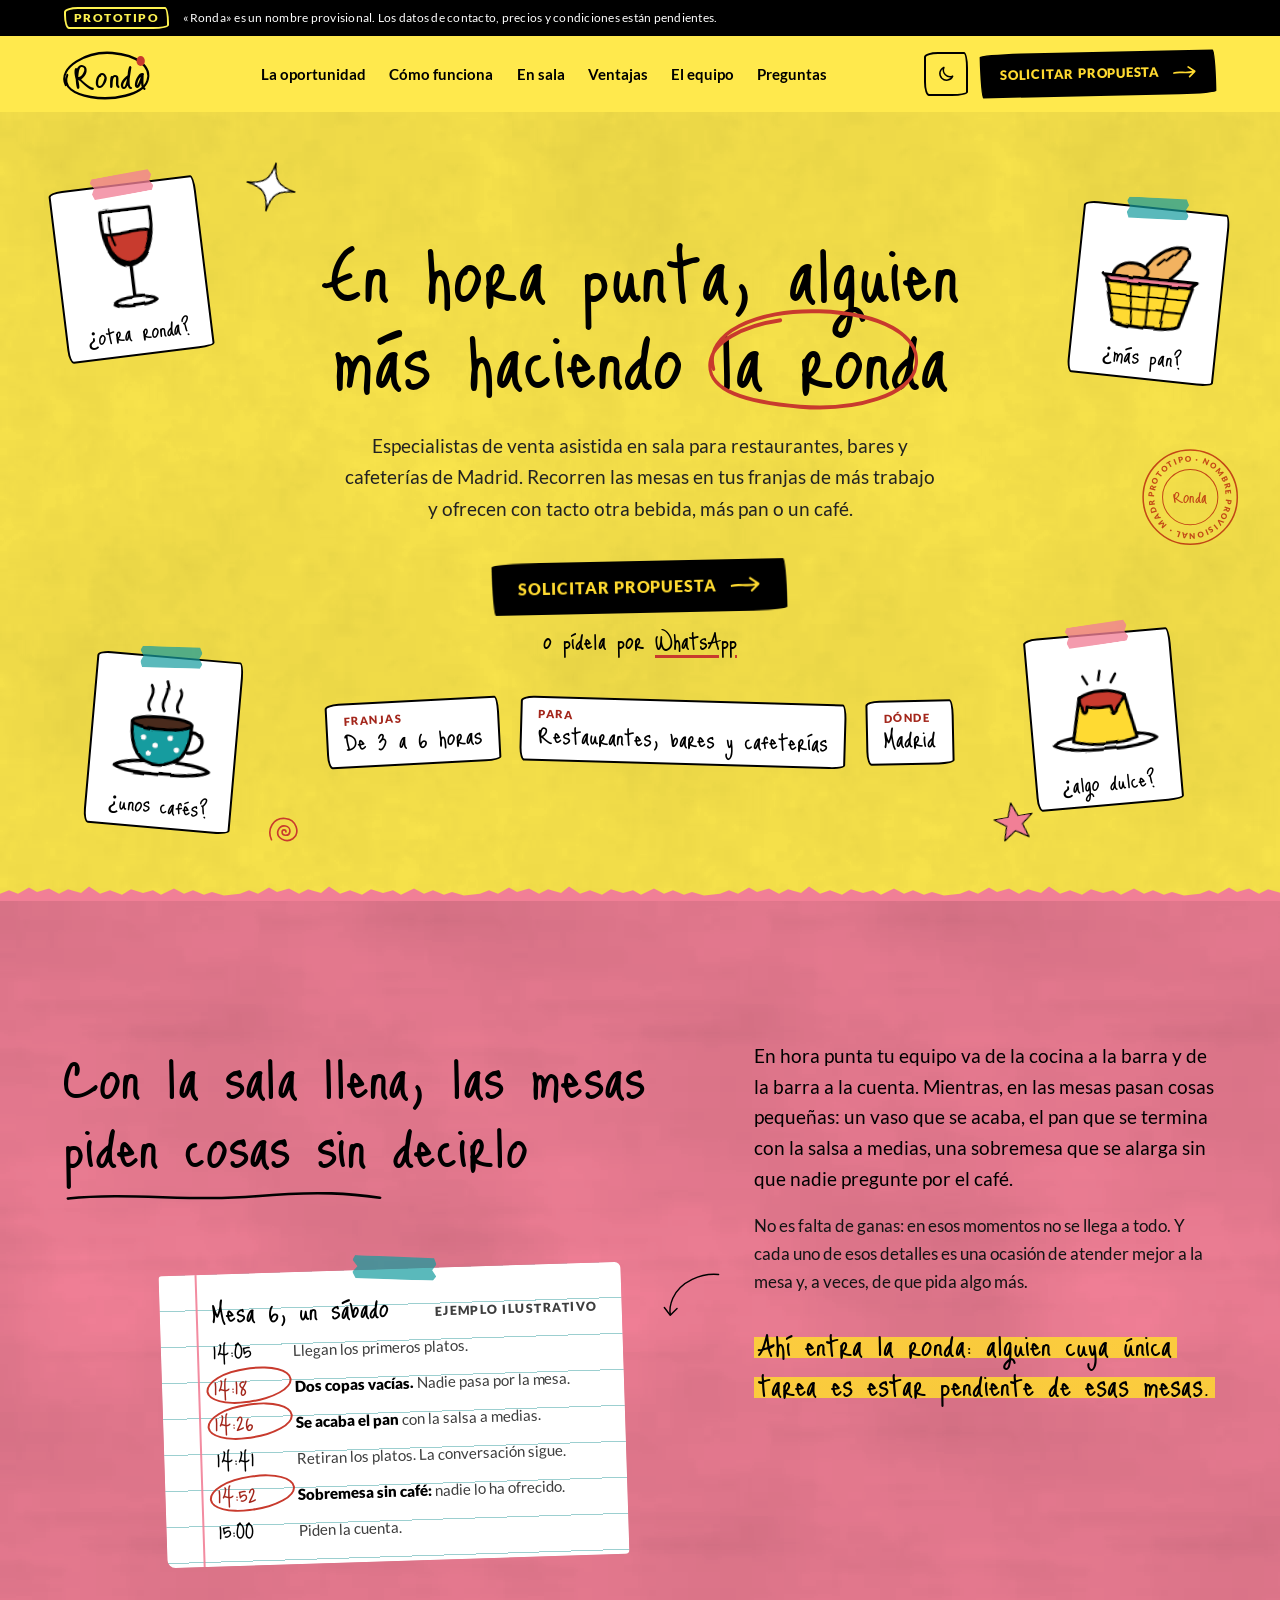
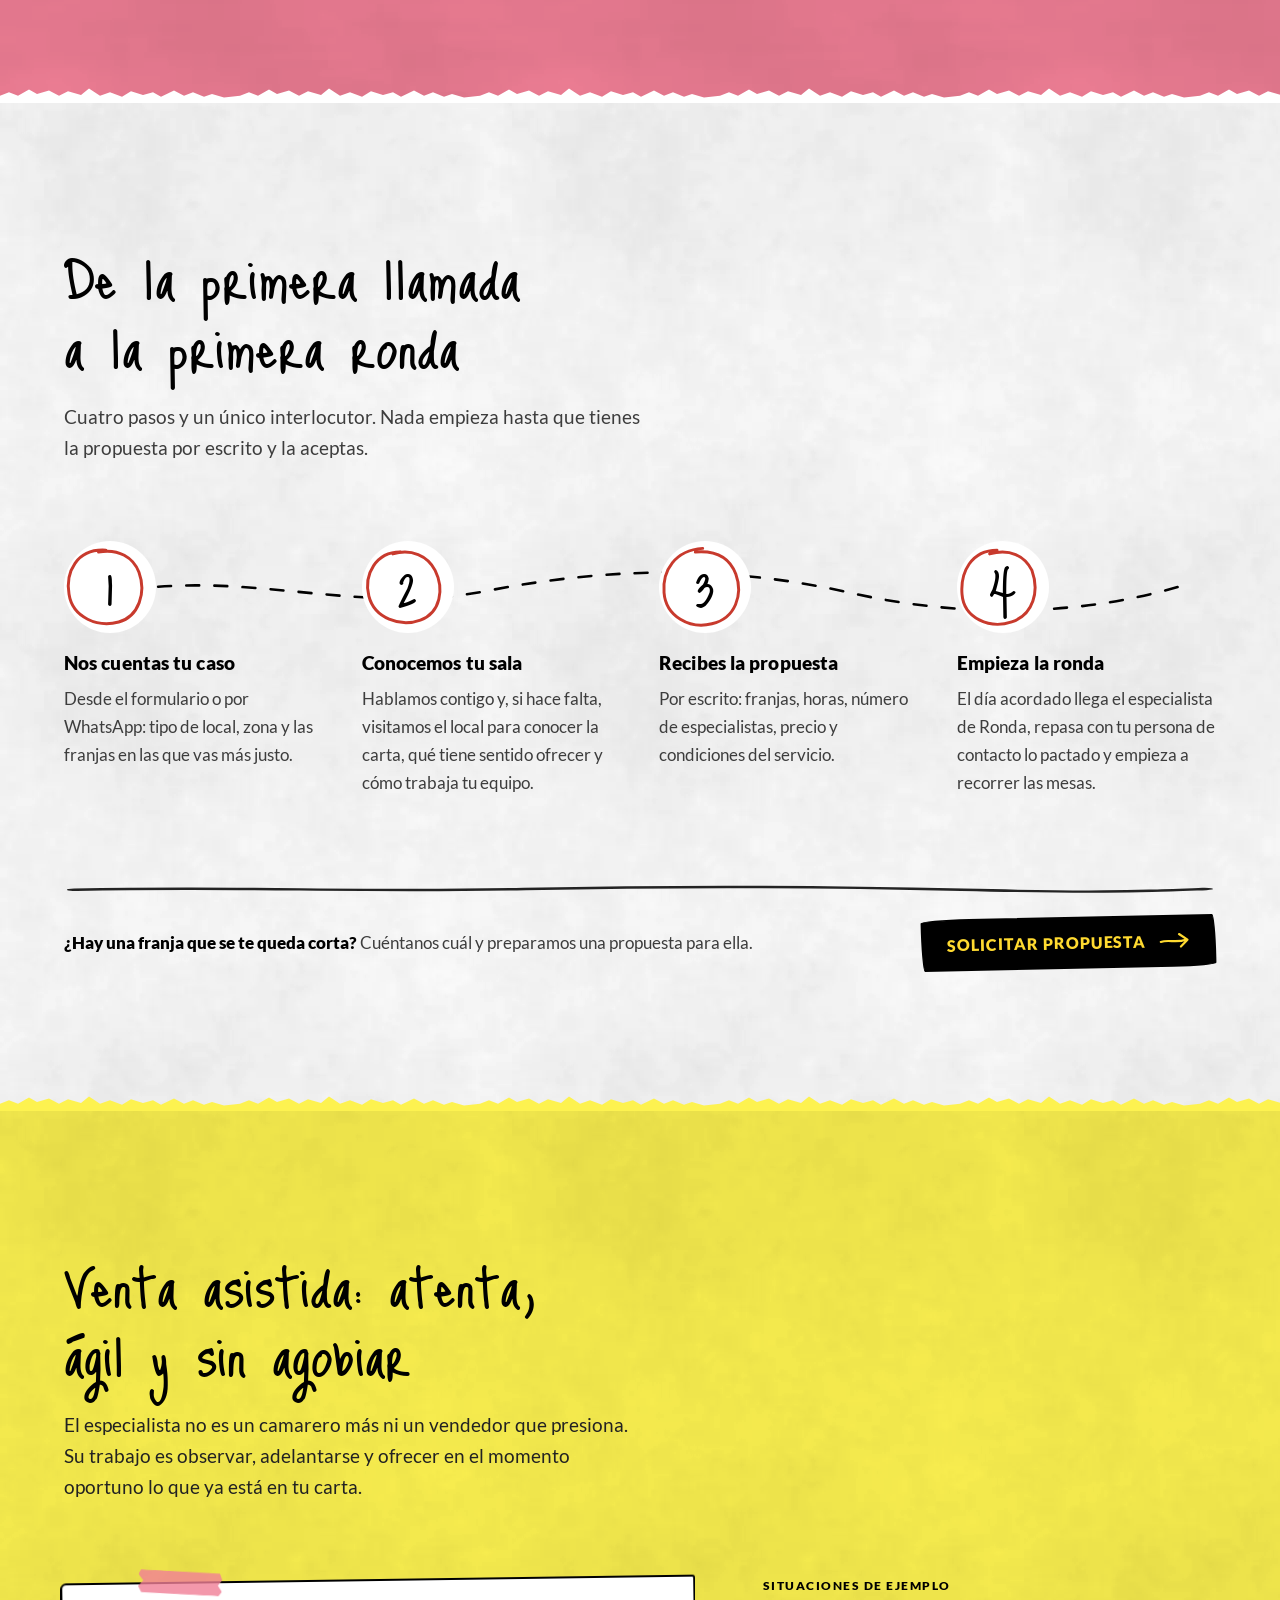
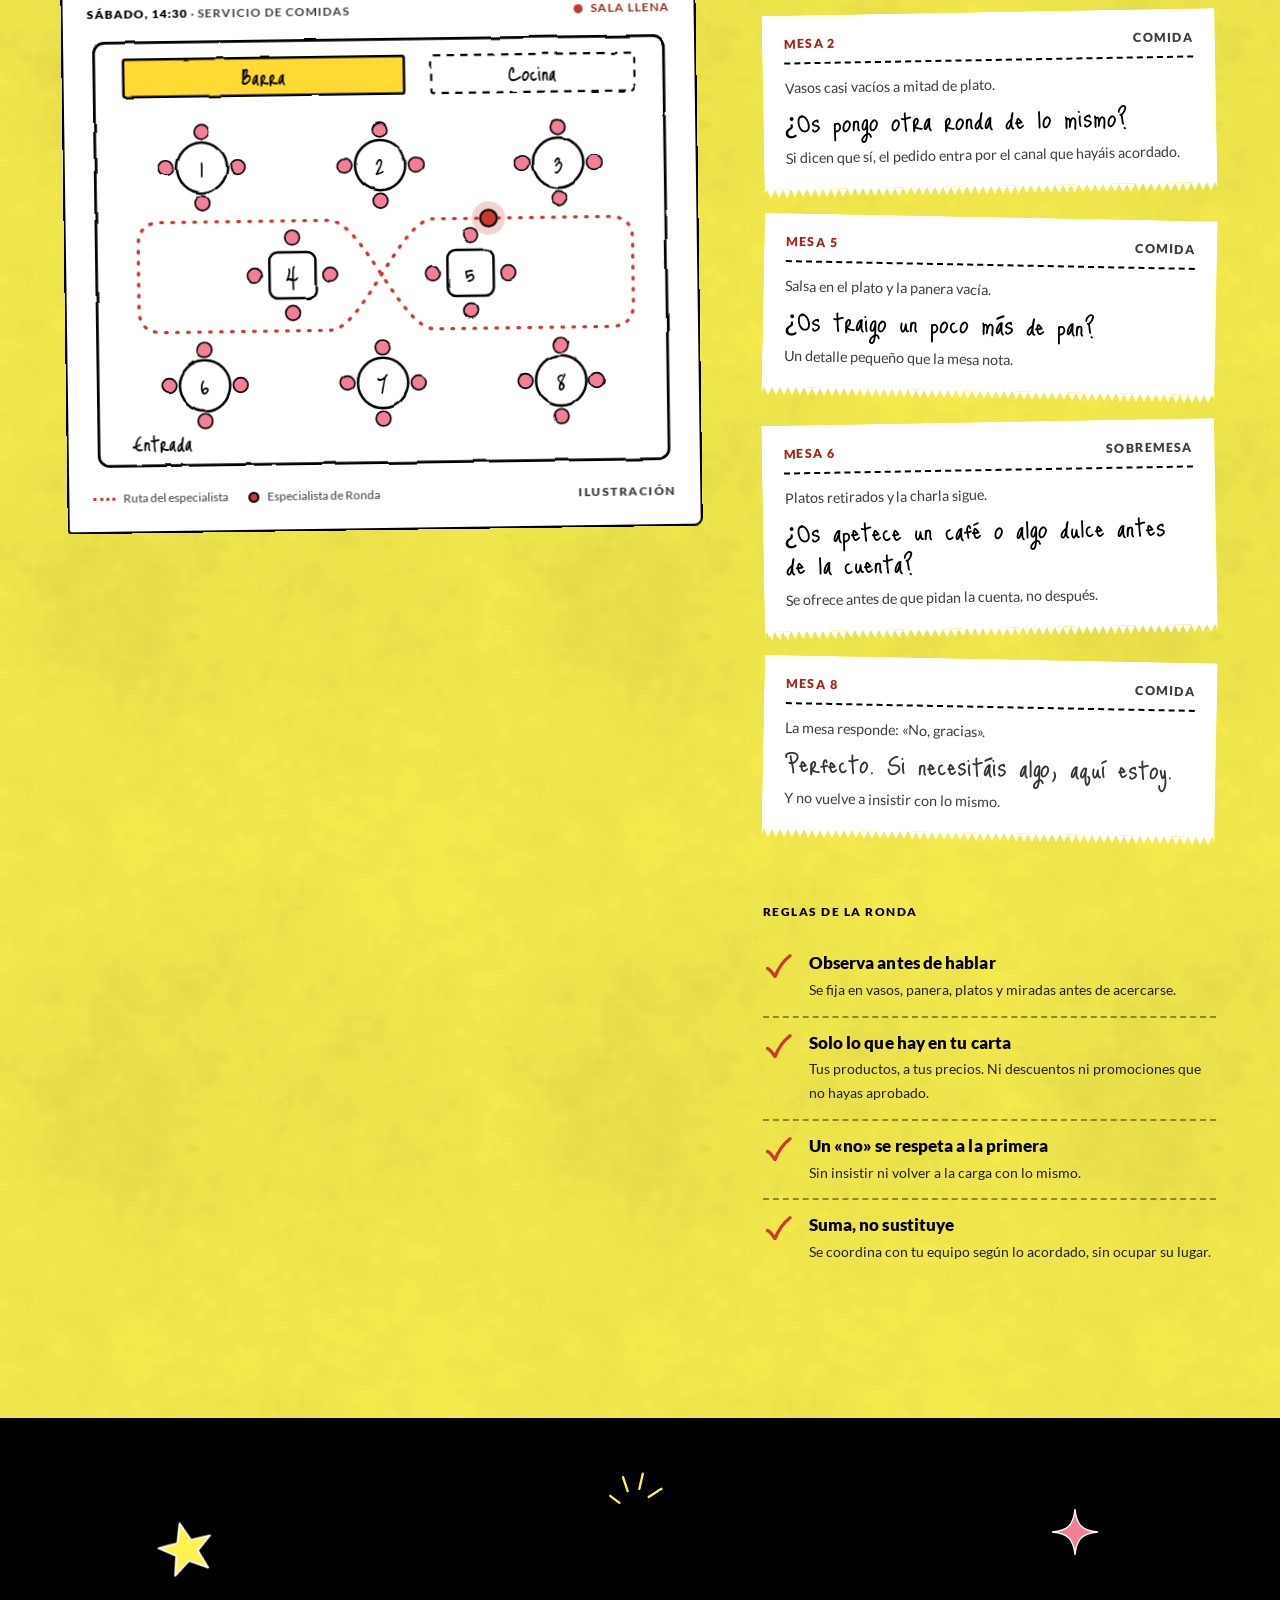
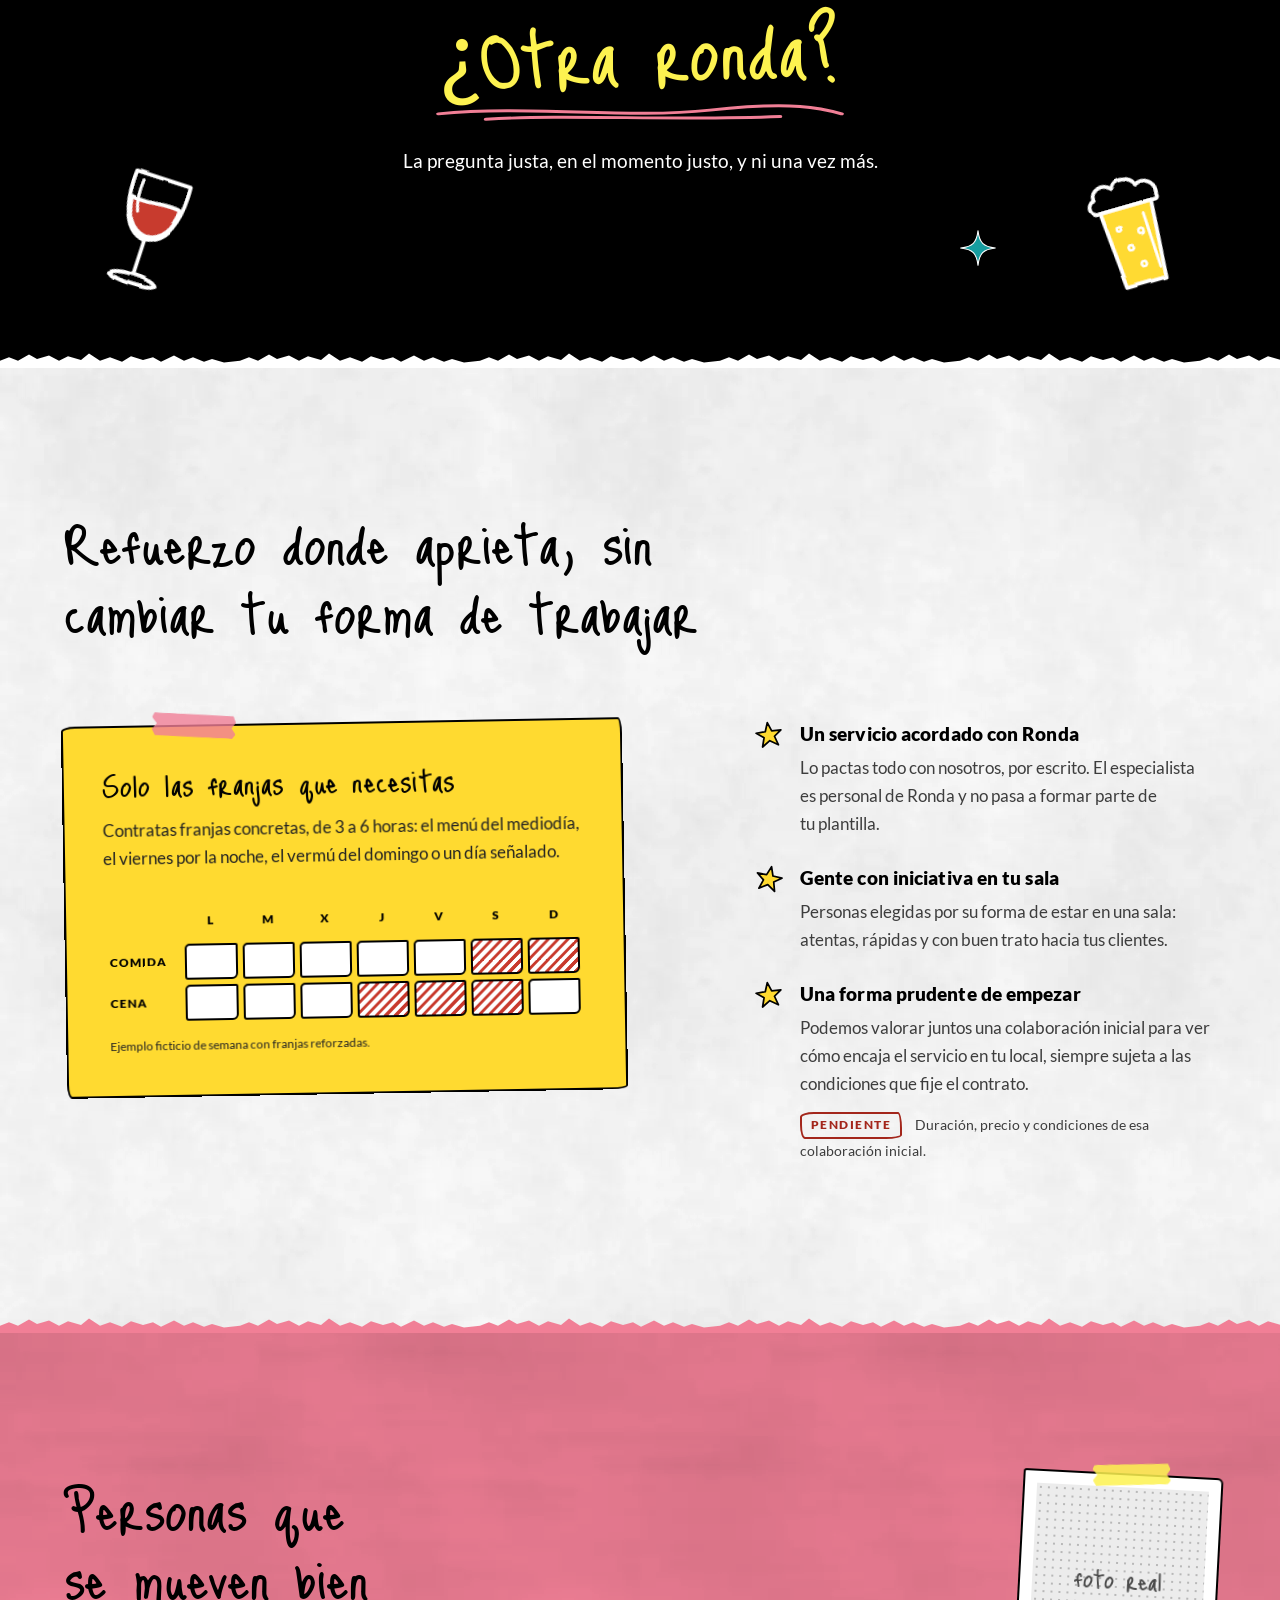
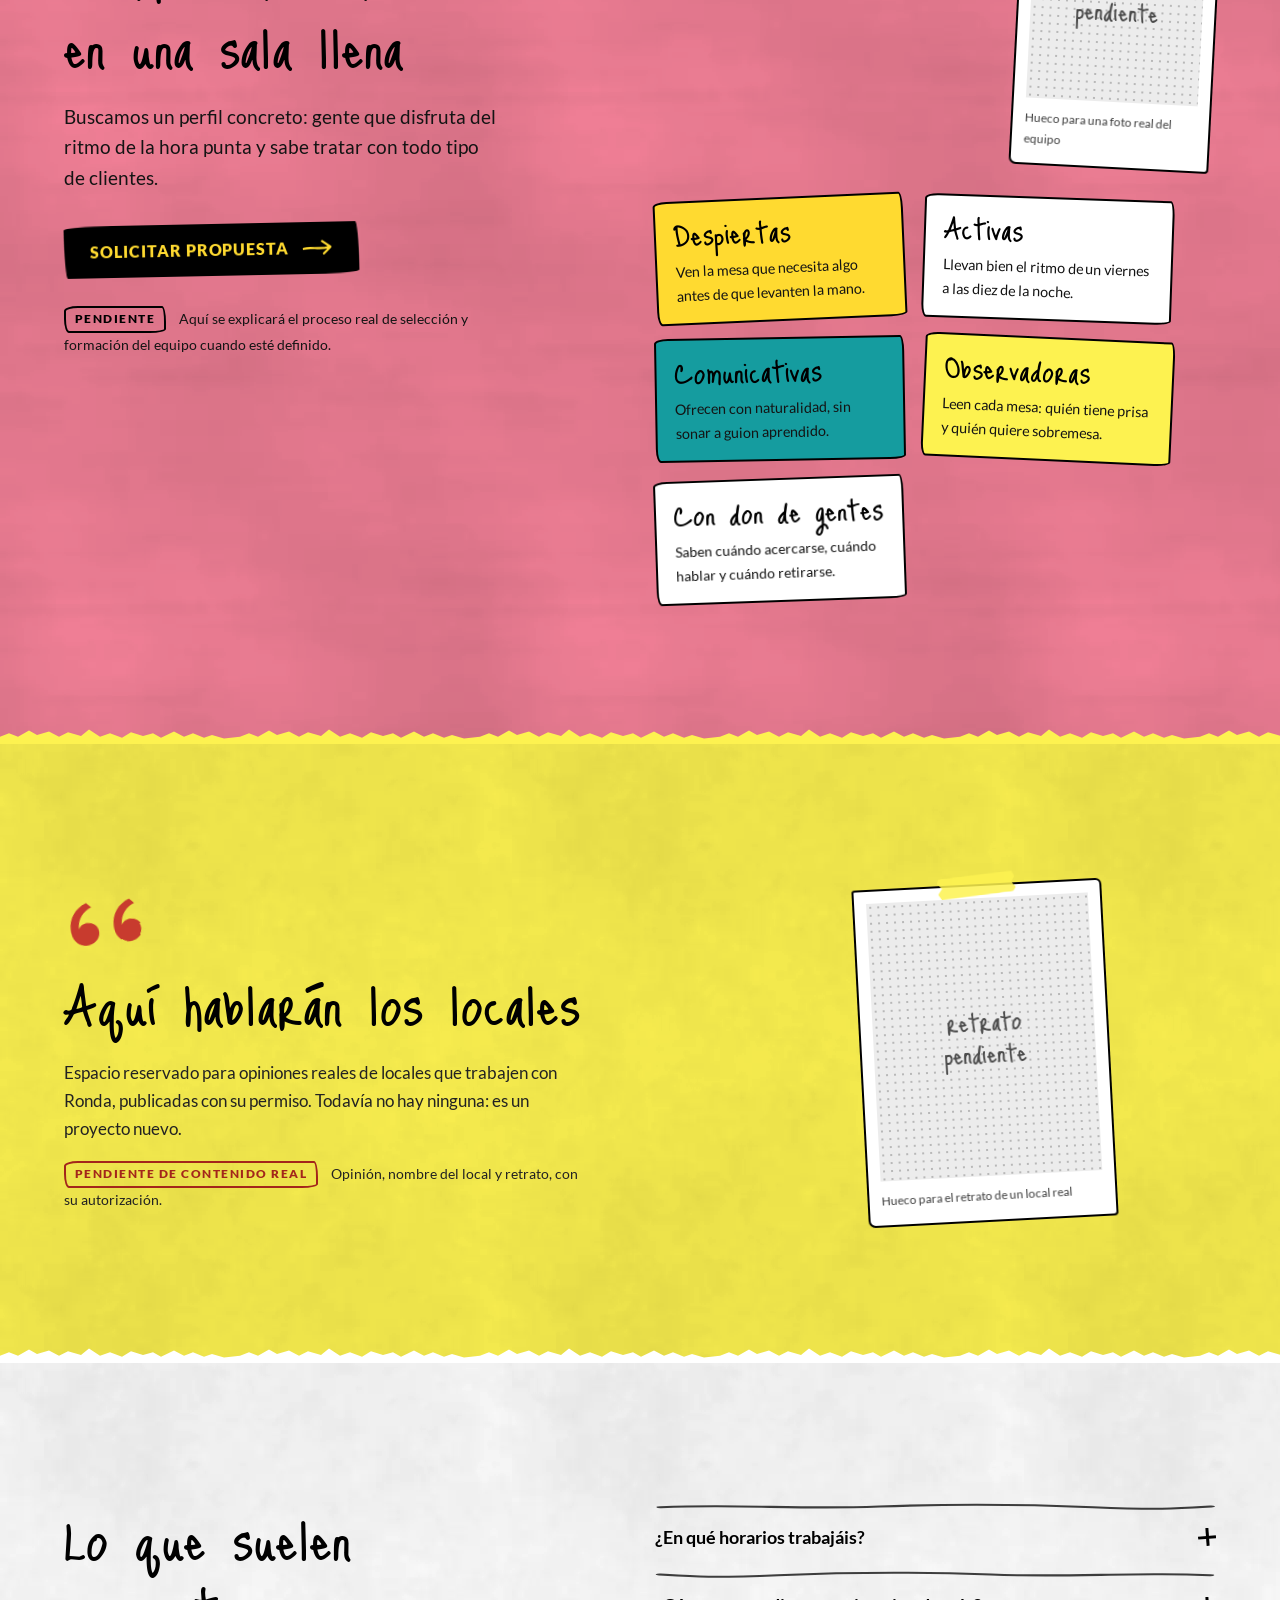
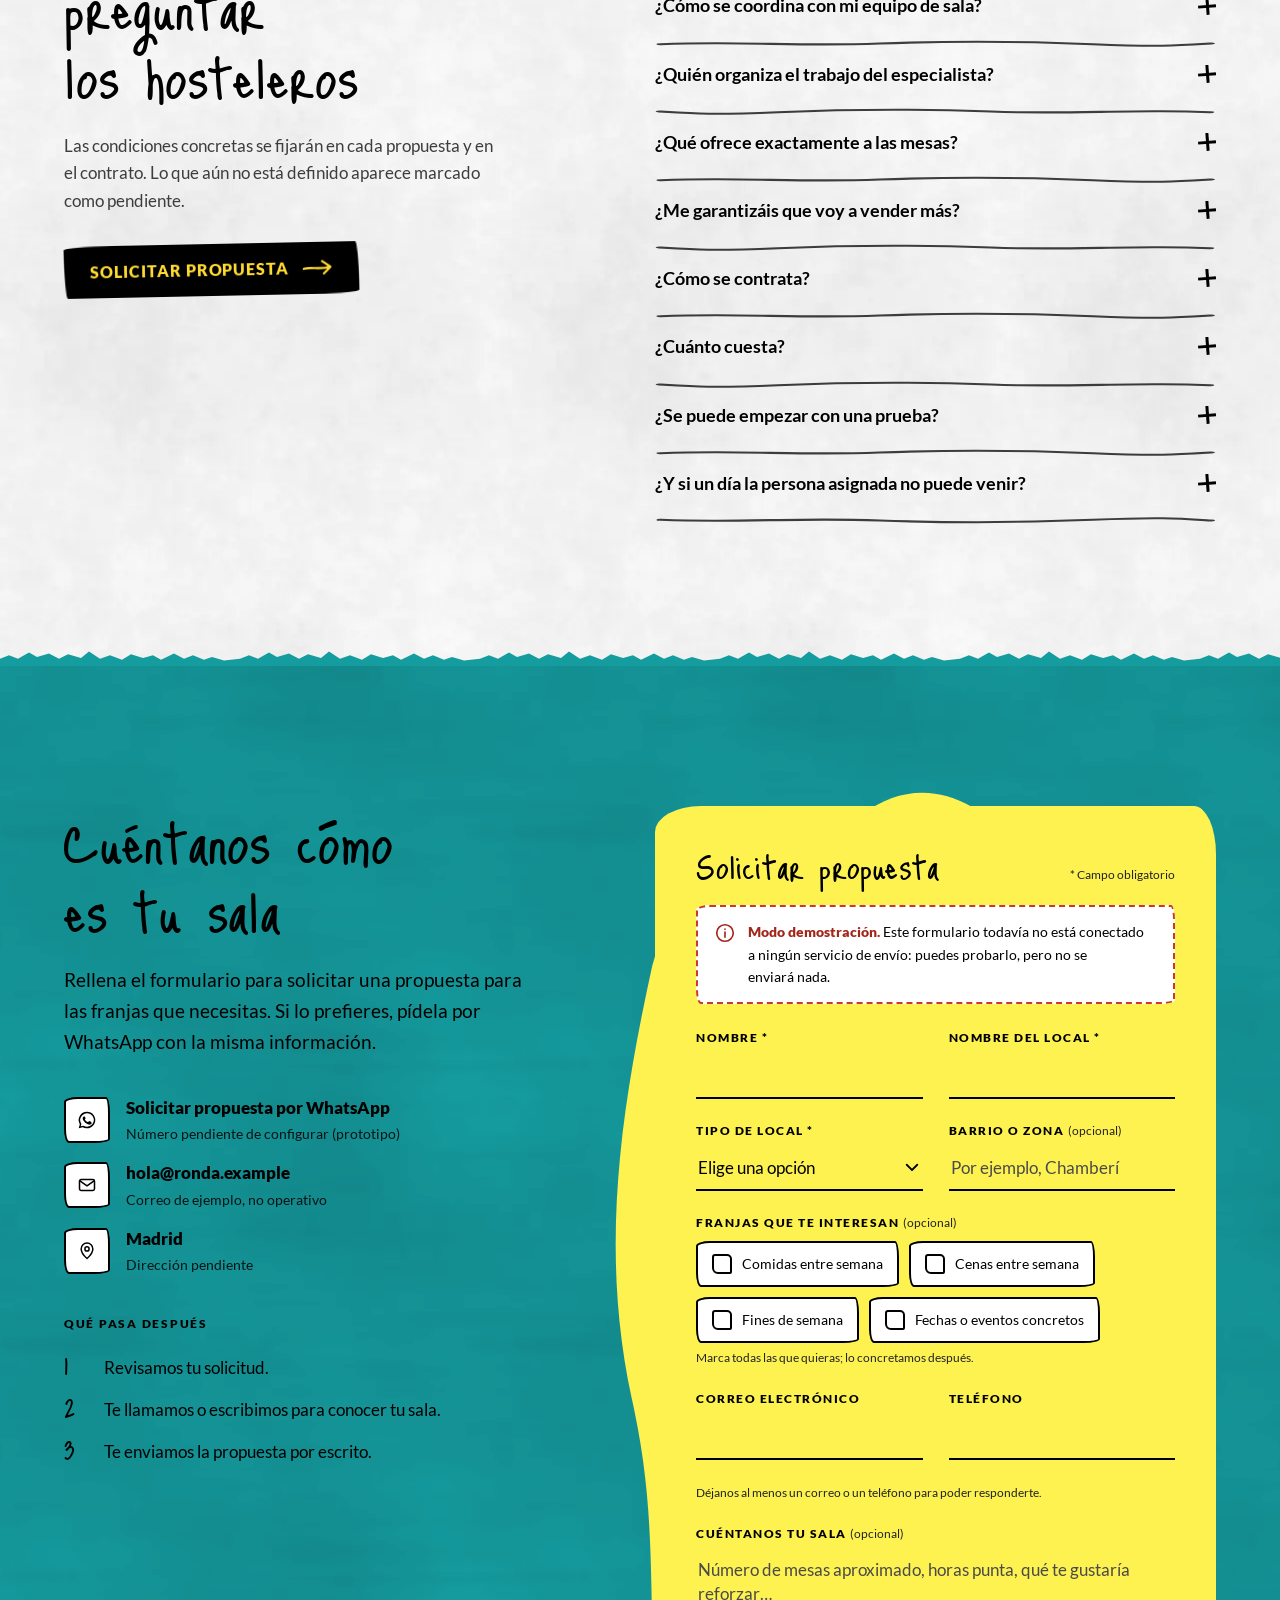
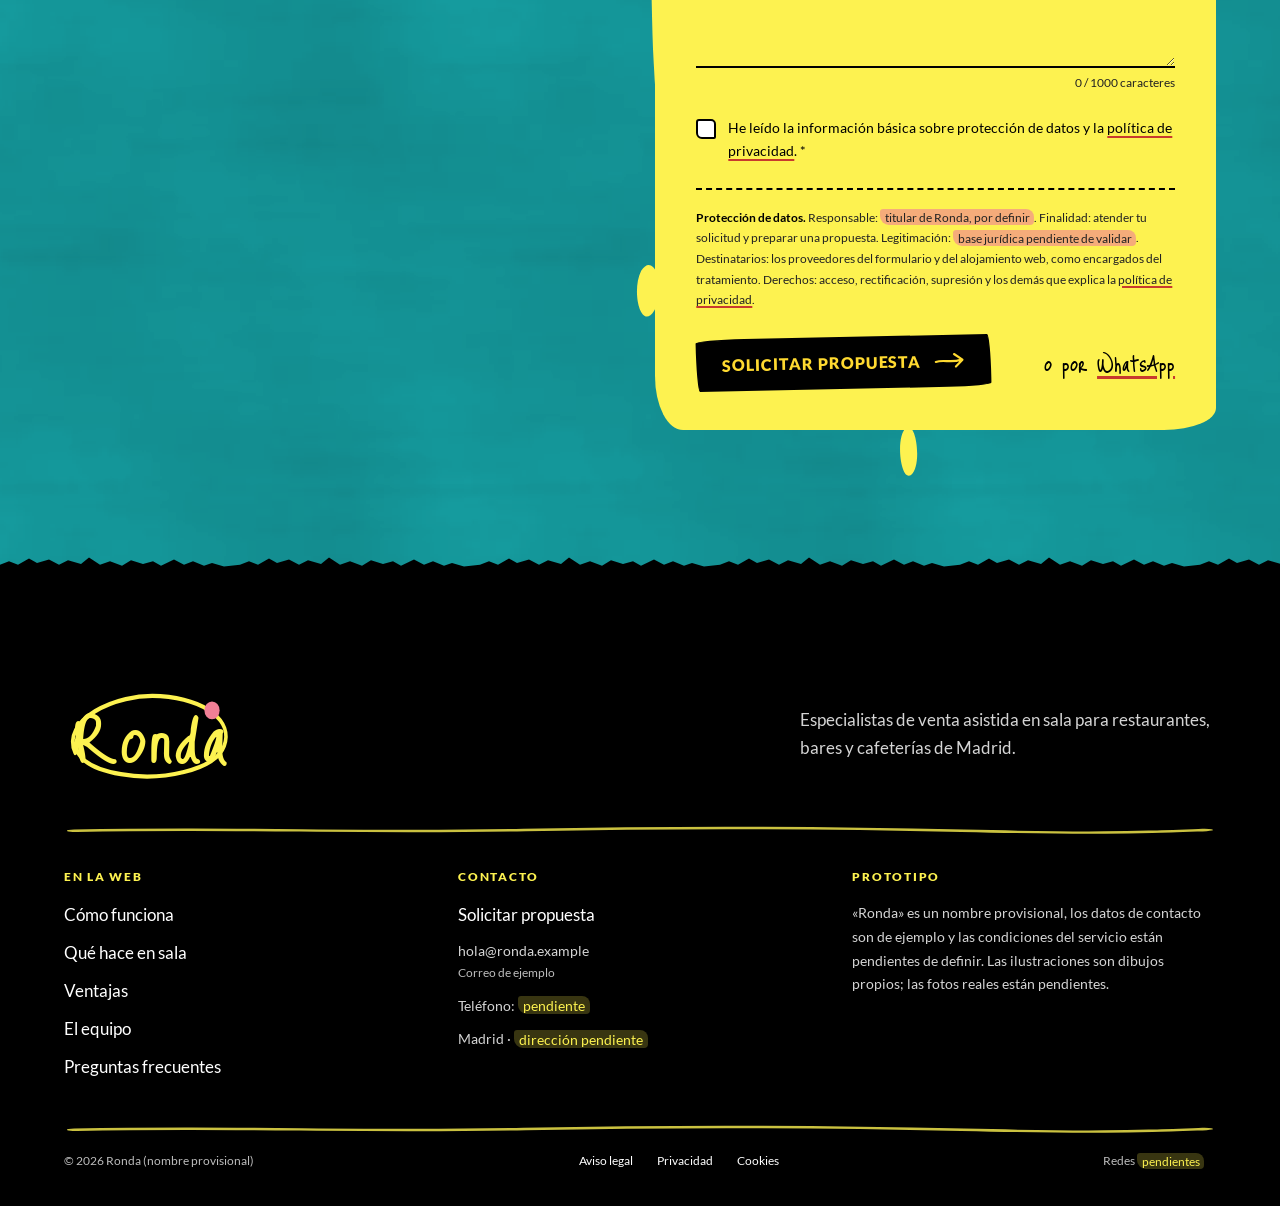
<file: index.html>
<!doctype html>
<html lang="es">
<head>
<meta charset="utf-8">
<meta name="viewport" content="width=device-width, initial-scale=1, viewport-fit=cover">
<title>Ronda | Refuerzo de sala y venta asistida para hostelería en Madrid</title>
<meta name="description" content="Especialistas de venta asistida en sala para restaurantes, bares y cafeterías de Madrid, en franjas de 3 a 6 horas: atentos a cada mesa en tus horas punta.">
<link rel="canonical" href="https://ronda.example/">
<meta name="theme-color" content="#FFE94D">
<meta name="color-scheme" content="light dark">
<meta property="og:type" content="website">
<meta property="og:locale" content="es_ES">
<meta property="og:site_name" content="Ronda">
<meta property="og:title" content="Ronda | Refuerzo de sala y venta asistida para hostelería en Madrid">
<meta property="og:description" content="Especialistas de venta asistida en sala para restaurantes, bares y cafeterías de Madrid, en franjas de 3 a 6 horas.">
<meta property="og:url" content="https://ronda.example/">
<meta property="og:image" content="https://ronda.example/assets/img/og-ronda.png">
<meta property="og:image:width" content="1200">
<meta property="og:image:height" content="630">
<meta property="og:image:alt" content="Ronda, venta asistida en sala: cartel amarillo con el titular «En hora punta, alguien más haciendo la ronda» escrito a mano">
<meta name="twitter:card" content="summary_large_image">
<link rel="icon" href="favicon.svg" type="image/svg+xml">
<link rel="icon" href="favicon.ico" sizes="32x32">
<link rel="apple-touch-icon" href="apple-touch-icon.png">
<link rel="manifest" href="site.webmanifest">
<link rel="preload" href="assets/fonts/just-me-again-down-here-latin-400-normal.woff2" as="font" type="font/woff2" crossorigin>
<link rel="preload" href="assets/fonts/lato-latin-400-normal.woff2" as="font" type="font/woff2" crossorigin>
<link rel="stylesheet" href="assets/css/site.css">
<script src="assets/js/tema.js"></script>
<script type="application/ld+json">{"@context":"https://schema.org","@graph":[{"@type":"Organization","@id":"https://ronda.example/#organizacion","name":"Ronda","alternateName":"Ronda, venta asistida en sala","url":"https://ronda.example/","logo":"https://ronda.example/assets/img/icono-512.png","description":"Empresa de Madrid que ofrece especialistas de venta asistida en sala para restaurantes, bares y otros negocios de hostelería en franjas de alta demanda.","areaServed":{"@type":"City","name":"Madrid"}},{"@type":"Service","@id":"https://ronda.example/#servicio","name":"Refuerzo de sala con venta asistida","serviceType":"Personal de sala para hostelería: venta asistida en mesa","description":"Especialistas de venta asistida en sala que, durante franjas de 3 a 6 horas, recorren las mesas, detectan necesidades y ofrecen productos de la carta del local con tacto.","provider":{"@id":"https://ronda.example/#organizacion"},"areaServed":{"@type":"City","name":"Madrid"},"audience":{"@type":"BusinessAudience","audienceType":"Restaurantes, bares, cafeterías y otros negocios de hostelería"}},{"@type":"WebSite","@id":"https://ronda.example/#web","url":"https://ronda.example/","name":"Ronda","inLanguage":"es-ES","publisher":{"@id":"https://ronda.example/#organizacion"}}]}</script>
</head>
<body class="con-portada">
<svg class="sprite" xmlns="http://www.w3.org/2000/svg" aria-hidden="true" focusable="false">
  <defs>
    <!-- Trazo de rotulador: desplaza un poco los contornos para que no parezcan de regla -->
    <filter id="rotulador" x="-5%" y="-5%" width="110%" height="110%">
      <feTurbulence type="fractalNoise" baseFrequency="0.035" numOctaves="2" seed="4" result="ruido"/>
      <feDisplacementMap in="SourceGraphic" in2="ruido" scale="2.6" xChannelSelector="R" yChannelSelector="G"/>
    </filter>
  </defs>
  <symbol id="i-copa" viewBox="0 0 120 120">
    <g filter="url(#rotulador)" fill="none" stroke="currentColor" stroke-width="3.2" stroke-linecap="round" stroke-linejoin="round">
      <path style="fill:var(--ilu-papel)" d="M36 14 H84 C86 44 78 66 60 68 C42 66 34 44 36 14 Z"/>
      <path style="fill:var(--ilu-rojo)" d="M38.6 36 C50 40 70 32 81.4 36 C80 54 72 64 60 65.6 C48 64 40 54 38.6 36 Z"/>
      <path d="M60 68 V100"/>
      <path style="fill:var(--ilu-papel)" d="M40 104 C46 98 74 98 80 104 C74 109 46 109 40 104 Z"/>
      <path d="M44 20 C43 30 44 40 47 47" stroke-width="2.4"/>
    </g>
  </symbol>
  <symbol id="i-cana" viewBox="0 0 120 120">
    <g filter="url(#rotulador)" fill="none" stroke="currentColor" stroke-width="3.2" stroke-linecap="round" stroke-linejoin="round">
      <path style="fill:var(--ilu-amarillo)" d="M37 32 L83 32 L77 106 L43 106 Z"/>
      <path style="fill:var(--ilu-papel)" d="M32 36 C29 25 40 18 47 23 C50 14 63 13 67 21 C73 14 86 17 85 27 C93 29 91 41 83 39 L38 39 C33 40 31 39 32 36 Z"/>
      <circle cx="53" cy="62" r="2.2" stroke-width="2"/><circle cx="65" cy="74" r="2.2" stroke-width="2"/><circle cx="58" cy="90" r="2.2" stroke-width="2"/><circle cx="70" cy="56" r="1.8" stroke-width="2"/>
      <path d="M47 48 L45 96" stroke-width="2.4"/>
    </g>
  </symbol>
  <symbol id="i-panera" viewBox="0 0 120 120">
    <g filter="url(#rotulador)" fill="none" stroke="currentColor" stroke-width="3.2" stroke-linecap="round" stroke-linejoin="round">
      <path style="fill:var(--ilu-pan)" d="M50 60 C55 37 78 22 93 26 C101 30 92 47 75 60 Z"/>
      <path d="M66 44 l6 -6 M74 39 l6 -6 M82 33 l5 -5" stroke-width="2.4"/>
      <path style="fill:var(--ilu-pan)" d="M24 62 C21 46 44 39 57 50 C60 58 48 64 24 62 Z"/>
      <path style="fill:var(--ilu-rosa)" d="M14 58 L106 58 L92 70 L28 70 Z"/>
      <path style="fill:var(--ilu-amarillo)" d="M18 64 H102 L92 102 C86 108 34 108 28 102 Z"/>
      <path d="M23 76 H97 M26 89 H94 M42 66 L46 104 M60 66 V106 M78 66 L74 104" stroke-width="2"/>
    </g>
  </symbol>
  <symbol id="i-cafe" viewBox="0 0 120 120">
    <g filter="url(#rotulador)" fill="none" stroke="currentColor" stroke-width="3.2" stroke-linecap="round" stroke-linejoin="round">
      <path style="fill:var(--ilu-papel)" d="M14 98 C26 89 94 89 106 98 C94 106 26 106 14 98 Z"/>
      <path style="fill:var(--ilu-turquesa)" d="M28 54 H86 C86 82 76 95 57 95 C38 95 28 82 28 54 Z"/>
      <path d="M86 61 C101 59 102 80 84 81"/>
      <ellipse style="fill:var(--ilu-cafe)" cx="57" cy="54" rx="29" ry="6"/>
      <path d="M44 42 C38 34 50 28 44 18 M58 42 C52 32 64 26 58 13 M72 42 C66 34 78 28 72 20" stroke-width="2.6"/>
      <path style="stroke:var(--ilu-papel)" d="M40 68 h0.1 M52 75 h0.1 M66 68 h0.1 M73 79 h0.1 M46 84 h0.1" stroke-width="5"/>
    </g>
  </symbol>
  <symbol id="i-flan" viewBox="0 0 120 120">
    <g filter="url(#rotulador)" fill="none" stroke="currentColor" stroke-width="3.2" stroke-linecap="round" stroke-linejoin="round">
      <path style="fill:var(--ilu-papel)" d="M10 94 C22 84 98 84 110 94 C98 104 22 104 10 94 Z"/>
      <path style="fill:var(--ilu-amarillo)" d="M29 92 L38 50 C50 45 70 45 82 50 L91 92 C72 98 48 98 29 92 Z"/>
      <path style="fill:var(--ilu-rojo)" d="M38 50 C50 43 70 43 82 50 C81 57 72 59 72 66 C70 70 68 66 67 60 C58 61 50 61 45 59 C44 66 40 66 40 58 C38 56 38 53 38 50 Z"/>
      <path d="M58 34 l2 -9 M70 37 l5 -8 M47 37 l-4 -8" stroke-width="2.4"/>
    </g>
  </symbol>
  <symbol id="i-estrella" viewBox="0 0 120 120">
    <path filter="url(#rotulador)" style="fill:var(--ilu-estrella)" stroke="currentColor" stroke-width="3.2" stroke-linejoin="round" d="M60 10 L73 45 L110 46 L81 68 L92 104 L60 83 L28 104 L39 68 L10 46 L47 45 Z"/>
  </symbol>
  <symbol id="i-destello" viewBox="0 0 120 120">
    <path filter="url(#rotulador)" style="fill:var(--ilu-estrella)" stroke="currentColor" stroke-width="3.2" stroke-linejoin="round" d="M60 8 C64 44 76 56 112 60 C76 64 64 76 60 112 C56 76 44 64 8 60 C44 56 56 44 60 8 Z"/>
  </symbol>
  <symbol id="i-rayitas" viewBox="0 0 120 120">
    <path filter="url(#rotulador)" fill="none" stroke="currentColor" stroke-width="4" stroke-linecap="round" d="M30 70 L14 58 M44 50 L36 26 M64 46 L70 20 M80 60 L102 46"/>
  </symbol>
  <symbol id="i-espiral" viewBox="0 0 120 120">
    <path filter="url(#rotulador)" fill="none" stroke="currentColor" stroke-width="3.4" stroke-linecap="round" d="M62 60 C62 54 54 54 54 60 C54 68 68 70 70 60 C72 46 52 42 46 56 C40 72 62 84 76 74 C92 62 84 34 60 32 C36 30 22 54 32 76"/>
  </symbol>
  <symbol id="i-check" viewBox="0 0 40 40">
    <path filter="url(#rotulador)" fill="none" stroke="currentColor" stroke-width="4.4" stroke-linecap="round" stroke-linejoin="round" d="M6 22 C10 24 13 28 16 33 C21 20 27 12 36 5"/>
  </symbol>
  <symbol id="i-mancha" viewBox="0 0 400 400" preserveAspectRatio="none">
    <path style="fill:var(--ilu-mancha)" d="M58 62 C92 18 168 34 212 20 C272 2 344 26 366 78 C388 132 352 164 376 214 C398 264 366 334 304 352 C252 368 222 352 180 370 C128 392 68 362 46 312 C26 262 50 236 30 190 C12 146 30 106 58 62 Z M384 92 C394 88 398 100 390 104 C382 108 376 96 384 92 Z M22 330 C32 324 40 336 30 342 C20 348 14 336 22 330 Z M206 380 C214 378 216 392 208 394 C200 396 198 382 206 380 Z"/>
  </symbol>
</svg>
<a class="saltar" href="#contenido">Saltar al contenido</a>

<aside class="proto-barra" aria-label="Aviso de prototipo"><div class="wrap"><span class="tag">Prototipo</span><span>«Ronda» es un nombre provisional. Los datos de contacto, precios y condiciones están pendientes.</span></div></aside>

<header class="cab" id="cabecera">
  <div class="wrap cab-in">
    <a class="marca" href="index.html" aria-label="Ronda, nombre provisional. Ir al inicio">
      <span class="marca-txt">Ronda</span>
      <svg class="marca-lazo" viewBox="0 0 120 60" preserveAspectRatio="none" aria-hidden="true"><path d="M14 40 C4 22 40 6 70 8 C100 10 118 22 112 36 C106 50 70 56 44 52 C24 49 10 42 16 30" fill="none" stroke="currentColor" stroke-width="2.4" stroke-linecap="round"/><circle class="marca-punto" cx="104" cy="16" r="5"/></svg>
    </a>
    <nav class="menu" id="menu" aria-label="Principal">
      <ul class="menu-lista">
        <li><a href="#oportunidad">La oportunidad</a></li>
        <li><a href="#como-funciona">Cómo funciona</a></li>
        <li><a href="#en-sala">En sala</a></li>
        <li><a href="#ventajas">Ventajas</a></li>
        <li><a href="#equipo">El equipo</a></li>
        <li><a href="#preguntas">Preguntas</a></li>
        <li class="menu-cta"><a href="#contacto">Solicitar propuesta</a></li>
      </ul>
    </nav>
    <div class="cab-acciones">
      <button class="btn-icono btn-tema" type="button" aria-pressed="false" aria-label="Cambiar a modo noche"><svg class="icono luna" viewBox="0 0 24 24" fill="none" stroke="currentColor" stroke-width="1.8" stroke-linecap="round" stroke-linejoin="round" aria-hidden="true"><path d="M20 14.5A8 8 0 0 1 9.5 4a8 8 0 1 0 10.5 10.5Z"/></svg><svg class="icono sol" viewBox="0 0 24 24" fill="none" stroke="currentColor" stroke-width="1.8" stroke-linecap="round" aria-hidden="true"><circle cx="12" cy="12" r="4"/><path d="M12 2v2M12 20v2M2 12h2M20 12h2M4.9 4.9l1.4 1.4M17.7 17.7l1.4 1.4M4.9 19.1l1.4-1.4M17.7 6.3l1.4-1.4"/></svg></button>
      <a class="cta cta-cab" href="#contacto"><span class="cta-txt">Solicitar propuesta</span><svg class="cta-flecha" viewBox="0 0 40 24" aria-hidden="true"><path d="M3 13 C12 10 22 15 33 11 M25 4 L35 11 L27 19" fill="none" stroke="currentColor" stroke-width="2.6" stroke-linecap="round" stroke-linejoin="round"/></svg></a>
      <button class="btn-menu" type="button" aria-expanded="false" aria-controls="menu"><span class="hamb" aria-hidden="true"><i></i><i></i><i></i></span><span class="btn-menu-txt">Menú</span></button>
    </div>
  </div>
  <svg class="cab-borde" viewBox="0 0 1200 12" preserveAspectRatio="none" aria-hidden="true"><path d="M0 6 C60 2 120 10 200 6 S330 2 420 7 S560 11 640 5 S790 1 880 6 S1040 10 1110 5 S1180 4 1200 6" fill="none" stroke="currentColor" stroke-width="2.4" stroke-linecap="round"/></svg>
  <div class="progreso" aria-hidden="true"><span></span></div>
</header>

<main id="contenido">

  <!-- Portada -->
  <section class="hero portada bloque amarillo-hero" id="inicio" aria-labelledby="titulo">
    <div class="hero-recortes" aria-hidden="true">
      <figure class="recorte r1"><svg viewBox="0 0 120 120"><use href="#i-copa"/></svg><span>¿otra ronda?</span></figure>
      <figure class="recorte r2"><svg viewBox="0 0 120 120"><use href="#i-panera"/></svg><span>¿más pan?</span></figure>
      <figure class="recorte r3"><svg viewBox="0 0 120 120"><use href="#i-cafe"/></svg><span>¿unos cafés?</span></figure>
      <figure class="recorte r4"><svg viewBox="0 0 120 120"><use href="#i-flan"/></svg><span>¿algo dulce?</span></figure>
      <svg class="garabato g1" viewBox="0 0 120 120"><use href="#i-destello"/></svg>
      <svg class="garabato g2" viewBox="0 0 120 120"><use href="#i-estrella"/></svg>
      <svg class="garabato g3" viewBox="0 0 120 120"><use href="#i-espiral"/></svg>
    </div>
    <div class="wrap hero-contenido">
      <h1 id="titulo" class="hero-titulo">En hora punta, alguien más haciendo <span class="rodeo">la ronda<svg class="rodeo-ovalo" viewBox="0 0 260 110" preserveAspectRatio="none" aria-hidden="true"><path class="trazo" pathLength="1" d="M20 64 C8 32 70 10 140 12 C212 14 254 34 250 60 C246 88 180 102 118 98 C58 94 12 84 16 58 C19 40 52 25 96 20"/></svg></span></h1>
      <p class="hero-entrada">Especialistas de venta asistida en sala para restaurantes, bares y cafeterías de Madrid. Recorren las mesas en tus franjas de más trabajo y ofrecen con tacto otra bebida, más pan o un café.</p>
      <div class="hero-acciones">
        <a class="cta" href="#contacto"><span class="cta-txt">Solicitar propuesta</span><svg class="cta-flecha" viewBox="0 0 40 24" aria-hidden="true"><path d="M3 13 C12 10 22 15 33 11 M25 4 L35 11 L27 19" fill="none" stroke="currentColor" stroke-width="2.6" stroke-linecap="round" stroke-linejoin="round"/></svg></a>
        <p class="nota-cta">o pídela por <a class="enlace" data-whatsapp href="#contacto">WhatsApp</a></p>
      </div>
      <dl class="hechos">
        <div class="pegatina p1"><dt>Franjas</dt><dd>De 3 a 6 horas</dd></div>
        <div class="pegatina p2"><dt>Para</dt><dd>Restaurantes, bares y cafeterías</dd></div>
        <div class="pegatina p3"><dt>Dónde</dt><dd>Madrid</dd></div>
      </dl>
    </div>
    <svg class="sello" viewBox="0 0 200 200" aria-hidden="true">
      <defs><path id="sello-circulo" d="M100,100 m-70,0 a70,70 0 1,1 140,0 a70,70 0 1,1 -140,0"/></defs>
      <g class="sello-giro">
        <circle cx="100" cy="100" r="92" fill="none" stroke="currentColor" stroke-width="3"/>
        <circle cx="100" cy="100" r="54" fill="none" stroke="currentColor" stroke-width="2"/>
        <text class="sello-texto"><textPath href="#sello-circulo" startOffset="0">PROTOTIPO · NOMBRE PROVISIONAL · MADRID ·</textPath></text>
      </g>
      <text class="sello-centro" x="100" y="112" text-anchor="middle">Ronda</text>
    </svg>
  </section>

  <!-- La oportunidad -->
  <section class="seccion bloque rosa" id="oportunidad" aria-labelledby="t-oportunidad">
    <div class="wrap oportunidad">
      <h2 id="t-oportunidad" class="oportunidad-titulo revelar">Con la sala llena, las mesas piden cosas sin decirlo<svg class="subrayado" viewBox="0 0 300 20" preserveAspectRatio="none" aria-hidden="true"><path class="trazo" pathLength="1" d="M4 12 C60 4 120 16 180 9 S270 6 296 11"/></svg></h2>
      <div class="oportunidad-texto revelar">
        <p class="intro">En hora punta tu equipo va de la cocina a la barra y de la barra a la cuenta. Mientras, en las mesas pasan cosas pequeñas: un vaso que se acaba, el pan que se termina con la salsa a medias, una sobremesa que se alarga sin que nadie pregunte por el café.</p>
        <p>No es falta de ganas: en esos momentos no se llega a todo. Y cada uno de esos detalles es una ocasión de atender mejor a la mesa y, a veces, de que pida algo más.</p>
        <p class="remate"><span>Ahí entra la ronda: alguien cuya única tarea es estar pendiente de esas mesas.</span></p>
      </div>
      <article class="mesa-tiempo papel bloc revelar" aria-labelledby="t-mesa6">
        <div class="mesa-tiempo-cab">
          <h3 id="t-mesa6">Mesa 6, un sábado</h3>
          <span class="etiqueta">Ejemplo ilustrativo</span>
        </div>
        <ol class="linea-tiempo">
          <li><time>14:05</time><p>Llegan los primeros platos.</p></li>
          <li class="ocasion"><time>14:18</time><p><b>Dos copas vacías.</b> Nadie pasa por la mesa.</p></li>
          <li class="ocasion"><time>14:26</time><p><b>Se acaba el pan</b> con la salsa a medias.</p></li>
          <li><time>14:41</time><p>Retiran los platos. La conversación sigue.</p></li>
          <li class="ocasion"><time>14:52</time><p><b>Sobremesa sin café:</b> nadie lo ha ofrecido.</p></li>
          <li><time>15:00</time><p>Piden la cuenta.</p></li>
        </ol>
      </article>
      <svg class="flecha-dibujada f-oportunidad revelar" viewBox="0 0 160 120" aria-hidden="true"><path class="trazo" pathLength="1" d="M150 14 C110 10 60 30 42 70 C36 84 34 96 36 108"/><path class="trazo" pathLength="1" d="M22 92 L36 110 L52 94"/></svg>
    </div>
  </section>

  <!-- Cómo funciona -->
  <section class="seccion bloque blanco" id="como-funciona" aria-labelledby="t-pasos">
    <div class="wrap">
      <div class="pasos-cabeza revelar">
        <h2 id="t-pasos">De la primera llamada a la primera ronda</h2>
        <p class="intro">Cuatro pasos y un único interlocutor. Nada empieza hasta que tienes la propuesta por escrito y la aceptas.</p>
      </div>
      <div class="pasos-camino">
        <svg class="camino" viewBox="0 0 1200 60" preserveAspectRatio="none" aria-hidden="true"><path class="trazo" pathLength="1" d="M40 34 C180 4 300 56 440 30 S700 6 820 32 S1060 54 1160 26"/></svg>
        <ol class="pasos revelar-grupo">
          <li class="paso"><span class="paso-n" aria-hidden="true">1<svg viewBox="0 0 100 100"><path class="trazo" pathLength="1" d="M52 10 C20 8 8 34 12 58 C16 84 44 94 66 88 C88 82 96 56 88 34 C82 18 66 8 44 12"/></svg></span><h3>Nos cuentas tu caso</h3><p>Desde el formulario o por WhatsApp: tipo de local, zona y las franjas en las que vas más justo.</p></li>
          <li class="paso"><span class="paso-n" aria-hidden="true">2<svg viewBox="0 0 100 100"><path class="trazo" pathLength="1" d="M48 12 C22 12 8 36 14 60 C20 84 48 94 70 86 C92 78 96 52 86 32 C78 16 60 8 40 14"/></svg></span><h3>Conocemos tu sala</h3><p>Hablamos contigo y, si hace falta, visitamos el local para conocer la carta, qué tiene sentido ofrecer y cómo trabaja tu equipo.</p></li>
          <li class="paso"><span class="paso-n" aria-hidden="true">3<svg viewBox="0 0 100 100"><path class="trazo" pathLength="1" d="M54 8 C24 10 10 32 12 56 C14 82 40 96 64 90 C90 84 98 58 90 36 C84 20 70 10 46 12"/></svg></span><h3>Recibes la propuesta</h3><p>Por escrito: franjas, horas, número de especialistas, precio y condiciones del servicio.</p></li>
          <li class="paso"><span class="paso-n" aria-hidden="true">4<svg viewBox="0 0 100 100"><path class="trazo" pathLength="1" d="M50 10 C22 10 10 34 12 58 C14 84 42 96 66 88 C90 80 96 54 88 32 C80 16 64 8 42 14"/></svg></span><h3>Empieza la ronda</h3><p>El día acordado llega el especialista de Ronda, repasa con tu persona de contacto lo pactado y empieza a recorrer las mesas.</p></li>
        </ol>
      </div>
      <div class="pasos-pie revelar">
        <p><b>¿Hay una franja que se te queda corta?</b> Cuéntanos cuál y preparamos una propuesta para ella.</p>
        <a class="cta" href="#contacto"><span class="cta-txt">Solicitar propuesta</span><svg class="cta-flecha" viewBox="0 0 40 24" aria-hidden="true"><path d="M3 13 C12 10 22 15 33 11 M25 4 L35 11 L27 19" fill="none" stroke="currentColor" stroke-width="2.6" stroke-linecap="round" stroke-linejoin="round"/></svg></a>
      </div>
    </div>
  </section>

  <!-- En sala -->
  <section class="seccion bloque amarillo" id="en-sala" aria-labelledby="t-sala">
    <div class="wrap">
      <div class="sala-cabeza revelar">
        <h2 id="t-sala">Venta asistida: atenta, ágil y sin agobiar</h2>
        <p class="intro">El especialista no es un camarero más ni un vendedor que presiona. Su trabajo es observar, adelantarse y ofrecer en el momento oportuno lo que ya está en tu carta.</p>
      </div>
      <div class="sala-grid">
        <figure class="plano papel revelar" aria-labelledby="plano-titulo">
          <div class="plano-cab">
            <span><b>Sábado, 14:30</b> · servicio de comidas</span>
            <span class="plano-estado"><span class="punto" aria-hidden="true"></span>Sala llena</span>
          </div>
          <svg viewBox="0 0 560 420" role="img" aria-labelledby="plano-titulo plano-desc">
            <title id="plano-titulo">Plano ilustrativo de una sala en hora punta</title>
            <desc id="plano-desc">Vista desde arriba de un comedor con barra, cocina y ocho mesas. Una línea discontinua dibuja la ruta que recorre el especialista entre todas las mesas. En cuatro de ellas aparece un bocadillo con lo que ofrece o le responden: «¿Otra ronda?», «¿Más pan?», «¿Unos cafés?» y «No, gracias».</desc>
            <rect class="p-suelo" x="8" y="8" width="544" height="404" rx="10"/>
            <rect class="p-barra" x="36" y="24" width="268" height="36" rx="2"/>
            <text class="p-barra-txt" x="170" y="42" text-anchor="middle" dominant-baseline="central">Barra</text>
            <rect class="p-zona" x="330" y="24" width="194" height="36" rx="2"/>
            <text class="p-zona-txt" x="427" y="42" text-anchor="middle" dominant-baseline="central">Cocina</text>
            <text class="p-txt" x="40" y="398">Entrada</text>
  
            <!-- Fila 1 -->
            <g class="p-mesa-g" data-mesa="m1"><circle class="p-silla" cx="76" cy="128" r="7"/><circle class="p-silla" cx="144" cy="128" r="7"/><circle class="p-silla" cx="110" cy="94" r="7"/><circle class="p-silla" cx="110" cy="162" r="7"/><circle class="p-mesa" cx="110" cy="128" r="24"/><text class="p-num" x="110" y="128">1</text></g>
            <g class="p-mesa-g" data-mesa="m2"><circle class="p-silla" cx="246" cy="128" r="7"/><circle class="p-silla" cx="314" cy="128" r="7"/><circle class="p-silla" cx="280" cy="94" r="7"/><circle class="p-silla" cx="280" cy="162" r="7"/><circle class="p-mesa" cx="280" cy="128" r="24"/><text class="p-num" x="280" y="128">2</text></g>
            <g class="p-mesa-g" data-mesa="m3"><circle class="p-silla" cx="416" cy="128" r="7"/><circle class="p-silla" cx="484" cy="128" r="7"/><circle class="p-silla" cx="450" cy="94" r="7"/><circle class="p-silla" cx="450" cy="162" r="7"/><circle class="p-mesa" cx="450" cy="128" r="24"/><text class="p-num" x="450" y="128">3</text></g>
            <!-- Fila 2 -->
            <g class="p-mesa-g" data-mesa="m4"><circle class="p-silla" cx="159" cy="232" r="7"/><circle class="p-silla" cx="231" cy="232" r="7"/><circle class="p-silla" cx="195" cy="196" r="7"/><circle class="p-silla" cx="195" cy="268" r="7"/><rect class="p-mesa" x="173" y="210" width="44" height="44" rx="8"/><text class="p-num" x="195" y="232">4</text></g>
            <g class="p-mesa-g" data-mesa="m5"><circle class="p-silla" cx="329" cy="232" r="7"/><circle class="p-silla" cx="401" cy="232" r="7"/><circle class="p-silla" cx="365" cy="196" r="7"/><circle class="p-silla" cx="365" cy="268" r="7"/><rect class="p-mesa" x="343" y="210" width="44" height="44" rx="8"/><text class="p-num" x="365" y="232">5</text></g>
            <!-- Fila 3 -->
            <g class="p-mesa-g" data-mesa="m6"><circle class="p-silla" cx="76" cy="336" r="7"/><circle class="p-silla" cx="144" cy="336" r="7"/><circle class="p-silla" cx="110" cy="302" r="7"/><circle class="p-silla" cx="110" cy="370" r="7"/><circle class="p-mesa" cx="110" cy="336" r="24"/><text class="p-num" x="110" y="336">6</text></g>
            <g class="p-mesa-g" data-mesa="m7"><circle class="p-silla" cx="246" cy="336" r="7"/><circle class="p-silla" cx="314" cy="336" r="7"/><circle class="p-silla" cx="280" cy="302" r="7"/><circle class="p-silla" cx="280" cy="370" r="7"/><circle class="p-mesa" cx="280" cy="336" r="24"/><text class="p-num" x="280" y="336">7</text></g>
            <g class="p-mesa-g" data-mesa="m8"><circle class="p-silla" cx="416" cy="336" r="7"/><circle class="p-silla" cx="484" cy="336" r="7"/><circle class="p-silla" cx="450" cy="302" r="7"/><circle class="p-silla" cx="450" cy="370" r="7"/><circle class="p-mesa" cx="450" cy="336" r="24"/><text class="p-num" x="450" y="336">8</text></g>
  
            <!-- Ruta del especialista -->
            <path id="ruta" class="p-ruta" d="M70 180H230C262 180 298 285 330 285H498Q520 285 520 263V202Q520 180 498 180H330C298 180 262 285 230 285H70Q48 285 48 263V202Q48 180 70 180Z"/>
  
            <!-- Bocadillos (orden de aparición calculado por cercanía a la ruta) -->
            <g class="p-bocadillo" data-mesa="m2" data-x="280" data-y="170"><rect x="221" y="60" width="118" height="31" rx="15.5"/><path d="M270 90l10 11 6-11z"/><text x="280" y="75.5" text-anchor="middle">¿Otra ronda?</text></g>
            <g class="p-bocadillo" data-mesa="m5" data-x="400" data-y="250"><rect x="412" y="202" width="98" height="31" rx="15.5"/><path d="M414 222l-10 8 14-2z"/><text x="461" y="217.5" text-anchor="middle">¿Más pan?</text></g>
            <g class="p-bocadillo" data-mesa="m6" data-x="130" data-y="290"><rect x="144" y="346" width="114" height="31" rx="15.5"/><path d="M152 350l-10-6 2 12z"/><text x="201" y="361.5" text-anchor="middle">¿Unos cafés?</text></g>
            <g class="p-bocadillo no" data-mesa="m8" data-x="470" data-y="290"><rect x="322" y="375" width="110" height="30" rx="15"/><path d="M426 381l14-8-4 12z"/><text x="377" y="390" text-anchor="middle">No, gracias</text></g>
  
            <!-- Especialista -->
            <g class="p-yo" id="yo" transform="translate(330 180)"><circle r="16"/><circle r="8"/></g>
          </svg>
          <ul class="plano-clave" aria-hidden="true">
            <li><span class="plano-dice-mesa">Mesa 2</span><span class="plano-dice-frase">¿Otra ronda?</span></li>
            <li><span class="plano-dice-mesa">Mesa 5</span><span class="plano-dice-frase">¿Más pan?</span></li>
            <li><span class="plano-dice-mesa">Mesa 6</span><span class="plano-dice-frase">¿Unos cafés?</span></li>
            <li><span class="plano-dice-mesa">Mesa 8</span><span class="plano-dice-frase">No, gracias</span></li>
          </ul>
          <p class="plano-dice vacio" aria-hidden="true"><span class="plano-dice-mesa"></span><span class="plano-dice-frase"></span></p>
          <figcaption>
            <span class="plano-leyenda"><span><i aria-hidden="true"></i>Ruta del especialista</span><span><i class="yo" aria-hidden="true"></i>Especialista de Ronda</span></span>
            <span class="etiqueta">Ilustración</span>
          </figcaption>
        </figure>
        <div class="comandas">
          <p class="etiqueta comandas-nota">Situaciones de ejemplo</p>
          <ol class="comandas-lista revelar-grupo">
            <li class="comanda papel">
              <p class="comanda-cab"><span>Mesa 2</span><span>Comida</span></p>
              <p class="situacion">Vasos casi vacíos a mitad de plato.</p>
              <blockquote>¿Os pongo otra ronda de lo mismo?</blockquote>
              <p class="resultado">Si dicen que sí, el pedido entra por el canal que hayáis acordado.</p>
            </li>
            <li class="comanda papel">
              <p class="comanda-cab"><span>Mesa 5</span><span>Comida</span></p>
              <p class="situacion">Salsa en el plato y la panera vacía.</p>
              <blockquote>¿Os traigo un poco más de pan?</blockquote>
              <p class="resultado">Un detalle pequeño que la mesa nota.</p>
            </li>
            <li class="comanda papel">
              <p class="comanda-cab"><span>Mesa 6</span><span>Sobremesa</span></p>
              <p class="situacion">Platos retirados y la charla sigue.</p>
              <blockquote>¿Os apetece un café o algo dulce antes de la cuenta?</blockquote>
              <p class="resultado">Se ofrece antes de que pidan la cuenta, no después.</p>
            </li>
            <li class="comanda papel no">
              <p class="comanda-cab"><span>Mesa 8</span><span>Comida</span></p>
              <p class="situacion">La mesa responde: «No, gracias».</p>
              <blockquote>Perfecto. Si necesitáis algo, aquí estoy.</blockquote>
              <p class="resultado">Y no vuelve a insistir con lo mismo.</p>
            </li>
          </ol>
          <p class="etiqueta comandas-nota principios-nota">Reglas de la ronda</p>
          <ul class="principios revelar-grupo">
            <li class="principio"><svg class="check" viewBox="0 0 40 40" aria-hidden="true"><use href="#i-check"/></svg><div><h3>Observa antes de hablar</h3><p>Se fija en vasos, panera, platos y miradas antes de acercarse.</p></div></li>
            <li class="principio"><svg class="check" viewBox="0 0 40 40" aria-hidden="true"><use href="#i-check"/></svg><div><h3>Solo lo que hay en tu carta</h3><p>Tus productos, a tus precios. Ni descuentos ni promociones que no hayas aprobado.</p></div></li>
            <li class="principio"><svg class="check" viewBox="0 0 40 40" aria-hidden="true"><use href="#i-check"/></svg><div><h3>Un «no» se respeta a la primera</h3><p>Sin insistir ni volver a la carga con lo mismo.</p></div></li>
            <li class="principio"><svg class="check" viewBox="0 0 40 40" aria-hidden="true"><use href="#i-check"/></svg><div><h3>Suma, no sustituye</h3><p>Se coordina con tu equipo según lo acordado, sin ocupar su lugar.</p></div></li>
          </ul>
        </div>
      </div>
    </div>
  </section>

  <!-- Interludio -->
  <section class="interludio bloque negro" aria-labelledby="t-interludio">
    <div class="interludio-garabatos" aria-hidden="true">
      <svg class="garabato i1" viewBox="0 0 120 120"><use href="#i-estrella"/></svg>
      <svg class="garabato i2" viewBox="0 0 120 120"><use href="#i-destello"/></svg>
      <svg class="garabato i3" viewBox="0 0 120 120"><use href="#i-rayitas"/></svg>
      <svg class="garabato i4" viewBox="0 0 120 120"><use href="#i-destello"/></svg>
      <svg class="brindis b1" viewBox="0 0 120 120"><use href="#i-copa"/></svg>
      <svg class="brindis b2" viewBox="0 0 120 120"><use href="#i-cana"/></svg>
    </div>
    <div class="wrap interludio-in revelar">
      <p id="t-interludio" class="interludio-frase">¿Otra ronda?</p>
      <svg class="subrayado subrayado-interludio" viewBox="0 0 300 24" preserveAspectRatio="none" aria-hidden="true"><path class="trazo" pathLength="1" d="M6 14 C70 4 140 20 200 10 S280 8 294 14"/><path class="trazo" pathLength="1" d="M40 20 C100 14 170 22 250 17"/></svg>
      <p class="interludio-texto">La pregunta justa, en el momento justo, y ni una vez más.</p>
    </div>
  </section>

  <!-- Ventajas -->
  <section class="seccion bloque blanco" id="ventajas" aria-labelledby="t-ventajas">
    <div class="wrap">
      <h2 id="t-ventajas" class="ventajas-titulo revelar">Refuerzo donde aprieta, sin cambiar tu forma de trabajar</h2>
      <div class="ventajas revelar-grupo">
        <article class="ventaja-destacada papel amarilla">
          <h3>Solo las franjas que necesitas</h3>
          <p>Contratas franjas concretas, de 3 a 6 horas: el menú del mediodía, el viernes por la noche, el vermú del domingo o un día señalado.</p>
          <table class="semana">
            <caption>Ejemplo ficticio de semana con franjas reforzadas.</caption>
            <thead><tr><td></td><th scope="col"><abbr title="Lunes">L</abbr></th><th scope="col"><abbr title="Martes">M</abbr></th><th scope="col"><abbr title="Miércoles">X</abbr></th><th scope="col"><abbr title="Jueves">J</abbr></th><th scope="col"><abbr title="Viernes">V</abbr></th><th scope="col"><abbr title="Sábado">S</abbr></th><th scope="col"><abbr title="Domingo">D</abbr></th></tr></thead>
            <tbody>
              <tr><th scope="row">Comida</th><td>Sin refuerzo</td><td>Sin refuerzo</td><td>Sin refuerzo</td><td>Sin refuerzo</td><td>Sin refuerzo</td><td class="on"><span class="sr-only">Refuerzo</span></td><td class="on"><span class="sr-only">Refuerzo</span></td></tr>
              <tr><th scope="row">Cena</th><td>Sin refuerzo</td><td>Sin refuerzo</td><td>Sin refuerzo</td><td class="on"><span class="sr-only">Refuerzo</span></td><td class="on"><span class="sr-only">Refuerzo</span></td><td class="on"><span class="sr-only">Refuerzo</span></td><td>Sin refuerzo</td></tr>
            </tbody>
          </table>
        </article>
        <ul class="ventajas-lista">
          <li><h3>Un servicio acordado con Ronda</h3><p>Lo pactas todo con nosotros, por escrito. El especialista es personal de Ronda y no pasa a formar parte de tu plantilla.</p></li>
          <li><h3>Gente con iniciativa en tu sala</h3><p>Personas elegidas por su forma de estar en una sala: atentas, rápidas y con buen trato hacia tus clientes.</p></li>
          <li><h3>Una forma prudente de empezar</h3><p>Podemos valorar juntos una colaboración inicial para ver cómo encaja el servicio en tu local, siempre sujeta a las condiciones que fije el contrato.</p><p class="nota"><span class="tag">Pendiente</span> Duración, precio y condiciones de esa colaboración inicial.</p></li>
        </ul>
      </div>
    </div>
  </section>

  <!-- El equipo -->
  <section class="seccion bloque rosa" id="equipo" aria-labelledby="t-equipo">
    <div class="wrap equipo-grid">
      <div class="equipo-texto revelar">
        <h2 id="t-equipo">Personas que se mueven bien en una sala llena</h2>
        <p class="intro">Buscamos un perfil concreto: gente que disfruta del ritmo de la hora punta y sabe tratar con todo tipo de clientes.</p>
        <a class="cta" href="#contacto"><span class="cta-txt">Solicitar propuesta</span><svg class="cta-flecha" viewBox="0 0 40 24" aria-hidden="true"><path d="M3 13 C12 10 22 15 33 11 M25 4 L35 11 L27 19" fill="none" stroke="currentColor" stroke-width="2.6" stroke-linecap="round" stroke-linejoin="round"/></svg></a>
        <p class="equipo-nota"><span class="tag">Pendiente</span> Aquí se explicará el proceso real de selección y formación del equipo cuando esté definido.</p>
      </div>
      <div class="equipo-collage">
        <figure class="polaroid hueco-foto revelar">
          <div class="hueco" aria-hidden="true"><span>foto real<br>pendiente</span></div>
          <figcaption>Hueco para una foto real del equipo</figcaption>
        </figure>
        <ul class="rasgos revelar-grupo">
          <li><b>Despiertas</b><span>Ven la mesa que necesita algo antes de que levanten la mano.</span></li>
          <li><b>Activas</b><span>Llevan bien el ritmo de un viernes a las diez de la noche.</span></li>
          <li><b>Comunicativas</b><span>Ofrecen con naturalidad, sin sonar a guion aprendido.</span></li>
          <li><b>Observadoras</b><span>Leen cada mesa: quién tiene prisa y quién quiere sobremesa.</span></li>
          <li><b>Con don de gentes</b><span>Saben cuándo acercarse, cuándo hablar y cuándo retirarse.</span></li>
        </ul>
      </div>
    </div>
  </section>

  <!-- Opiniones: espacio reservado -->
  <section class="seccion bloque amarillo" id="opiniones" aria-labelledby="t-opiniones">
    <div class="wrap opiniones">
      <div class="opiniones-texto revelar">
        <svg class="comillas" viewBox="0 0 120 70" aria-hidden="true"><path filter="url(#rotulador)" d="M30 8 C14 14 6 28 8 44 C10 58 22 64 32 60 C44 56 46 42 38 36 C30 30 20 34 18 40 C18 26 26 18 36 14 Z M84 8 C68 14 60 28 62 44 C64 58 76 64 86 60 C98 56 100 42 92 36 C84 30 74 34 72 40 C72 26 80 18 90 14 Z"/></svg>
        <h2 id="t-opiniones">Aquí hablarán los locales</h2>
        <p>Espacio reservado para opiniones reales de locales que trabajen con Ronda, publicadas con su permiso. Todavía no hay ninguna: es un proyecto nuevo.</p>
        <p class="nota"><span class="tag">Pendiente de contenido real</span> Opinión, nombre del local y retrato, con su autorización.</p>
      </div>
      <figure class="polaroid retrato hueco-foto revelar">
        <div class="hueco" aria-hidden="true"><span>retrato<br>pendiente</span></div>
        <figcaption>Hueco para el retrato de un local real</figcaption>
      </figure>
    </div>
  </section>

  <!-- Preguntas -->
  <section class="seccion bloque blanco" id="preguntas" aria-labelledby="t-faq">
    <div class="wrap faq-grid">
      <div class="lateral revelar">
        <h2 id="t-faq">Lo que suelen preguntar los hosteleros</h2>
        <p class="intro">Las condiciones concretas se fijarán en cada propuesta y en el contrato. Lo que aún no está definido aparece marcado como pendiente.</p>
        <a class="cta" href="#contacto"><span class="cta-txt">Solicitar propuesta</span><svg class="cta-flecha" viewBox="0 0 40 24" aria-hidden="true"><path d="M3 13 C12 10 22 15 33 11 M25 4 L35 11 L27 19" fill="none" stroke="currentColor" stroke-width="2.6" stroke-linecap="round" stroke-linejoin="round"/></svg></a>
      </div>
      <div class="faq revelar">
        <details>
          <summary>¿En qué horarios trabajáis?</summary>
          <div class="resp"><p>En franjas de 3 a 6 horas pensadas para tus horas punta: comidas, cenas, fines de semana o fechas señaladas. La disponibilidad concreta se confirma en cada propuesta.</p><p class="nota"><span class="tag">Pendiente</span> Días y horarios de servicio y antelación mínima para pedirlo.</p></div>
        </details>
        <details>
          <summary>¿Cómo se coordina con mi equipo de sala?</summary>
          <div class="resp"><p>Antes del primer servicio acordamos contigo qué productos se ofrecen, cómo se pasan los pedidos y se sirven, y quién es la persona de contacto en el local ese día. El especialista refuerza a tu equipo; no lo sustituye.</p></div>
        </details>
        <details>
          <summary>¿Quién organiza el trabajo del especialista?</summary>
          <div class="resp"><p>El especialista es personal de Ronda. Ronda lo selecciona, lo forma y es tu interlocutor para todo lo relativo al servicio.</p><p class="nota"><span class="tag">Pendiente de asesoramiento laboral</span> Cómo se reparten la organización y la supervisión del trabajo en el local depende del modelo contractual, que está por definir. Esta respuesta se completará cuando lo esté.</p></div>
        </details>
        <details>
          <summary>¿Qué ofrece exactamente a las mesas?</summary>
          <div class="resp"><p>Solo productos de tu carta, a tus precios y dentro de lo que hayamos acordado: bebidas, pan, cafés, postres u otros complementos. No hace descuentos ni promociones que no hayas aprobado.</p></div>
        </details>
        <details>
          <summary>¿Me garantizáis que voy a vender más?</summary>
          <div class="resp"><p>No. Ningún servicio puede garantizarlo: depende de tu carta, de tu público y de cada día. Lo que ofrecemos es alguien pendiente de las mesas en las horas en que tu equipo no llega a todo.</p></div>
        </details>
        <details>
          <summary>¿Cómo se contrata?</summary>
          <div class="resp"><p>Mediante un contrato de servicio con Ronda en el que constarán las franjas, la duración, el precio y las condiciones.</p><p class="nota"><span class="tag">Pendiente</span> Modelo de contrato, revisado por asesoría laboral y mercantil.</p></div>
        </details>
        <details>
          <summary>¿Cuánto cuesta?</summary>
          <div class="resp"><p>Dependerá de las franjas, las horas y el número de especialistas. Te lo detallaremos por escrito en la propuesta.</p><p class="nota"><span class="tag">Pendiente</span> Tarifas. Esta web no muestra precios porque todavía no están fijados.</p></div>
        </details>
        <details>
          <summary>¿Se puede empezar con una prueba?</summary>
          <div class="resp"><p>Podemos valorar una colaboración inicial para comprobar cómo encaja el servicio en tu sala antes de plantear algo más estable.</p><p class="nota"><span class="tag">Pendiente</span> Su duración, su precio y cómo darla por terminada se fijarán en el contrato.</p></div>
        </details>
        <details>
          <summary>¿Y si un día la persona asignada no puede venir?</summary>
          <div class="resp"><p>Cómo se gestionan las ausencias y los cambios de asignación quedará recogido en el contrato de servicio.</p><p class="nota"><span class="tag">Pendiente</span> Procedimiento y plazos.</p></div>
        </details>
      </div>
    </div>
  </section>

  <!-- Contacto -->
  <section class="contacto seccion bloque turquesa" id="contacto" aria-labelledby="t-contacto">
    <div class="wrap contacto-grid">
      <div class="contacto-texto revelar">
        <h2 id="t-contacto">Cuéntanos cómo es tu sala</h2>
        <p class="intro">Rellena el formulario para solicitar una propuesta para las franjas que necesitas. Si lo prefieres, pídela por WhatsApp con la misma información.</p>
        <ul class="canales">
          <li><a class="canal wa" data-whatsapp href="#contacto"><svg class="icono" viewBox="0 0 24 24" fill="currentColor" aria-hidden="true"><path d="M12 2a10 10 0 0 0-8.6 15.1L2 22l5-1.3A10 10 0 1 0 12 2Zm0 18.2a8.2 8.2 0 0 1-4.2-1.2l-.3-.2-3 .8.8-2.9-.2-.3A8.2 8.2 0 1 1 12 20.2Zm4.5-6.1c-.2-.1-1.5-.7-1.7-.8s-.4-.1-.6.1-.7.8-.8 1-.3.2-.5.1a6.7 6.7 0 0 1-3.3-2.9c-.3-.4.3-.4.7-1.3.1-.2 0-.3 0-.4l-.8-1.8c-.2-.5-.4-.4-.6-.4h-.5a1 1 0 0 0-.7.3 3 3 0 0 0-.9 2.2 5.2 5.2 0 0 0 1.1 2.7 11.8 11.8 0 0 0 4.5 4c1.7.7 2.3.8 3.2.6a2.7 2.7 0 0 0 1.8-1.3 2.2 2.2 0 0 0 .2-1.3c-.1-.1-.3-.2-.6-.3Z"/></svg><span><b>Solicitar propuesta por WhatsApp</b><span data-whatsapp-estado>Número pendiente de configurar (prototipo)</span></span></a></li>
          <li><div class="canal"><svg class="icono" viewBox="0 0 24 24" fill="none" stroke="currentColor" stroke-width="1.8" stroke-linecap="round" stroke-linejoin="round" aria-hidden="true"><rect x="3" y="5.5" width="18" height="13" rx="2"/><path d="m3.5 7 8.5 6 8.5-6"/></svg><span><b>hola@ronda.example</b><span>Correo de ejemplo, no operativo</span></span></div></li>
          <li><div class="canal"><svg class="icono" viewBox="0 0 24 24" fill="none" stroke="currentColor" stroke-width="1.8" stroke-linecap="round" stroke-linejoin="round" aria-hidden="true"><path d="M12 21s-7-6.2-7-11.5a7 7 0 0 1 14 0C19 14.8 12 21 12 21Z"/><circle cx="12" cy="9.5" r="2.5"/></svg><span><b>Madrid</b><span>Dirección pendiente</span></span></div></li>
        </ul>
        <div class="despues">
          <h3>Qué pasa después</h3>
          <ol>
            <li>Revisamos tu solicitud.</li>
            <li>Te llamamos o escribimos para conocer tu sala.</li>
            <li>Te enviamos la propuesta por escrito.</li>
          </ol>
        </div>
      </div>
      <div class="form-mancha">
        <svg class="mancha" viewBox="0 0 400 400" preserveAspectRatio="none" aria-hidden="true"><use href="#i-mancha"/></svg>
        <form class="form revelar" id="form-contacto" novalidate aria-labelledby="t-form">
        <div class="form-cab">
          <h3 id="t-form">Solicitar propuesta</h3>
          <p>* Campo obligatorio</p>
        </div>
        <p class="demo-aviso" data-demo-aviso><svg class="icono" viewBox="0 0 24 24" fill="none" stroke="currentColor" stroke-width="1.8" stroke-linecap="round" aria-hidden="true"><circle cx="12" cy="12" r="9"/><path d="M12 11v5.5M12 7.6v.4"/></svg><span><b>Modo demostración.</b> Este formulario todavía no está conectado a ningún servicio de envío: puedes probarlo, pero no se enviará nada.</span></p>
        <noscript><p class="demo-aviso">El formulario necesita JavaScript activado.</p></noscript>
        <div class="campos">
          <div class="campo">
            <label for="f-nombre">Nombre *</label>
            <input id="f-nombre" name="nombre" type="text" autocomplete="name" required maxlength="80" aria-describedby="e-nombre">
            <p class="error" id="e-nombre"></p>
          </div>
          <div class="campo">
            <label for="f-local">Nombre del local *</label>
            <input id="f-local" name="local" type="text" autocomplete="organization" required maxlength="100" aria-describedby="e-local">
            <p class="error" id="e-local"></p>
          </div>
          <div class="campo">
            <label for="f-tipo">Tipo de local *</label>
            <select id="f-tipo" name="tipo" required aria-describedby="e-tipo">
              <option value="">Elige una opción</option>
              <option>Restaurante</option>
              <option>Bar o taberna</option>
              <option>Cafetería</option>
              <option>Terraza o local de copas</option>
              <option>Otro negocio de hostelería</option>
            </select>
            <p class="error" id="e-tipo"></p>
          </div>
          <div class="campo">
            <label for="f-zona">Barrio o zona <span class="opcional">(opcional)</span></label>
            <input id="f-zona" name="zona" type="text" maxlength="80" autocomplete="address-level3" placeholder="Por ejemplo, Chamberí">
          </div>
          <fieldset class="campo ancho" aria-describedby="a-franjas">
            <legend>Franjas que te interesan <span class="opcional">(opcional)</span></legend>
            <div class="opciones">
              <label class="opcion"><input type="checkbox" name="franjas" value="Comidas entre semana">Comidas entre semana</label>
              <label class="opcion"><input type="checkbox" name="franjas" value="Cenas entre semana">Cenas entre semana</label>
              <label class="opcion"><input type="checkbox" name="franjas" value="Fines de semana">Fines de semana</label>
              <label class="opcion"><input type="checkbox" name="franjas" value="Fechas o eventos concretos">Fechas o eventos concretos</label>
            </div>
            <p class="ayuda" id="a-franjas">Marca todas las que quieras; lo concretamos después.</p>
          </fieldset>
          <div class="campo">
            <label for="f-email">Correo electrónico</label>
            <input id="f-email" name="email" type="email" autocomplete="email" maxlength="120" aria-describedby="a-contacto e-email">
            <p class="error" id="e-email"></p>
          </div>
          <div class="campo">
            <label for="f-telefono">Teléfono</label>
            <input id="f-telefono" name="telefono" type="tel" autocomplete="tel" inputmode="tel" maxlength="20" aria-describedby="a-contacto e-telefono">
            <p class="error" id="e-telefono"></p>
          </div>
          <p class="ayuda campo ancho" id="a-contacto">Déjanos al menos un correo o un teléfono para poder responderte.</p>
          <div class="campo ancho">
            <label for="f-mensaje">Cuéntanos tu sala <span class="opcional">(opcional)</span></label>
            <textarea id="f-mensaje" name="mensaje" maxlength="1000" aria-describedby="a-mensaje e-mensaje" placeholder="Número de mesas aproximado, horas punta, qué te gustaría reforzar…"></textarea>
            <p class="ayuda contador" id="a-mensaje">0 / 1000 caracteres</p>
            <p class="error" id="e-mensaje"></p>
          </div>
          <div class="campo ancho">
            <label class="casilla"><input id="f-privacidad" name="privacidad" type="checkbox" required aria-describedby="e-privacidad"><span>He leído la información básica sobre protección de datos y la <a class="enlace" href="privacidad.html">política de privacidad</a>. *</span></label>
            <p class="error" id="e-privacidad"></p>
          </div>
          <div class="trampa" aria-hidden="true"><label for="f-web">No rellenar este campo</label><input id="f-web" name="botcheck" type="checkbox" tabindex="-1"></div>
        </div>
        <p class="info-datos"><b>Protección de datos.</b> Responsable: <mark class="pendiente">titular de Ronda, por definir</mark>. Finalidad: atender tu solicitud y preparar una propuesta. Legitimación: <mark class="pendiente">base jurídica pendiente de validar</mark>. Destinatarios: los proveedores del formulario y del alojamiento web, como encargados del tratamiento. Derechos: acceso, rectificación, supresión y los demás que explica la <a class="enlace" href="privacidad.html">política de privacidad</a>.</p>
        <div class="form-pie">
          <button class="cta cta-enviar" type="submit" disabled><span class="cta-txt">Solicitar propuesta</span><svg class="cta-flecha" viewBox="0 0 40 24" aria-hidden="true"><path d="M3 13 C12 10 22 15 33 11 M25 4 L35 11 L27 19" fill="none" stroke="currentColor" stroke-width="2.6" stroke-linecap="round" stroke-linejoin="round"/></svg></button>
          <p class="nota-cta">o por <a class="enlace" data-whatsapp href="#contacto">WhatsApp</a></p>
        </div>
        <div class="aviso" id="form-aviso" role="status" aria-live="polite"></div>
      </form>
      </div>
    </div>
  </section>

</main>

<footer class="pie bloque negro">
  <div class="wrap">
    <div class="pie-marca">
      <a class="marca" href="index.html" aria-label="Ronda, nombre provisional. Ir al inicio">
        <span class="marca-txt">Ronda</span>
        <svg class="marca-lazo" viewBox="0 0 120 60" preserveAspectRatio="none" aria-hidden="true"><path d="M14 40 C4 22 40 6 70 8 C100 10 118 22 112 36 C106 50 70 56 44 52 C24 49 10 42 16 30" fill="none" stroke="currentColor" stroke-width="2.4" stroke-linecap="round"/><circle class="marca-punto" cx="104" cy="16" r="5"/></svg>
      </a>
      <p>Especialistas de venta asistida en sala para restaurantes, bares y cafeterías de Madrid.</p>
    </div>
    <div class="pie-grid">
      <nav aria-label="Pie">
        <h2>En la web</h2>
        <ul>
          <li><a href="#como-funciona">Cómo funciona</a></li>
          <li><a href="#en-sala">Qué hace en sala</a></li>
          <li><a href="#ventajas">Ventajas</a></li>
          <li><a href="#equipo">El equipo</a></li>
          <li><a href="#preguntas">Preguntas frecuentes</a></li>
        </ul>
      </nav>
      <div>
        <h2>Contacto</h2>
        <ul>
          <li><a href="#contacto">Solicitar propuesta</a></li>
          <li class="dato">hola@ronda.example<small>Correo de ejemplo</small></li>
          <li class="dato">Teléfono: <mark class="pendiente">pendiente</mark></li>
          <li class="dato">Madrid · <mark class="pendiente">dirección pendiente</mark></li>
        </ul>
      </div>
      <div>
        <h2>Prototipo</h2>
        <p class="pie-proto">«Ronda» es un nombre provisional, los datos de contacto son de ejemplo y las condiciones del servicio están pendientes de definir. Las ilustraciones son dibujos propios; las fotos reales están pendientes.</p>
      </div>
    </div>
    <div class="pie-legal">
      <p>© <span data-anio>2026</span> Ronda (nombre provisional)</p>
      <ul class="pie-enlaces">
        <li><a href="aviso-legal.html">Aviso legal</a></li>
        <li><a href="privacidad.html">Privacidad</a></li>
        <li><a href="cookies.html">Cookies</a></li>
      </ul>
      <div class="pie-redes">
        <p data-redes-pendiente>Redes <mark class="pendiente">pendientes</mark></p>
        <ul class="redes">
          <li hidden><a class="red" data-red="instagram" href="#" aria-label="Instagram de Ronda"><svg class="icono" viewBox="0 0 24 24" fill="none" stroke="currentColor" stroke-width="1.4" aria-hidden="true"><rect x="3" y="3" width="18" height="18" rx="5"/><circle cx="12" cy="12" r="4"/><circle cx="17.5" cy="6.5" r="1" fill="currentColor"/></svg></a></li>
          <li hidden><a class="red" data-red="linkedin" href="#" aria-label="LinkedIn de Ronda"><svg class="icono" viewBox="0 0 24 24" fill="none" stroke="currentColor" stroke-width="1.4" aria-hidden="true"><rect x="3" y="3" width="18" height="18" rx="3"/><path d="M8 10.5V17M8 7.5v.01M11.5 17v-6.5M11.5 13.5a2.5 2.5 0 0 1 5 0V17"/></svg></a></li>
          <li hidden><a class="red" data-red="tiktok" href="#" aria-label="TikTok de Ronda"><svg class="icono" viewBox="0 0 24 24" fill="currentColor" aria-hidden="true"><path d="M16.5 3c.4 2.2 1.8 3.7 4 3.9v3.2a7.4 7.4 0 0 1-4-1.3v6.4A6.2 6.2 0 1 1 10.3 9v3.3a3 3 0 1 0 2.9 3V3h3.3Z"/></svg></a></li>
          <li hidden><a class="red" data-red="facebook" href="#" aria-label="Facebook de Ronda"><svg class="icono" viewBox="0 0 24 24" fill="currentColor" aria-hidden="true"><path d="M14 8h3V4h-3a4 4 0 0 0-4 4v2H8v4h2v8h4v-8h3l1-4h-4V8.5c0-.3.2-.5.5-.5Z"/></svg></a></li>
        </ul>
      </div>
    </div>
  </div>
</footer>

<aside class="flotantes" aria-label="Accesos rápidos">
  <a class="whatsapp" data-whatsapp href="#contacto"><svg class="icono" viewBox="0 0 24 24" fill="currentColor" aria-hidden="true"><path d="M12 2a10 10 0 0 0-8.6 15.1L2 22l5-1.3A10 10 0 1 0 12 2Zm0 18.2a8.2 8.2 0 0 1-4.2-1.2l-.3-.2-3 .8.8-2.9-.2-.3A8.2 8.2 0 1 1 12 20.2Zm4.5-6.1c-.2-.1-1.5-.7-1.7-.8s-.4-.1-.6.1-.7.8-.8 1-.3.2-.5.1a6.7 6.7 0 0 1-3.3-2.9c-.3-.4.3-.4.7-1.3.1-.2 0-.3 0-.4l-.8-1.8c-.2-.5-.4-.4-.6-.4h-.5a1 1 0 0 0-.7.3 3 3 0 0 0-.9 2.2 5.2 5.2 0 0 0 1.1 2.7 11.8 11.8 0 0 0 4.5 4c1.7.7 2.3.8 3.2.6a2.7 2.7 0 0 0 1.8-1.3 2.2 2.2 0 0 0 .2-1.3c-.1-.1-.3-.2-.6-.3Z"/></svg><span>WhatsApp</span></a>
  <button class="arriba" id="arriba" type="button" aria-label="Volver arriba"><svg class="anillo" viewBox="0 0 48 48" aria-hidden="true"><circle class="anillo-fondo" cx="24" cy="24" r="21"/><circle class="anillo-prog" cx="24" cy="24" r="21" pathLength="100"/></svg><svg class="icono" viewBox="0 0 24 24" fill="none" stroke="currentColor" stroke-width="2.2" stroke-linecap="round" stroke-linejoin="round" aria-hidden="true"><path d="M12 19V5M6 11l6-6 6 6"/></svg></button>
</aside>

<aside class="barra-movil" id="barra-movil" aria-label="Acción principal" aria-hidden="true">
  <a class="cta cta-bloque" href="#contacto" tabindex="-1"><span class="cta-txt">Solicitar propuesta</span><svg class="cta-flecha" viewBox="0 0 40 24" aria-hidden="true"><path d="M3 13 C12 10 22 15 33 11 M25 4 L35 11 L27 19" fill="none" stroke="currentColor" stroke-width="2.6" stroke-linecap="round" stroke-linejoin="round"/></svg></a>
  <a class="btn-wa" data-whatsapp href="#contacto" tabindex="-1" aria-label="Solicitar propuesta por WhatsApp"><svg class="icono" viewBox="0 0 24 24" fill="currentColor" aria-hidden="true"><path d="M12 2a10 10 0 0 0-8.6 15.1L2 22l5-1.3A10 10 0 1 0 12 2Zm0 18.2a8.2 8.2 0 0 1-4.2-1.2l-.3-.2-3 .8.8-2.9-.2-.3A8.2 8.2 0 1 1 12 20.2Zm4.5-6.1c-.2-.1-1.5-.7-1.7-.8s-.4-.1-.6.1-.7.8-.8 1-.3.2-.5.1a6.7 6.7 0 0 1-3.3-2.9c-.3-.4.3-.4.7-1.3.1-.2 0-.3 0-.4l-.8-1.8c-.2-.5-.4-.4-.6-.4h-.5a1 1 0 0 0-.7.3 3 3 0 0 0-.9 2.2 5.2 5.2 0 0 0 1.1 2.7 11.8 11.8 0 0 0 4.5 4c1.7.7 2.3.8 3.2.6a2.7 2.7 0 0 0 1.8-1.3 2.2 2.2 0 0 0 .2-1.3c-.1-.1-.3-.2-.6-.3Z"/></svg></a>
</aside>

<div class="toast" id="toast" role="status" aria-live="polite" hidden></div>

<script src="assets/js/config.js"></script>
<script src="assets/js/site.js" defer></script>
</body>
</html>
</file>
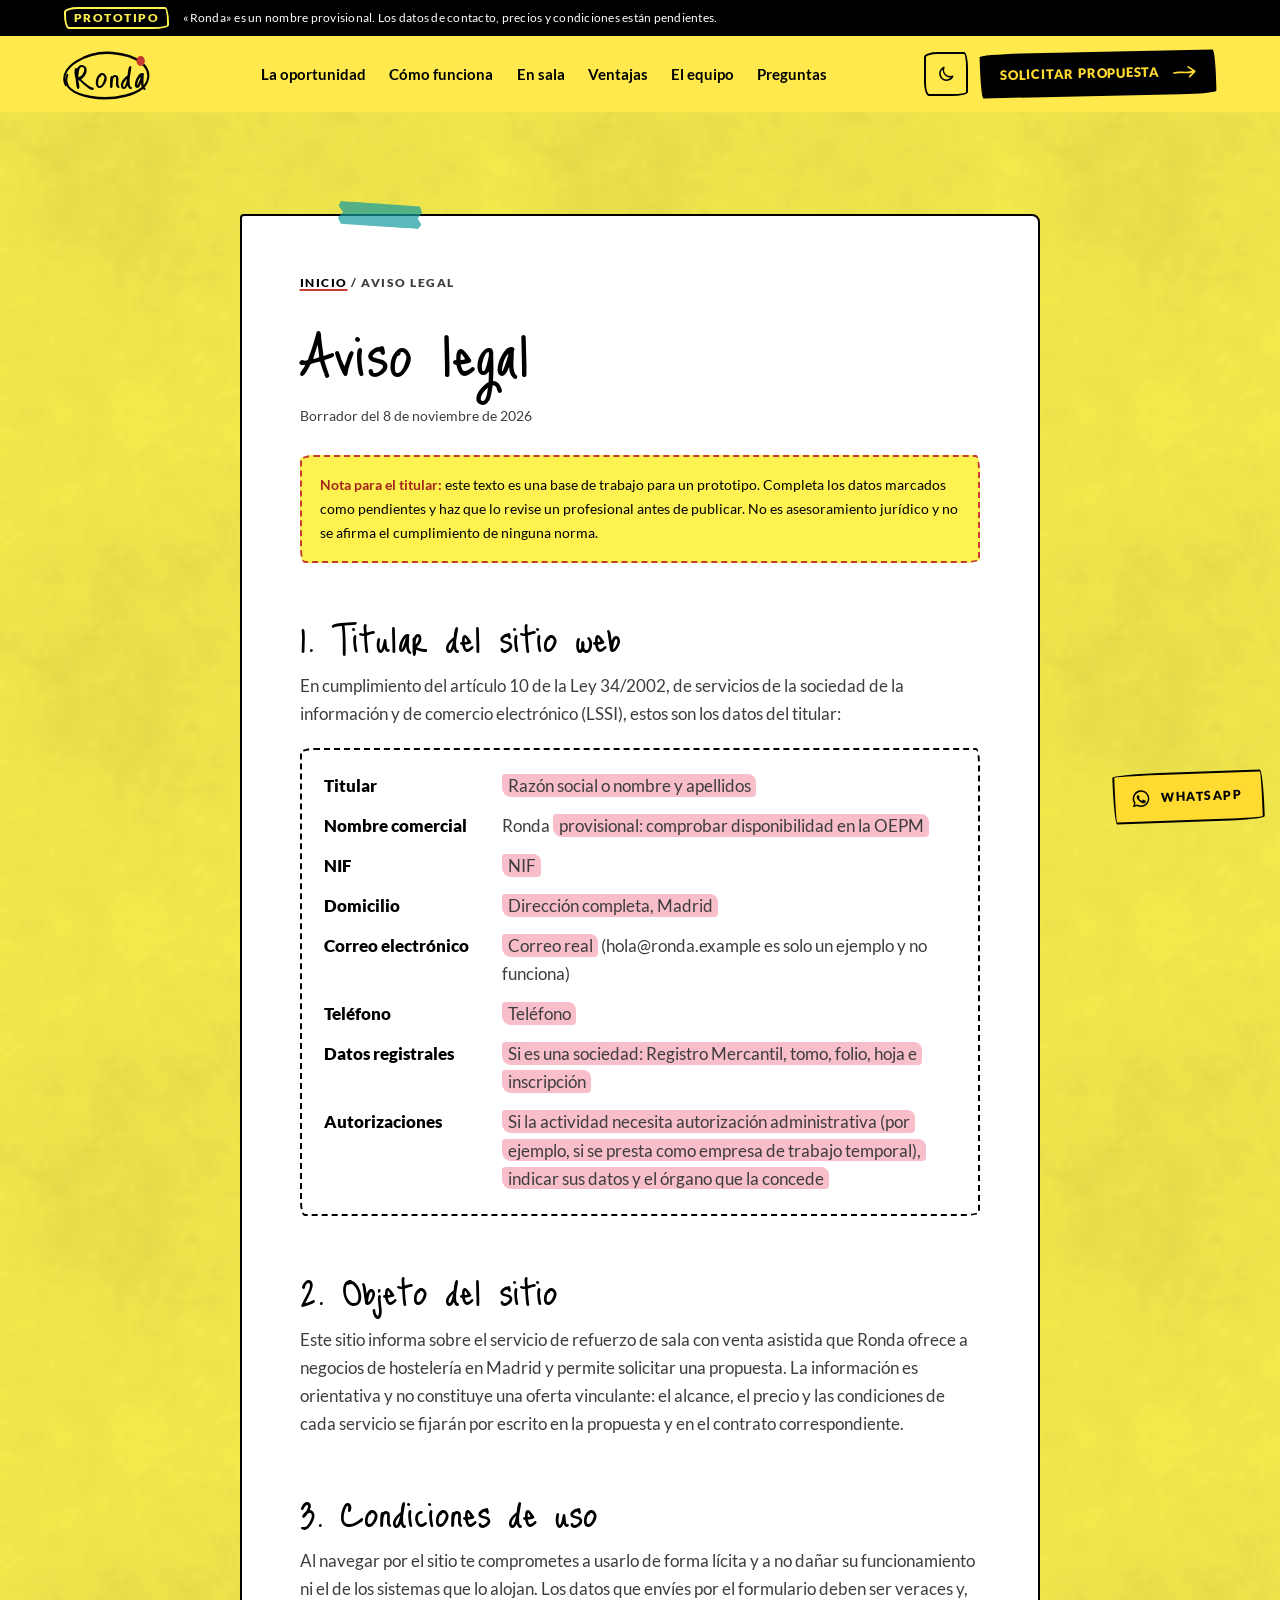
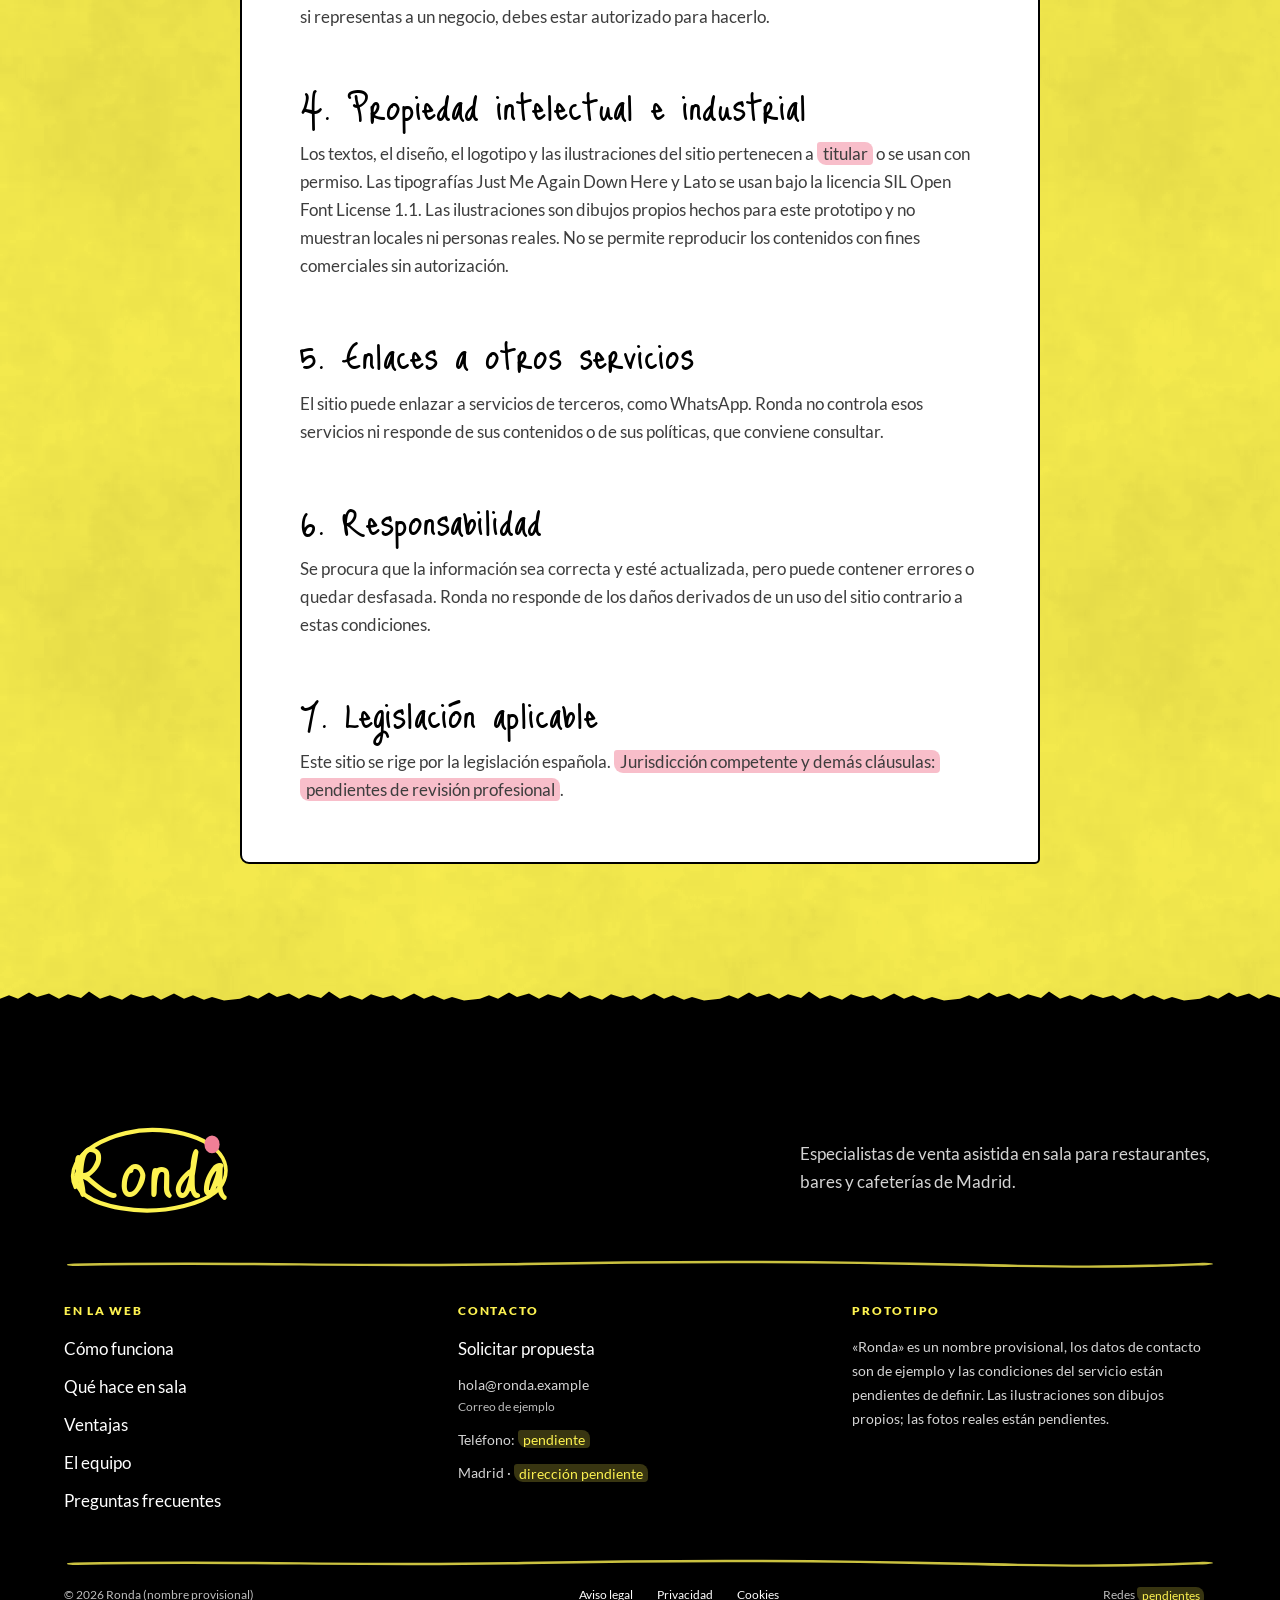
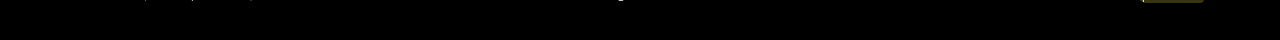
<file: aviso-legal.html>
<!doctype html>
<html lang="es">
<head>
<meta charset="utf-8">
<meta name="viewport" content="width=device-width, initial-scale=1, viewport-fit=cover">
<title>Aviso legal | Ronda</title>
<meta name="description" content="Datos del titular del sitio web de Ronda (nombre provisional) y condiciones de uso. Borrador pendiente de completar.">
<link rel="canonical" href="https://ronda.example/aviso-legal">
<meta property="og:type" content="website">
<meta property="og:locale" content="es_ES">
<meta property="og:site_name" content="Ronda">
<meta property="og:title" content="Aviso legal | Ronda">
<meta property="og:description" content="Datos del titular del sitio web de Ronda (nombre provisional) y condiciones de uso. Borrador pendiente de completar.">
<meta property="og:url" content="https://ronda.example/aviso-legal">
<meta property="og:image" content="https://ronda.example/assets/img/og-ronda.png">
<meta name="twitter:card" content="summary_large_image">
<meta name="theme-color" content="#FFE94D">
<meta name="color-scheme" content="light dark">
<link rel="icon" href="favicon.svg" type="image/svg+xml">
<link rel="icon" href="favicon.ico" sizes="32x32">
<link rel="apple-touch-icon" href="apple-touch-icon.png">
<link rel="manifest" href="site.webmanifest">
<link rel="preload" href="assets/fonts/just-me-again-down-here-latin-400-normal.woff2" as="font" type="font/woff2" crossorigin>
<link rel="preload" href="assets/fonts/lato-latin-400-normal.woff2" as="font" type="font/woff2" crossorigin>
<link rel="stylesheet" href="assets/css/site.css">
<script src="assets/js/tema.js"></script>
</head>
<body>
<a class="saltar" href="#contenido">Saltar al contenido</a>

<aside class="proto-barra" aria-label="Aviso de prototipo"><div class="wrap"><span class="tag">Prototipo</span><span>«Ronda» es un nombre provisional. Los datos de contacto, precios y condiciones están pendientes.</span></div></aside>

<header class="cab" id="cabecera">
  <div class="wrap cab-in">
    <a class="marca" href="index.html" aria-label="Ronda, nombre provisional. Ir al inicio">
      <span class="marca-txt">Ronda</span>
      <svg class="marca-lazo" viewBox="0 0 120 60" preserveAspectRatio="none" aria-hidden="true"><path d="M14 40 C4 22 40 6 70 8 C100 10 118 22 112 36 C106 50 70 56 44 52 C24 49 10 42 16 30" fill="none" stroke="currentColor" stroke-width="2.4" stroke-linecap="round"/><circle class="marca-punto" cx="104" cy="16" r="5"/></svg>
    </a>
    <nav class="menu" id="menu" aria-label="Principal">
      <ul class="menu-lista">
        <li><a href="index.html#oportunidad">La oportunidad</a></li>
        <li><a href="index.html#como-funciona">Cómo funciona</a></li>
        <li><a href="index.html#en-sala">En sala</a></li>
        <li><a href="index.html#ventajas">Ventajas</a></li>
        <li><a href="index.html#equipo">El equipo</a></li>
        <li><a href="index.html#preguntas">Preguntas</a></li>
        <li class="menu-cta"><a href="index.html#contacto">Solicitar propuesta</a></li>
      </ul>
    </nav>
    <div class="cab-acciones">
      <button class="btn-icono btn-tema" type="button" aria-pressed="false" aria-label="Cambiar a modo noche"><svg class="icono luna" viewBox="0 0 24 24" fill="none" stroke="currentColor" stroke-width="1.8" stroke-linecap="round" stroke-linejoin="round" aria-hidden="true"><path d="M20 14.5A8 8 0 0 1 9.5 4a8 8 0 1 0 10.5 10.5Z"/></svg><svg class="icono sol" viewBox="0 0 24 24" fill="none" stroke="currentColor" stroke-width="1.8" stroke-linecap="round" aria-hidden="true"><circle cx="12" cy="12" r="4"/><path d="M12 2v2M12 20v2M2 12h2M20 12h2M4.9 4.9l1.4 1.4M17.7 17.7l1.4 1.4M4.9 19.1l1.4-1.4M17.7 6.3l1.4-1.4"/></svg></button>
      <a class="cta cta-cab" href="index.html#contacto"><span class="cta-txt">Solicitar propuesta</span><svg class="cta-flecha" viewBox="0 0 40 24" aria-hidden="true"><path d="M3 13 C12 10 22 15 33 11 M25 4 L35 11 L27 19" fill="none" stroke="currentColor" stroke-width="2.6" stroke-linecap="round" stroke-linejoin="round"/></svg></a>
      <button class="btn-menu" type="button" aria-expanded="false" aria-controls="menu"><span class="hamb" aria-hidden="true"><i></i><i></i><i></i></span><span class="btn-menu-txt">Menú</span></button>
    </div>
  </div>
  <svg class="cab-borde" viewBox="0 0 1200 12" preserveAspectRatio="none" aria-hidden="true"><path d="M0 6 C60 2 120 10 200 6 S330 2 420 7 S560 11 640 5 S790 1 880 6 S1040 10 1110 5 S1180 4 1200 6" fill="none" stroke="currentColor" stroke-width="2.4" stroke-linecap="round"/></svg>
  <div class="progreso" aria-hidden="true"><span></span></div>
</header>

<main id="contenido" class="interior">
  <div class="wrap">
    <article class="prosa papel">
      <p class="migas"><a href="index.html">Inicio</a> / Aviso legal</p>
      <h1>Aviso legal</h1>
      <p class="actualizado">Borrador del 8 de noviembre de 2026</p>
      <div class="caja-aviso"><b>Nota para el titular:</b> este texto es una base de trabajo para un prototipo. Completa los datos marcados como pendientes y haz que lo revise un profesional antes de publicar. No es asesoramiento jurídico y no se afirma el cumplimiento de ninguna norma.</div>

      <h2>1. Titular del sitio web</h2>
      <p>En cumplimiento del artículo 10 de la Ley 34/2002, de servicios de la sociedad de la información y de comercio electrónico (LSSI), estos son los datos del titular:</p>
      <dl>
        <dt>Titular</dt><dd><mark class="pendiente">Razón social o nombre y apellidos</mark></dd>
        <dt>Nombre comercial</dt><dd>Ronda <mark class="pendiente">provisional: comprobar disponibilidad en la OEPM</mark></dd>
        <dt>NIF</dt><dd><mark class="pendiente">NIF</mark></dd>
        <dt>Domicilio</dt><dd><mark class="pendiente">Dirección completa, Madrid</mark></dd>
        <dt>Correo electrónico</dt><dd><mark class="pendiente">Correo real</mark> (hola@ronda.example es solo un ejemplo y no funciona)</dd>
        <dt>Teléfono</dt><dd><mark class="pendiente">Teléfono</mark></dd>
        <dt>Datos registrales</dt><dd><mark class="pendiente">Si es una sociedad: Registro Mercantil, tomo, folio, hoja e inscripción</mark></dd>
        <dt>Autorizaciones</dt><dd><mark class="pendiente">Si la actividad necesita autorización administrativa (por ejemplo, si se presta como empresa de trabajo temporal), indicar sus datos y el órgano que la concede</mark></dd>
      </dl>

      <h2>2. Objeto del sitio</h2>
      <p>Este sitio informa sobre el servicio de refuerzo de sala con venta asistida que Ronda ofrece a negocios de hostelería en Madrid y permite solicitar una propuesta. La información es orientativa y no constituye una oferta vinculante: el alcance, el precio y las condiciones de cada servicio se fijarán por escrito en la propuesta y en el contrato correspondiente.</p>

      <h2>3. Condiciones de uso</h2>
      <p>Al navegar por el sitio te comprometes a usarlo de forma lícita y a no dañar su funcionamiento ni el de los sistemas que lo alojan. Los datos que envíes por el formulario deben ser veraces y, si representas a un negocio, debes estar autorizado para hacerlo.</p>

      <h2>4. Propiedad intelectual e industrial</h2>
      <p>Los textos, el diseño, el logotipo y las ilustraciones del sitio pertenecen a <mark class="pendiente">titular</mark> o se usan con permiso. Las tipografías Just Me Again Down Here y Lato se usan bajo la licencia SIL Open Font License 1.1. Las ilustraciones son dibujos propios hechos para este prototipo y no muestran locales ni personas reales. No se permite reproducir los contenidos con fines comerciales sin autorización.</p>

      <h2>5. Enlaces a otros servicios</h2>
      <p>El sitio puede enlazar a servicios de terceros, como WhatsApp. Ronda no controla esos servicios ni responde de sus contenidos o de sus políticas, que conviene consultar.</p>

      <h2>6. Responsabilidad</h2>
      <p>Se procura que la información sea correcta y esté actualizada, pero puede contener errores o quedar desfasada. Ronda no responde de los daños derivados de un uso del sitio contrario a estas condiciones.</p>

      <h2>7. Legislación aplicable</h2>
      <p>Este sitio se rige por la legislación española. <mark class="pendiente">Jurisdicción competente y demás cláusulas: pendientes de revisión profesional</mark>.</p>
    </article>
  </div>
</main>

<footer class="pie bloque negro">
  <div class="wrap">
    <div class="pie-marca">
      <a class="marca" href="index.html" aria-label="Ronda, nombre provisional. Ir al inicio">
        <span class="marca-txt">Ronda</span>
        <svg class="marca-lazo" viewBox="0 0 120 60" preserveAspectRatio="none" aria-hidden="true"><path d="M14 40 C4 22 40 6 70 8 C100 10 118 22 112 36 C106 50 70 56 44 52 C24 49 10 42 16 30" fill="none" stroke="currentColor" stroke-width="2.4" stroke-linecap="round"/><circle class="marca-punto" cx="104" cy="16" r="5"/></svg>
      </a>
      <p>Especialistas de venta asistida en sala para restaurantes, bares y cafeterías de Madrid.</p>
    </div>
    <div class="pie-grid">
      <nav aria-label="Pie">
        <h2>En la web</h2>
        <ul>
          <li><a href="index.html#como-funciona">Cómo funciona</a></li>
          <li><a href="index.html#en-sala">Qué hace en sala</a></li>
          <li><a href="index.html#ventajas">Ventajas</a></li>
          <li><a href="index.html#equipo">El equipo</a></li>
          <li><a href="index.html#preguntas">Preguntas frecuentes</a></li>
        </ul>
      </nav>
      <div>
        <h2>Contacto</h2>
        <ul>
          <li><a href="index.html#contacto">Solicitar propuesta</a></li>
          <li class="dato">hola@ronda.example<small>Correo de ejemplo</small></li>
          <li class="dato">Teléfono: <mark class="pendiente">pendiente</mark></li>
          <li class="dato">Madrid · <mark class="pendiente">dirección pendiente</mark></li>
        </ul>
      </div>
      <div>
        <h2>Prototipo</h2>
        <p class="pie-proto">«Ronda» es un nombre provisional, los datos de contacto son de ejemplo y las condiciones del servicio están pendientes de definir. Las ilustraciones son dibujos propios; las fotos reales están pendientes.</p>
      </div>
    </div>
    <div class="pie-legal">
      <p>© <span data-anio>2026</span> Ronda (nombre provisional)</p>
      <ul class="pie-enlaces">
        <li><a href="aviso-legal.html">Aviso legal</a></li>
        <li><a href="privacidad.html">Privacidad</a></li>
        <li><a href="cookies.html">Cookies</a></li>
      </ul>
      <div class="pie-redes">
        <p data-redes-pendiente>Redes <mark class="pendiente">pendientes</mark></p>
        <ul class="redes">
          <li hidden><a class="red" data-red="instagram" href="index.html#" aria-label="Instagram de Ronda"><svg class="icono" viewBox="0 0 24 24" fill="none" stroke="currentColor" stroke-width="1.4" aria-hidden="true"><rect x="3" y="3" width="18" height="18" rx="5"/><circle cx="12" cy="12" r="4"/><circle cx="17.5" cy="6.5" r="1" fill="currentColor"/></svg></a></li>
          <li hidden><a class="red" data-red="linkedin" href="index.html#" aria-label="LinkedIn de Ronda"><svg class="icono" viewBox="0 0 24 24" fill="none" stroke="currentColor" stroke-width="1.4" aria-hidden="true"><rect x="3" y="3" width="18" height="18" rx="3"/><path d="M8 10.5V17M8 7.5v.01M11.5 17v-6.5M11.5 13.5a2.5 2.5 0 0 1 5 0V17"/></svg></a></li>
          <li hidden><a class="red" data-red="tiktok" href="index.html#" aria-label="TikTok de Ronda"><svg class="icono" viewBox="0 0 24 24" fill="currentColor" aria-hidden="true"><path d="M16.5 3c.4 2.2 1.8 3.7 4 3.9v3.2a7.4 7.4 0 0 1-4-1.3v6.4A6.2 6.2 0 1 1 10.3 9v3.3a3 3 0 1 0 2.9 3V3h3.3Z"/></svg></a></li>
          <li hidden><a class="red" data-red="facebook" href="index.html#" aria-label="Facebook de Ronda"><svg class="icono" viewBox="0 0 24 24" fill="currentColor" aria-hidden="true"><path d="M14 8h3V4h-3a4 4 0 0 0-4 4v2H8v4h2v8h4v-8h3l1-4h-4V8.5c0-.3.2-.5.5-.5Z"/></svg></a></li>
        </ul>
      </div>
    </div>
  </div>
</footer>

<aside class="flotantes" aria-label="Accesos rápidos">
  <a class="whatsapp" data-whatsapp href="index.html#contacto"><svg class="icono" viewBox="0 0 24 24" fill="currentColor" aria-hidden="true"><path d="M12 2a10 10 0 0 0-8.6 15.1L2 22l5-1.3A10 10 0 1 0 12 2Zm0 18.2a8.2 8.2 0 0 1-4.2-1.2l-.3-.2-3 .8.8-2.9-.2-.3A8.2 8.2 0 1 1 12 20.2Zm4.5-6.1c-.2-.1-1.5-.7-1.7-.8s-.4-.1-.6.1-.7.8-.8 1-.3.2-.5.1a6.7 6.7 0 0 1-3.3-2.9c-.3-.4.3-.4.7-1.3.1-.2 0-.3 0-.4l-.8-1.8c-.2-.5-.4-.4-.6-.4h-.5a1 1 0 0 0-.7.3 3 3 0 0 0-.9 2.2 5.2 5.2 0 0 0 1.1 2.7 11.8 11.8 0 0 0 4.5 4c1.7.7 2.3.8 3.2.6a2.7 2.7 0 0 0 1.8-1.3 2.2 2.2 0 0 0 .2-1.3c-.1-.1-.3-.2-.6-.3Z"/></svg><span>WhatsApp</span></a>
  <button class="arriba" id="arriba" type="button" aria-label="Volver arriba"><svg class="anillo" viewBox="0 0 48 48" aria-hidden="true"><circle class="anillo-fondo" cx="24" cy="24" r="21"/><circle class="anillo-prog" cx="24" cy="24" r="21" pathLength="100"/></svg><svg class="icono" viewBox="0 0 24 24" fill="none" stroke="currentColor" stroke-width="2.2" stroke-linecap="round" stroke-linejoin="round" aria-hidden="true"><path d="M12 19V5M6 11l6-6 6 6"/></svg></button>
</aside>

<div class="toast" id="toast" role="status" aria-live="polite" hidden></div>

<script src="assets/js/config.js"></script>
<script src="assets/js/site.js" defer></script>
</body>
</html>
</file>
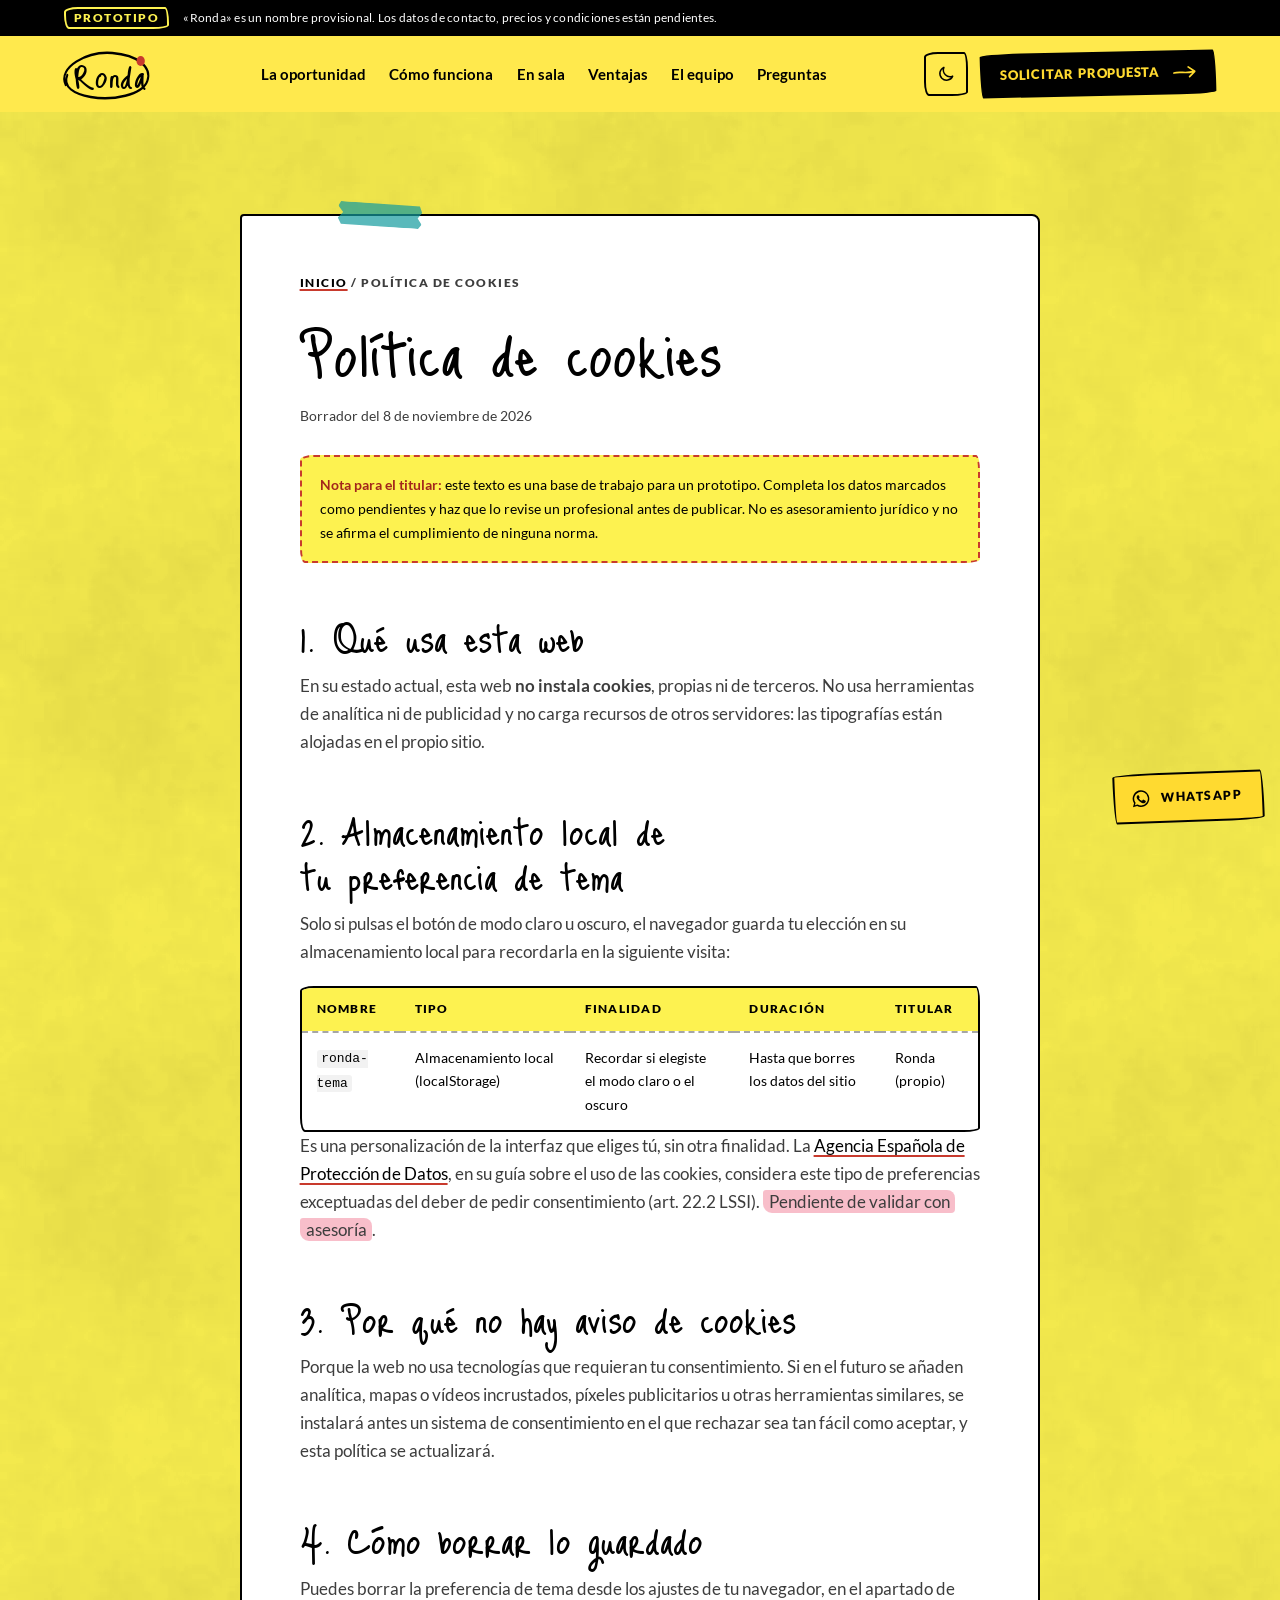
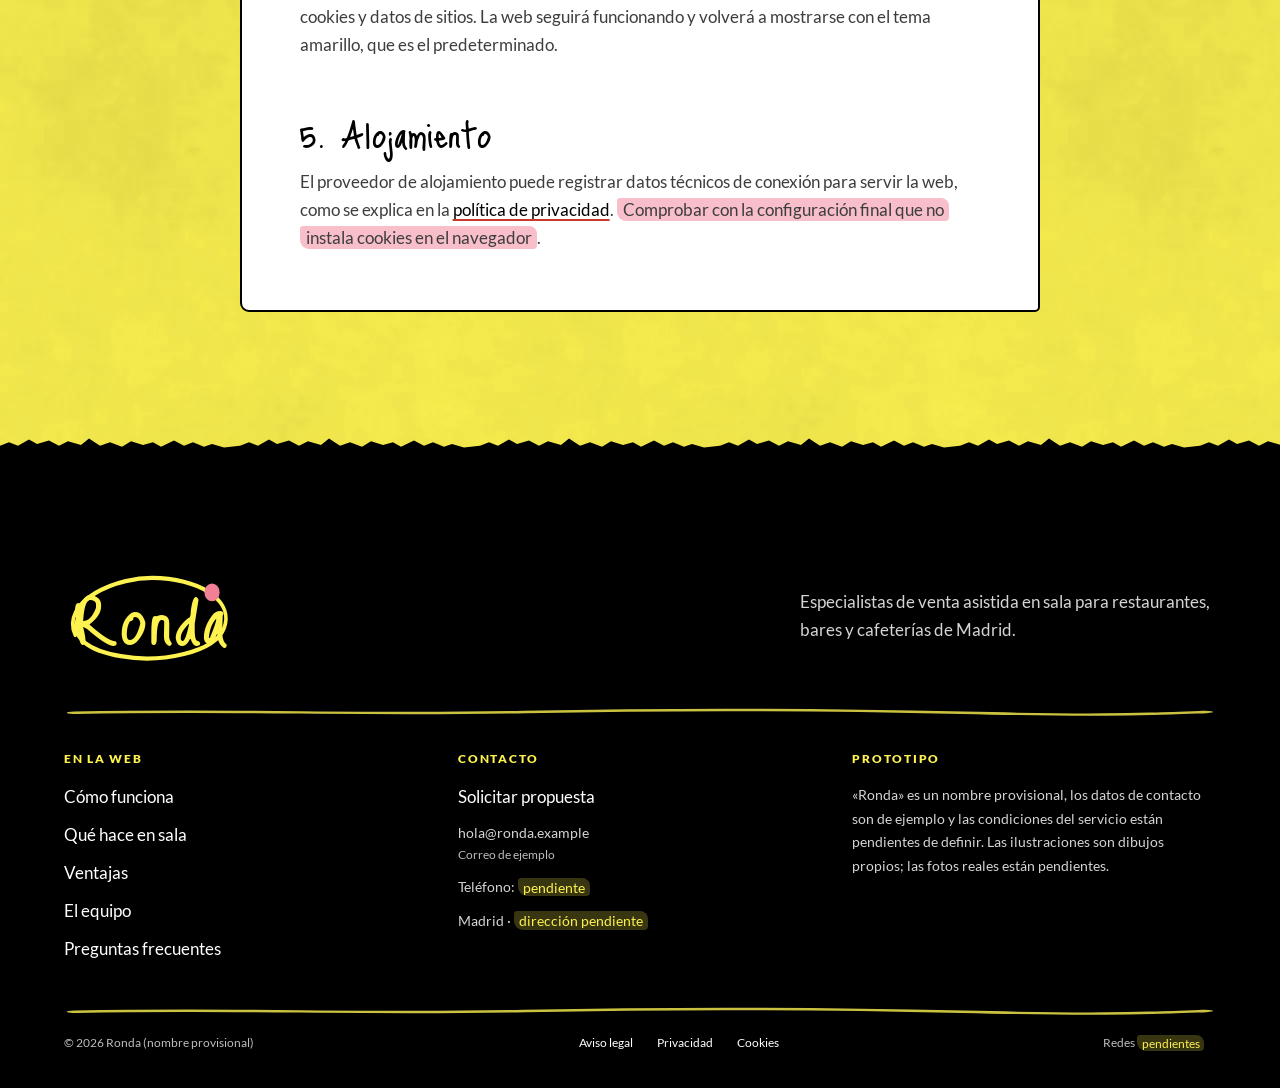
<file: cookies.html>
<!doctype html>
<html lang="es">
<head>
<meta charset="utf-8">
<meta name="viewport" content="width=device-width, initial-scale=1, viewport-fit=cover">
<title>Política de cookies | Ronda</title>
<meta name="description" content="Qué cookies y almacenamiento usa la web de Ronda (nombre provisional): ninguna cookie y una preferencia de tema guardada solo si la eliges.">
<link rel="canonical" href="https://ronda.example/cookies">
<meta property="og:type" content="website">
<meta property="og:locale" content="es_ES">
<meta property="og:site_name" content="Ronda">
<meta property="og:title" content="Política de cookies | Ronda">
<meta property="og:description" content="Qué cookies y almacenamiento usa la web de Ronda (nombre provisional): ninguna cookie y una preferencia de tema guardada solo si la eliges.">
<meta property="og:url" content="https://ronda.example/cookies">
<meta property="og:image" content="https://ronda.example/assets/img/og-ronda.png">
<meta name="twitter:card" content="summary_large_image">
<meta name="theme-color" content="#FFE94D">
<meta name="color-scheme" content="light dark">
<link rel="icon" href="favicon.svg" type="image/svg+xml">
<link rel="icon" href="favicon.ico" sizes="32x32">
<link rel="apple-touch-icon" href="apple-touch-icon.png">
<link rel="manifest" href="site.webmanifest">
<link rel="preload" href="assets/fonts/just-me-again-down-here-latin-400-normal.woff2" as="font" type="font/woff2" crossorigin>
<link rel="preload" href="assets/fonts/lato-latin-400-normal.woff2" as="font" type="font/woff2" crossorigin>
<link rel="stylesheet" href="assets/css/site.css">
<script src="assets/js/tema.js"></script>
</head>
<body>
<a class="saltar" href="#contenido">Saltar al contenido</a>

<aside class="proto-barra" aria-label="Aviso de prototipo"><div class="wrap"><span class="tag">Prototipo</span><span>«Ronda» es un nombre provisional. Los datos de contacto, precios y condiciones están pendientes.</span></div></aside>

<header class="cab" id="cabecera">
  <div class="wrap cab-in">
    <a class="marca" href="index.html" aria-label="Ronda, nombre provisional. Ir al inicio">
      <span class="marca-txt">Ronda</span>
      <svg class="marca-lazo" viewBox="0 0 120 60" preserveAspectRatio="none" aria-hidden="true"><path d="M14 40 C4 22 40 6 70 8 C100 10 118 22 112 36 C106 50 70 56 44 52 C24 49 10 42 16 30" fill="none" stroke="currentColor" stroke-width="2.4" stroke-linecap="round"/><circle class="marca-punto" cx="104" cy="16" r="5"/></svg>
    </a>
    <nav class="menu" id="menu" aria-label="Principal">
      <ul class="menu-lista">
        <li><a href="index.html#oportunidad">La oportunidad</a></li>
        <li><a href="index.html#como-funciona">Cómo funciona</a></li>
        <li><a href="index.html#en-sala">En sala</a></li>
        <li><a href="index.html#ventajas">Ventajas</a></li>
        <li><a href="index.html#equipo">El equipo</a></li>
        <li><a href="index.html#preguntas">Preguntas</a></li>
        <li class="menu-cta"><a href="index.html#contacto">Solicitar propuesta</a></li>
      </ul>
    </nav>
    <div class="cab-acciones">
      <button class="btn-icono btn-tema" type="button" aria-pressed="false" aria-label="Cambiar a modo noche"><svg class="icono luna" viewBox="0 0 24 24" fill="none" stroke="currentColor" stroke-width="1.8" stroke-linecap="round" stroke-linejoin="round" aria-hidden="true"><path d="M20 14.5A8 8 0 0 1 9.5 4a8 8 0 1 0 10.5 10.5Z"/></svg><svg class="icono sol" viewBox="0 0 24 24" fill="none" stroke="currentColor" stroke-width="1.8" stroke-linecap="round" aria-hidden="true"><circle cx="12" cy="12" r="4"/><path d="M12 2v2M12 20v2M2 12h2M20 12h2M4.9 4.9l1.4 1.4M17.7 17.7l1.4 1.4M4.9 19.1l1.4-1.4M17.7 6.3l1.4-1.4"/></svg></button>
      <a class="cta cta-cab" href="index.html#contacto"><span class="cta-txt">Solicitar propuesta</span><svg class="cta-flecha" viewBox="0 0 40 24" aria-hidden="true"><path d="M3 13 C12 10 22 15 33 11 M25 4 L35 11 L27 19" fill="none" stroke="currentColor" stroke-width="2.6" stroke-linecap="round" stroke-linejoin="round"/></svg></a>
      <button class="btn-menu" type="button" aria-expanded="false" aria-controls="menu"><span class="hamb" aria-hidden="true"><i></i><i></i><i></i></span><span class="btn-menu-txt">Menú</span></button>
    </div>
  </div>
  <svg class="cab-borde" viewBox="0 0 1200 12" preserveAspectRatio="none" aria-hidden="true"><path d="M0 6 C60 2 120 10 200 6 S330 2 420 7 S560 11 640 5 S790 1 880 6 S1040 10 1110 5 S1180 4 1200 6" fill="none" stroke="currentColor" stroke-width="2.4" stroke-linecap="round"/></svg>
  <div class="progreso" aria-hidden="true"><span></span></div>
</header>

<main id="contenido" class="interior">
  <div class="wrap">
    <article class="prosa papel">
      <p class="migas"><a href="index.html">Inicio</a> / Política de cookies</p>
      <h1>Política de cookies</h1>
      <p class="actualizado">Borrador del 8 de noviembre de 2026</p>
      <div class="caja-aviso"><b>Nota para el titular:</b> este texto es una base de trabajo para un prototipo. Completa los datos marcados como pendientes y haz que lo revise un profesional antes de publicar. No es asesoramiento jurídico y no se afirma el cumplimiento de ninguna norma.</div>

      <h2>1. Qué usa esta web</h2>
      <p>En su estado actual, esta web <b>no instala cookies</b>, propias ni de terceros. No usa herramientas de analítica ni de publicidad y no carga recursos de otros servidores: las tipografías están alojadas en el propio sitio.</p>

      <h2>2. Almacenamiento local de tu preferencia de tema</h2>
      <p>Solo si pulsas el botón de modo claro u oscuro, el navegador guarda tu elección en su almacenamiento local para recordarla en la siguiente visita:</p>
      <div class="tabla-scroll">
      <table>
        <caption class="sr-only">Datos guardados en el navegador</caption>
        <thead><tr><th scope="col">Nombre</th><th scope="col">Tipo</th><th scope="col">Finalidad</th><th scope="col">Duración</th><th scope="col">Titular</th></tr></thead>
        <tbody><tr><td><code>ronda-tema</code></td><td>Almacenamiento local (localStorage)</td><td>Recordar si elegiste el modo claro o el oscuro</td><td>Hasta que borres los datos del sitio</td><td>Ronda (propio)</td></tr></tbody>
      </table>
      </div>
      <p>Es una personalización de la interfaz que eliges tú, sin otra finalidad. La <a class="enlace" href="https://www.aepd.es">Agencia Española de Protección de Datos</a>, en su guía sobre el uso de las cookies, considera este tipo de preferencias exceptuadas del deber de pedir consentimiento (art. 22.2 LSSI). <mark class="pendiente">Pendiente de validar con asesoría</mark>.</p>

      <h2>3. Por qué no hay aviso de cookies</h2>
      <p>Porque la web no usa tecnologías que requieran tu consentimiento. Si en el futuro se añaden analítica, mapas o vídeos incrustados, píxeles publicitarios u otras herramientas similares, se instalará antes un sistema de consentimiento en el que rechazar sea tan fácil como aceptar, y esta política se actualizará.</p>

      <h2>4. Cómo borrar lo guardado</h2>
      <p>Puedes borrar la preferencia de tema desde los ajustes de tu navegador, en el apartado de cookies y datos de sitios. La web seguirá funcionando y volverá a mostrarse con el tema amarillo, que es el predeterminado.</p>

      <h2>5. Alojamiento</h2>
      <p>El proveedor de alojamiento puede registrar datos técnicos de conexión para servir la web, como se explica en la <a class="enlace" href="privacidad.html">política de privacidad</a>. <mark class="pendiente">Comprobar con la configuración final que no instala cookies en el navegador</mark>.</p>
    </article>
  </div>
</main>

<footer class="pie bloque negro">
  <div class="wrap">
    <div class="pie-marca">
      <a class="marca" href="index.html" aria-label="Ronda, nombre provisional. Ir al inicio">
        <span class="marca-txt">Ronda</span>
        <svg class="marca-lazo" viewBox="0 0 120 60" preserveAspectRatio="none" aria-hidden="true"><path d="M14 40 C4 22 40 6 70 8 C100 10 118 22 112 36 C106 50 70 56 44 52 C24 49 10 42 16 30" fill="none" stroke="currentColor" stroke-width="2.4" stroke-linecap="round"/><circle class="marca-punto" cx="104" cy="16" r="5"/></svg>
      </a>
      <p>Especialistas de venta asistida en sala para restaurantes, bares y cafeterías de Madrid.</p>
    </div>
    <div class="pie-grid">
      <nav aria-label="Pie">
        <h2>En la web</h2>
        <ul>
          <li><a href="index.html#como-funciona">Cómo funciona</a></li>
          <li><a href="index.html#en-sala">Qué hace en sala</a></li>
          <li><a href="index.html#ventajas">Ventajas</a></li>
          <li><a href="index.html#equipo">El equipo</a></li>
          <li><a href="index.html#preguntas">Preguntas frecuentes</a></li>
        </ul>
      </nav>
      <div>
        <h2>Contacto</h2>
        <ul>
          <li><a href="index.html#contacto">Solicitar propuesta</a></li>
          <li class="dato">hola@ronda.example<small>Correo de ejemplo</small></li>
          <li class="dato">Teléfono: <mark class="pendiente">pendiente</mark></li>
          <li class="dato">Madrid · <mark class="pendiente">dirección pendiente</mark></li>
        </ul>
      </div>
      <div>
        <h2>Prototipo</h2>
        <p class="pie-proto">«Ronda» es un nombre provisional, los datos de contacto son de ejemplo y las condiciones del servicio están pendientes de definir. Las ilustraciones son dibujos propios; las fotos reales están pendientes.</p>
      </div>
    </div>
    <div class="pie-legal">
      <p>© <span data-anio>2026</span> Ronda (nombre provisional)</p>
      <ul class="pie-enlaces">
        <li><a href="aviso-legal.html">Aviso legal</a></li>
        <li><a href="privacidad.html">Privacidad</a></li>
        <li><a href="cookies.html">Cookies</a></li>
      </ul>
      <div class="pie-redes">
        <p data-redes-pendiente>Redes <mark class="pendiente">pendientes</mark></p>
        <ul class="redes">
          <li hidden><a class="red" data-red="instagram" href="index.html#" aria-label="Instagram de Ronda"><svg class="icono" viewBox="0 0 24 24" fill="none" stroke="currentColor" stroke-width="1.4" aria-hidden="true"><rect x="3" y="3" width="18" height="18" rx="5"/><circle cx="12" cy="12" r="4"/><circle cx="17.5" cy="6.5" r="1" fill="currentColor"/></svg></a></li>
          <li hidden><a class="red" data-red="linkedin" href="index.html#" aria-label="LinkedIn de Ronda"><svg class="icono" viewBox="0 0 24 24" fill="none" stroke="currentColor" stroke-width="1.4" aria-hidden="true"><rect x="3" y="3" width="18" height="18" rx="3"/><path d="M8 10.5V17M8 7.5v.01M11.5 17v-6.5M11.5 13.5a2.5 2.5 0 0 1 5 0V17"/></svg></a></li>
          <li hidden><a class="red" data-red="tiktok" href="index.html#" aria-label="TikTok de Ronda"><svg class="icono" viewBox="0 0 24 24" fill="currentColor" aria-hidden="true"><path d="M16.5 3c.4 2.2 1.8 3.7 4 3.9v3.2a7.4 7.4 0 0 1-4-1.3v6.4A6.2 6.2 0 1 1 10.3 9v3.3a3 3 0 1 0 2.9 3V3h3.3Z"/></svg></a></li>
          <li hidden><a class="red" data-red="facebook" href="index.html#" aria-label="Facebook de Ronda"><svg class="icono" viewBox="0 0 24 24" fill="currentColor" aria-hidden="true"><path d="M14 8h3V4h-3a4 4 0 0 0-4 4v2H8v4h2v8h4v-8h3l1-4h-4V8.5c0-.3.2-.5.5-.5Z"/></svg></a></li>
        </ul>
      </div>
    </div>
  </div>
</footer>

<aside class="flotantes" aria-label="Accesos rápidos">
  <a class="whatsapp" data-whatsapp href="index.html#contacto"><svg class="icono" viewBox="0 0 24 24" fill="currentColor" aria-hidden="true"><path d="M12 2a10 10 0 0 0-8.6 15.1L2 22l5-1.3A10 10 0 1 0 12 2Zm0 18.2a8.2 8.2 0 0 1-4.2-1.2l-.3-.2-3 .8.8-2.9-.2-.3A8.2 8.2 0 1 1 12 20.2Zm4.5-6.1c-.2-.1-1.5-.7-1.7-.8s-.4-.1-.6.1-.7.8-.8 1-.3.2-.5.1a6.7 6.7 0 0 1-3.3-2.9c-.3-.4.3-.4.7-1.3.1-.2 0-.3 0-.4l-.8-1.8c-.2-.5-.4-.4-.6-.4h-.5a1 1 0 0 0-.7.3 3 3 0 0 0-.9 2.2 5.2 5.2 0 0 0 1.1 2.7 11.8 11.8 0 0 0 4.5 4c1.7.7 2.3.8 3.2.6a2.7 2.7 0 0 0 1.8-1.3 2.2 2.2 0 0 0 .2-1.3c-.1-.1-.3-.2-.6-.3Z"/></svg><span>WhatsApp</span></a>
  <button class="arriba" id="arriba" type="button" aria-label="Volver arriba"><svg class="anillo" viewBox="0 0 48 48" aria-hidden="true"><circle class="anillo-fondo" cx="24" cy="24" r="21"/><circle class="anillo-prog" cx="24" cy="24" r="21" pathLength="100"/></svg><svg class="icono" viewBox="0 0 24 24" fill="none" stroke="currentColor" stroke-width="2.2" stroke-linecap="round" stroke-linejoin="round" aria-hidden="true"><path d="M12 19V5M6 11l6-6 6 6"/></svg></button>
</aside>

<div class="toast" id="toast" role="status" aria-live="polite" hidden></div>

<script src="assets/js/config.js"></script>
<script src="assets/js/site.js" defer></script>
</body>
</html>
</file>
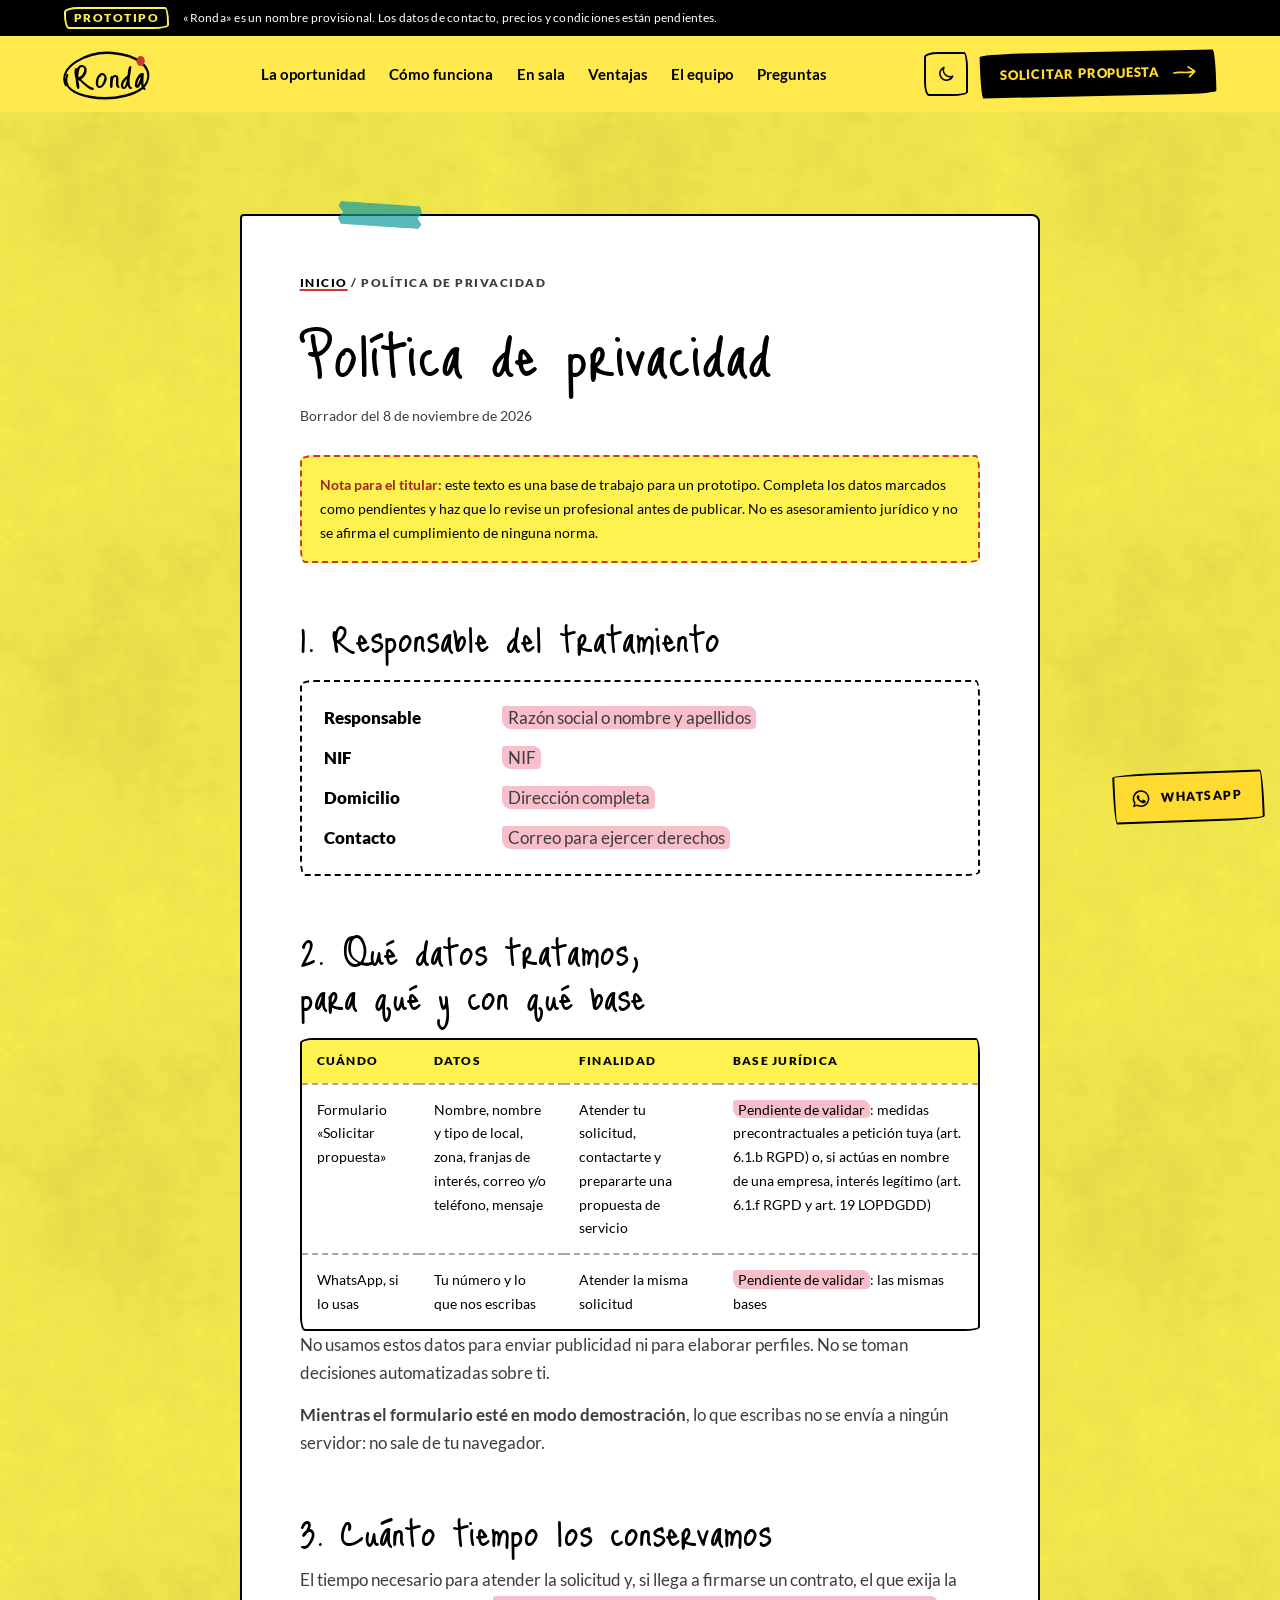
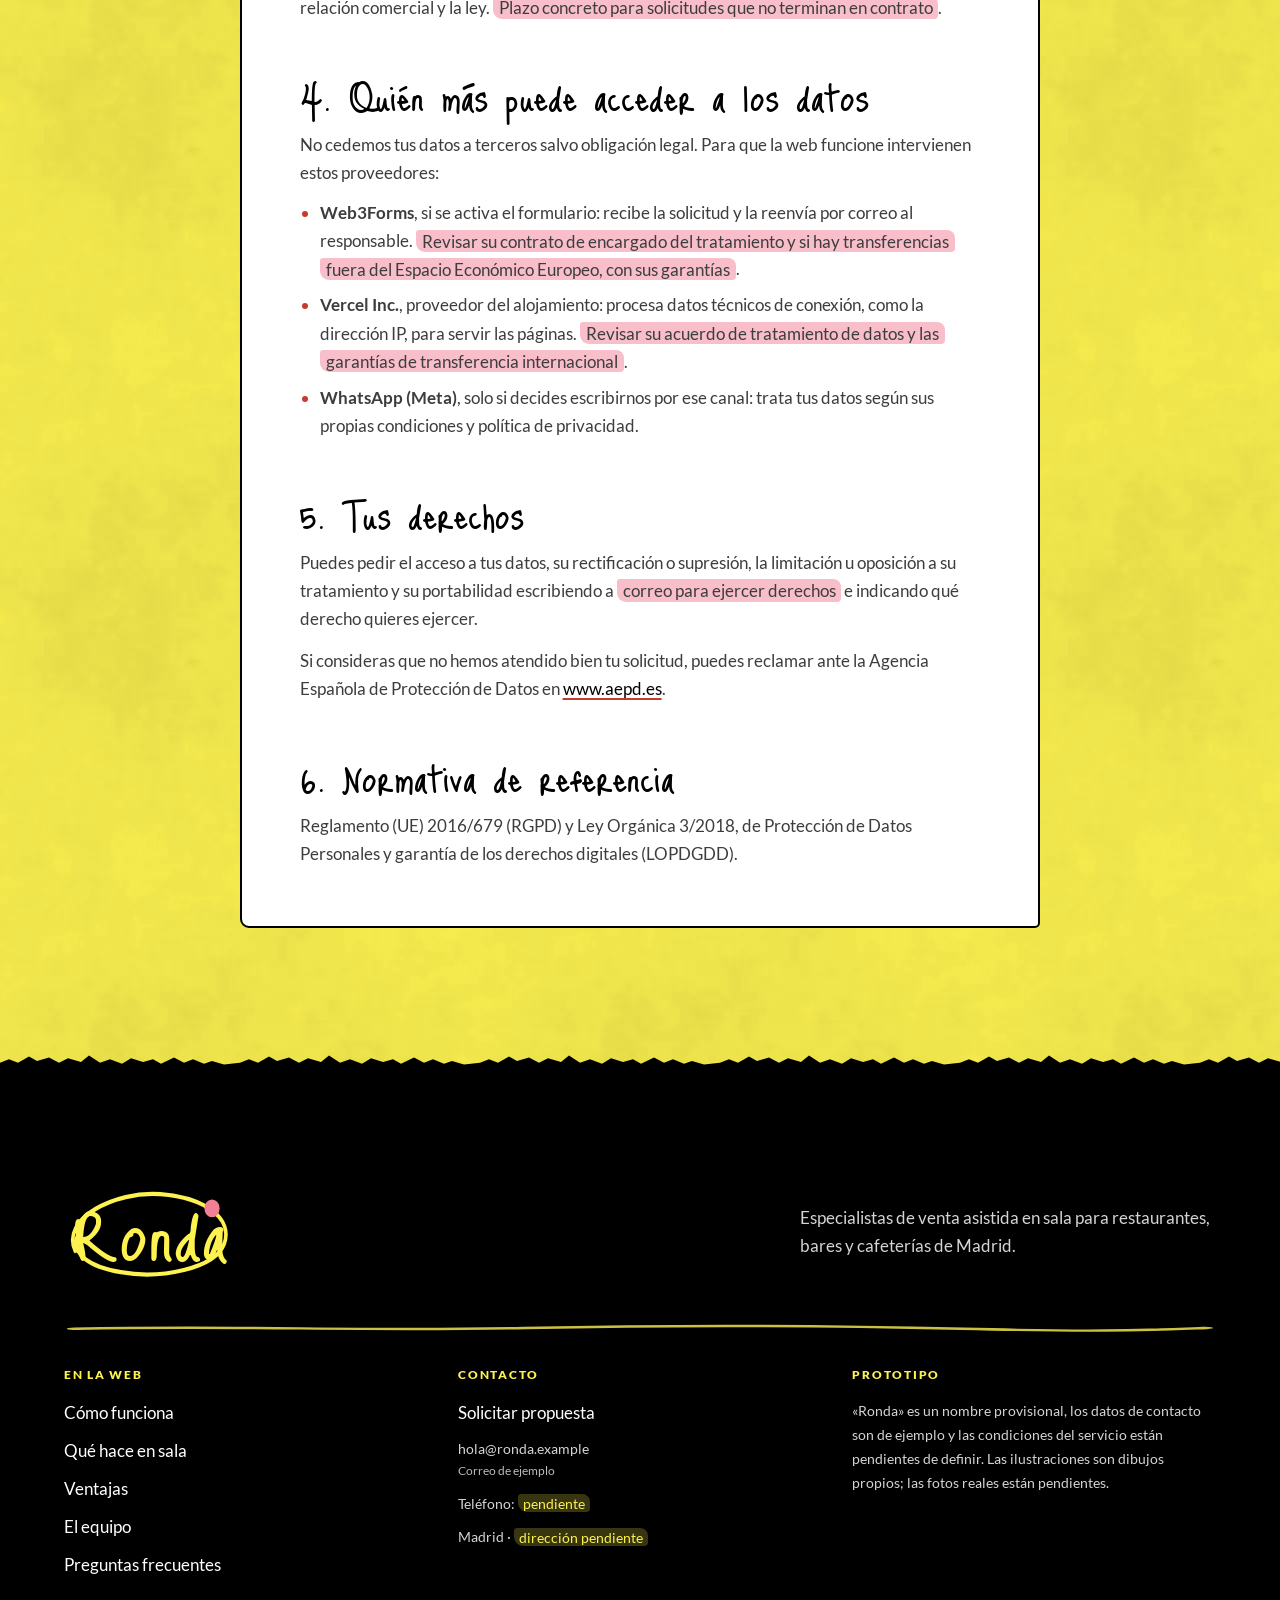
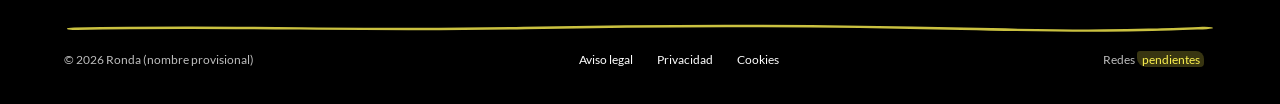
<file: privacidad.html>
<!doctype html>
<html lang="es">
<head>
<meta charset="utf-8">
<meta name="viewport" content="width=device-width, initial-scale=1, viewport-fit=cover">
<title>Política de privacidad | Ronda</title>
<meta name="description" content="Cómo trata Ronda (nombre provisional) los datos de la solicitud de propuesta: finalidad, base jurídica, plazos y derechos. Borrador pendiente de completar.">
<link rel="canonical" href="https://ronda.example/privacidad">
<meta property="og:type" content="website">
<meta property="og:locale" content="es_ES">
<meta property="og:site_name" content="Ronda">
<meta property="og:title" content="Política de privacidad | Ronda">
<meta property="og:description" content="Cómo trata Ronda (nombre provisional) los datos de la solicitud de propuesta: finalidad, base jurídica, plazos y derechos. Borrador pendiente de completar.">
<meta property="og:url" content="https://ronda.example/privacidad">
<meta property="og:image" content="https://ronda.example/assets/img/og-ronda.png">
<meta name="twitter:card" content="summary_large_image">
<meta name="theme-color" content="#FFE94D">
<meta name="color-scheme" content="light dark">
<link rel="icon" href="favicon.svg" type="image/svg+xml">
<link rel="icon" href="favicon.ico" sizes="32x32">
<link rel="apple-touch-icon" href="apple-touch-icon.png">
<link rel="manifest" href="site.webmanifest">
<link rel="preload" href="assets/fonts/just-me-again-down-here-latin-400-normal.woff2" as="font" type="font/woff2" crossorigin>
<link rel="preload" href="assets/fonts/lato-latin-400-normal.woff2" as="font" type="font/woff2" crossorigin>
<link rel="stylesheet" href="assets/css/site.css">
<script src="assets/js/tema.js"></script>
</head>
<body>
<a class="saltar" href="#contenido">Saltar al contenido</a>

<aside class="proto-barra" aria-label="Aviso de prototipo"><div class="wrap"><span class="tag">Prototipo</span><span>«Ronda» es un nombre provisional. Los datos de contacto, precios y condiciones están pendientes.</span></div></aside>

<header class="cab" id="cabecera">
  <div class="wrap cab-in">
    <a class="marca" href="index.html" aria-label="Ronda, nombre provisional. Ir al inicio">
      <span class="marca-txt">Ronda</span>
      <svg class="marca-lazo" viewBox="0 0 120 60" preserveAspectRatio="none" aria-hidden="true"><path d="M14 40 C4 22 40 6 70 8 C100 10 118 22 112 36 C106 50 70 56 44 52 C24 49 10 42 16 30" fill="none" stroke="currentColor" stroke-width="2.4" stroke-linecap="round"/><circle class="marca-punto" cx="104" cy="16" r="5"/></svg>
    </a>
    <nav class="menu" id="menu" aria-label="Principal">
      <ul class="menu-lista">
        <li><a href="index.html#oportunidad">La oportunidad</a></li>
        <li><a href="index.html#como-funciona">Cómo funciona</a></li>
        <li><a href="index.html#en-sala">En sala</a></li>
        <li><a href="index.html#ventajas">Ventajas</a></li>
        <li><a href="index.html#equipo">El equipo</a></li>
        <li><a href="index.html#preguntas">Preguntas</a></li>
        <li class="menu-cta"><a href="index.html#contacto">Solicitar propuesta</a></li>
      </ul>
    </nav>
    <div class="cab-acciones">
      <button class="btn-icono btn-tema" type="button" aria-pressed="false" aria-label="Cambiar a modo noche"><svg class="icono luna" viewBox="0 0 24 24" fill="none" stroke="currentColor" stroke-width="1.8" stroke-linecap="round" stroke-linejoin="round" aria-hidden="true"><path d="M20 14.5A8 8 0 0 1 9.5 4a8 8 0 1 0 10.5 10.5Z"/></svg><svg class="icono sol" viewBox="0 0 24 24" fill="none" stroke="currentColor" stroke-width="1.8" stroke-linecap="round" aria-hidden="true"><circle cx="12" cy="12" r="4"/><path d="M12 2v2M12 20v2M2 12h2M20 12h2M4.9 4.9l1.4 1.4M17.7 17.7l1.4 1.4M4.9 19.1l1.4-1.4M17.7 6.3l1.4-1.4"/></svg></button>
      <a class="cta cta-cab" href="index.html#contacto"><span class="cta-txt">Solicitar propuesta</span><svg class="cta-flecha" viewBox="0 0 40 24" aria-hidden="true"><path d="M3 13 C12 10 22 15 33 11 M25 4 L35 11 L27 19" fill="none" stroke="currentColor" stroke-width="2.6" stroke-linecap="round" stroke-linejoin="round"/></svg></a>
      <button class="btn-menu" type="button" aria-expanded="false" aria-controls="menu"><span class="hamb" aria-hidden="true"><i></i><i></i><i></i></span><span class="btn-menu-txt">Menú</span></button>
    </div>
  </div>
  <svg class="cab-borde" viewBox="0 0 1200 12" preserveAspectRatio="none" aria-hidden="true"><path d="M0 6 C60 2 120 10 200 6 S330 2 420 7 S560 11 640 5 S790 1 880 6 S1040 10 1110 5 S1180 4 1200 6" fill="none" stroke="currentColor" stroke-width="2.4" stroke-linecap="round"/></svg>
  <div class="progreso" aria-hidden="true"><span></span></div>
</header>

<main id="contenido" class="interior">
  <div class="wrap">
    <article class="prosa papel">
      <p class="migas"><a href="index.html">Inicio</a> / Política de privacidad</p>
      <h1>Política de privacidad</h1>
      <p class="actualizado">Borrador del 8 de noviembre de 2026</p>
      <div class="caja-aviso"><b>Nota para el titular:</b> este texto es una base de trabajo para un prototipo. Completa los datos marcados como pendientes y haz que lo revise un profesional antes de publicar. No es asesoramiento jurídico y no se afirma el cumplimiento de ninguna norma.</div>

      <h2>1. Responsable del tratamiento</h2>
      <dl>
        <dt>Responsable</dt><dd><mark class="pendiente">Razón social o nombre y apellidos</mark></dd>
        <dt>NIF</dt><dd><mark class="pendiente">NIF</mark></dd>
        <dt>Domicilio</dt><dd><mark class="pendiente">Dirección completa</mark></dd>
        <dt>Contacto</dt><dd><mark class="pendiente">Correo para ejercer derechos</mark></dd>
      </dl>

      <h2>2. Qué datos tratamos, para qué y con qué base</h2>
      <div class="tabla-scroll">
      <table>
        <caption class="sr-only">Tratamientos de datos del sitio web</caption>
        <thead><tr><th scope="col">Cuándo</th><th scope="col">Datos</th><th scope="col">Finalidad</th><th scope="col">Base jurídica</th></tr></thead>
        <tbody>
          <tr><td>Formulario «Solicitar propuesta»</td><td>Nombre, nombre y tipo de local, zona, franjas de interés, correo y/o teléfono, mensaje</td><td>Atender tu solicitud, contactarte y prepararte una propuesta de servicio</td><td><mark class="pendiente">Pendiente de validar</mark>: medidas precontractuales a petición tuya (art. 6.1.b RGPD) o, si actúas en nombre de una empresa, interés legítimo (art. 6.1.f RGPD y art. 19 LOPDGDD)</td></tr>
          <tr><td>WhatsApp, si lo usas</td><td>Tu número y lo que nos escribas</td><td>Atender la misma solicitud</td><td><mark class="pendiente">Pendiente de validar</mark>: las mismas bases</td></tr>
        </tbody>
      </table>
      </div>
      <p>No usamos estos datos para enviar publicidad ni para elaborar perfiles. No se toman decisiones automatizadas sobre ti.</p>
      <p><b>Mientras el formulario esté en modo demostración</b>, lo que escribas no se envía a ningún servidor: no sale de tu navegador.</p>

      <h2>3. Cuánto tiempo los conservamos</h2>
      <p>El tiempo necesario para atender la solicitud y, si llega a firmarse un contrato, el que exija la relación comercial y la ley. <mark class="pendiente">Plazo concreto para solicitudes que no terminan en contrato</mark>.</p>

      <h2>4. Quién más puede acceder a los datos</h2>
      <p>No cedemos tus datos a terceros salvo obligación legal. Para que la web funcione intervienen estos proveedores:</p>
      <ul>
        <li><b>Web3Forms</b>, si se activa el formulario: recibe la solicitud y la reenvía por correo al responsable. <mark class="pendiente">Revisar su contrato de encargado del tratamiento y si hay transferencias fuera del Espacio Económico Europeo, con sus garantías</mark>.</li>
        <li><b>Vercel Inc.</b>, proveedor del alojamiento: procesa datos técnicos de conexión, como la dirección IP, para servir las páginas. <mark class="pendiente">Revisar su acuerdo de tratamiento de datos y las garantías de transferencia internacional</mark>.</li>
        <li><b>WhatsApp (Meta)</b>, solo si decides escribirnos por ese canal: trata tus datos según sus propias condiciones y política de privacidad.</li>
      </ul>

      <h2>5. Tus derechos</h2>
      <p>Puedes pedir el acceso a tus datos, su rectificación o supresión, la limitación u oposición a su tratamiento y su portabilidad escribiendo a <mark class="pendiente">correo para ejercer derechos</mark> e indicando qué derecho quieres ejercer.</p>
      <p>Si consideras que no hemos atendido bien tu solicitud, puedes reclamar ante la Agencia Española de Protección de Datos en <a class="enlace" href="https://www.aepd.es">www.aepd.es</a>.</p>

      <h2>6. Normativa de referencia</h2>
      <p>Reglamento (UE) 2016/679 (RGPD) y Ley Orgánica 3/2018, de Protección de Datos Personales y garantía de los derechos digitales (LOPDGDD).</p>
    </article>
  </div>
</main>

<footer class="pie bloque negro">
  <div class="wrap">
    <div class="pie-marca">
      <a class="marca" href="index.html" aria-label="Ronda, nombre provisional. Ir al inicio">
        <span class="marca-txt">Ronda</span>
        <svg class="marca-lazo" viewBox="0 0 120 60" preserveAspectRatio="none" aria-hidden="true"><path d="M14 40 C4 22 40 6 70 8 C100 10 118 22 112 36 C106 50 70 56 44 52 C24 49 10 42 16 30" fill="none" stroke="currentColor" stroke-width="2.4" stroke-linecap="round"/><circle class="marca-punto" cx="104" cy="16" r="5"/></svg>
      </a>
      <p>Especialistas de venta asistida en sala para restaurantes, bares y cafeterías de Madrid.</p>
    </div>
    <div class="pie-grid">
      <nav aria-label="Pie">
        <h2>En la web</h2>
        <ul>
          <li><a href="index.html#como-funciona">Cómo funciona</a></li>
          <li><a href="index.html#en-sala">Qué hace en sala</a></li>
          <li><a href="index.html#ventajas">Ventajas</a></li>
          <li><a href="index.html#equipo">El equipo</a></li>
          <li><a href="index.html#preguntas">Preguntas frecuentes</a></li>
        </ul>
      </nav>
      <div>
        <h2>Contacto</h2>
        <ul>
          <li><a href="index.html#contacto">Solicitar propuesta</a></li>
          <li class="dato">hola@ronda.example<small>Correo de ejemplo</small></li>
          <li class="dato">Teléfono: <mark class="pendiente">pendiente</mark></li>
          <li class="dato">Madrid · <mark class="pendiente">dirección pendiente</mark></li>
        </ul>
      </div>
      <div>
        <h2>Prototipo</h2>
        <p class="pie-proto">«Ronda» es un nombre provisional, los datos de contacto son de ejemplo y las condiciones del servicio están pendientes de definir. Las ilustraciones son dibujos propios; las fotos reales están pendientes.</p>
      </div>
    </div>
    <div class="pie-legal">
      <p>© <span data-anio>2026</span> Ronda (nombre provisional)</p>
      <ul class="pie-enlaces">
        <li><a href="aviso-legal.html">Aviso legal</a></li>
        <li><a href="privacidad.html">Privacidad</a></li>
        <li><a href="cookies.html">Cookies</a></li>
      </ul>
      <div class="pie-redes">
        <p data-redes-pendiente>Redes <mark class="pendiente">pendientes</mark></p>
        <ul class="redes">
          <li hidden><a class="red" data-red="instagram" href="index.html#" aria-label="Instagram de Ronda"><svg class="icono" viewBox="0 0 24 24" fill="none" stroke="currentColor" stroke-width="1.4" aria-hidden="true"><rect x="3" y="3" width="18" height="18" rx="5"/><circle cx="12" cy="12" r="4"/><circle cx="17.5" cy="6.5" r="1" fill="currentColor"/></svg></a></li>
          <li hidden><a class="red" data-red="linkedin" href="index.html#" aria-label="LinkedIn de Ronda"><svg class="icono" viewBox="0 0 24 24" fill="none" stroke="currentColor" stroke-width="1.4" aria-hidden="true"><rect x="3" y="3" width="18" height="18" rx="3"/><path d="M8 10.5V17M8 7.5v.01M11.5 17v-6.5M11.5 13.5a2.5 2.5 0 0 1 5 0V17"/></svg></a></li>
          <li hidden><a class="red" data-red="tiktok" href="index.html#" aria-label="TikTok de Ronda"><svg class="icono" viewBox="0 0 24 24" fill="currentColor" aria-hidden="true"><path d="M16.5 3c.4 2.2 1.8 3.7 4 3.9v3.2a7.4 7.4 0 0 1-4-1.3v6.4A6.2 6.2 0 1 1 10.3 9v3.3a3 3 0 1 0 2.9 3V3h3.3Z"/></svg></a></li>
          <li hidden><a class="red" data-red="facebook" href="index.html#" aria-label="Facebook de Ronda"><svg class="icono" viewBox="0 0 24 24" fill="currentColor" aria-hidden="true"><path d="M14 8h3V4h-3a4 4 0 0 0-4 4v2H8v4h2v8h4v-8h3l1-4h-4V8.5c0-.3.2-.5.5-.5Z"/></svg></a></li>
        </ul>
      </div>
    </div>
  </div>
</footer>

<aside class="flotantes" aria-label="Accesos rápidos">
  <a class="whatsapp" data-whatsapp href="index.html#contacto"><svg class="icono" viewBox="0 0 24 24" fill="currentColor" aria-hidden="true"><path d="M12 2a10 10 0 0 0-8.6 15.1L2 22l5-1.3A10 10 0 1 0 12 2Zm0 18.2a8.2 8.2 0 0 1-4.2-1.2l-.3-.2-3 .8.8-2.9-.2-.3A8.2 8.2 0 1 1 12 20.2Zm4.5-6.1c-.2-.1-1.5-.7-1.7-.8s-.4-.1-.6.1-.7.8-.8 1-.3.2-.5.1a6.7 6.7 0 0 1-3.3-2.9c-.3-.4.3-.4.7-1.3.1-.2 0-.3 0-.4l-.8-1.8c-.2-.5-.4-.4-.6-.4h-.5a1 1 0 0 0-.7.3 3 3 0 0 0-.9 2.2 5.2 5.2 0 0 0 1.1 2.7 11.8 11.8 0 0 0 4.5 4c1.7.7 2.3.8 3.2.6a2.7 2.7 0 0 0 1.8-1.3 2.2 2.2 0 0 0 .2-1.3c-.1-.1-.3-.2-.6-.3Z"/></svg><span>WhatsApp</span></a>
  <button class="arriba" id="arriba" type="button" aria-label="Volver arriba"><svg class="anillo" viewBox="0 0 48 48" aria-hidden="true"><circle class="anillo-fondo" cx="24" cy="24" r="21"/><circle class="anillo-prog" cx="24" cy="24" r="21" pathLength="100"/></svg><svg class="icono" viewBox="0 0 24 24" fill="none" stroke="currentColor" stroke-width="2.2" stroke-linecap="round" stroke-linejoin="round" aria-hidden="true"><path d="M12 19V5M6 11l6-6 6 6"/></svg></button>
</aside>

<div class="toast" id="toast" role="status" aria-live="polite" hidden></div>

<script src="assets/js/config.js"></script>
<script src="assets/js/site.js" defer></script>
</body>
</html>
</file>
<file: assets/css/site.css>
/* =========================================================
   Ronda (nombre provisional) · variante «RondaTomasa»
   Mundo: cartel de sala hecho a mano. Bloques de amarillo,
   rosa coral y turquesa sobre pared pintada, negro de rotulador,
   rojo para rodear y señalar. Titulares manuscritos (Just Me Again
   Down Here) y texto en Lato. Recortes de papel con cinta, comandas
   de bloc, sellos y garabatos dibujados.
   Amarillo por defecto; variante noche con [data-tema="oscuro"]:
   las paredes se oscurecen y los papeles siguen siendo papel.
   ========================================================= */

/* ---------- Tipografías (alojadas en el sitio, OFL 1.1) ---------- */
@font-face{font-family:"Just Me Again Down Here";src:url("../fonts/just-me-again-down-here-latin-400-normal.woff2") format("woff2");font-weight:400;font-style:normal;font-display:swap}
/* Los signos de apertura ¿ ¡ de la manuscrita son diminutos y se leen como una «s»: se toman de Lato */
@font-face{font-family:"Just Me Again Down Here";src:url("../fonts/lato-latin-400-normal.woff2") format("woff2");font-weight:400;font-style:normal;font-display:swap;unicode-range:U+00A1,U+00BF}
@font-face{font-family:"Lato";src:url("../fonts/lato-latin-400-normal.woff2") format("woff2");font-weight:400;font-style:normal;font-display:swap}
@font-face{font-family:"Lato";src:url("../fonts/lato-latin-400-italic.woff2") format("woff2");font-weight:400;font-style:italic;font-display:swap}
@font-face{font-family:"Lato";src:url("../fonts/lato-latin-700-normal.woff2") format("woff2");font-weight:700;font-style:normal;font-display:swap}
@font-face{font-family:"Lato";src:url("../fonts/lato-latin-900-normal.woff2") format("woff2");font-weight:900;font-style:normal;font-display:swap}

/* ---------- Paleta y escalas ---------- */
:root{
  --amarillo:#FDF250; --amarillo-hero:#FFE94D; --amarillo-cta:#FFDA30;
  --negro:#000; --blanco:#FFF; --rosa:#F17F96; --turquesa:#159C9F; --rojo:#C83A2D; --rojo-texto:#A3261B;
  --gris-texto:#3D3D3D;

  /* Ilustraciones (los recortes son papel: no cambian con el tema) */
  --ilu-papel:#FFF; --ilu-amarillo:#FFDA30; --ilu-rosa:#F17F96; --ilu-turquesa:#159C9F; --ilu-rojo:#C83A2D;
  --ilu-pan:#F2B260; --ilu-cafe:#4A2C1F; --ilu-estrella:#FFDA30; --ilu-mancha:#FDF250;

  --manuscrita:"Just Me Again Down Here","Segoe Print","Bradley Hand",cursive;
  --sans:"Lato",ui-sans-serif,system-ui,-apple-system,"Segoe UI",sans-serif;

  --t-xs:.78rem; --t-sm:.9rem; --t-base:1.0625rem; --t-lg:1.2rem;
  --t-h1:clamp(3.2rem,7.4vw,6rem);
  --t-h2:clamp(2.8rem,6vw,4.4rem);
  --t-mano:clamp(1.7rem,2.4vw,2.1rem);

  --ease:cubic-bezier(.22,1,.36,1);
  --ease-in:cubic-bezier(.4,0,1,1);
  --ease-fondo:cubic-bezier(0,.33,.07,1.03);

  --margen:clamp(20px,5vw,64px);
  --ancho:1280px;
  --cab:76px;
  --sec:clamp(88px,11vw,150px);
  --col-gap:clamp(16px,2.4vw,32px);

  /* Bordes a mano (radios asimétricos) y papel rasgado */
  --a-mano:255px 18px 225px 18px / 18px 225px 18px 255px;
  --a-mano-s:14px 4px 16px 5px / 5px 16px 4px 14px;
  --rasgado:url("data:image/svg+xml,%3Csvg xmlns='http://www.w3.org/2000/svg' viewBox='0 0 240 20' preserveAspectRatio='none'%3E%3Cpath d='M0 20V12l9-4 9 4 11-7 8 5 12-4 10 6 9-5 13 4 8-7 11 8 10-4 12 5 9-6 12 4 10-3 8 5 13-7 10 6 9-4 11 5 8-3 12 4 16-2V20Z'/%3E%3C/svg%3E");
  --garabato:url("data:image/svg+xml,%3Csvg xmlns='http://www.w3.org/2000/svg' viewBox='0 0 200 10' preserveAspectRatio='none'%3E%3Cpath d='M2 6C30 2 52 9 80 5s52-3 76 1 30 2 42-1' fill='none' stroke='%23000' stroke-width='3' stroke-linecap='round'/%3E%3C/svg%3E");
  --zigzag:url("data:image/svg+xml,%3Csvg xmlns='http://www.w3.org/2000/svg' viewBox='0 0 20 10'%3E%3Cpath d='M0 0H20V0L15 10 10 0 5 10 0 0Z'/%3E%3C/svg%3E");
  --estrella:url("data:image/svg+xml,%3Csvg xmlns='http://www.w3.org/2000/svg' viewBox='0 0 120 120'%3E%3Cpath d='M60 10 73 45l37 1-29 22 11 36-32-21-32 21 11-36-29-22 37-1Z' fill='%23FFDA30' stroke='%23000' stroke-width='7' stroke-linejoin='round'/%3E%3C/svg%3E");
}

/* ---------- Tokens por bloque (día) ---------- */
.bloque,.cab,.papel,.form,.pegatina{background-color:var(--b);color:var(--t)}
:root,.amarillo,.amarillo-hero,.cab,.papel,.form{
  --b:var(--amarillo); --t:#000; --t2:#222; --tit:#000;
  --marca:var(--rojo); --marca-texto:var(--rojo-texto); --resalte:rgba(241,127,150,.55);
  --cta-b:#000; --cta-t:var(--amarillo-cta); --foco:#000;
}
.amarillo-hero,.cab{--b:var(--amarillo-hero)}
.rosa{--b:var(--rosa); --t:#000; --t2:#141414; --tit:#000; --marca:#000; --marca-texto:#000; --resalte:rgba(255,218,48,.85); --cta-b:#000; --cta-t:var(--amarillo-cta); --foco:#000}
.blanco{--b:#FFF; --t:#000; --t2:var(--gris-texto); --tit:#000; --marca:var(--rojo); --marca-texto:var(--rojo-texto); --resalte:rgba(253,242,80,.9); --cta-b:#000; --cta-t:var(--amarillo-cta); --foco:#000}
.turquesa{--b:var(--turquesa); --t:#000; --t2:#071414; --tit:#000; --marca:var(--amarillo-cta); --marca-texto:#000; --resalte:rgba(255,218,48,.85); --cta-b:#000; --cta-t:var(--amarillo-cta); --foco:#000}
.negro{--b:#000; --t:#FFF; --t2:#D4D4D4; --tit:var(--amarillo); --marca:var(--rosa); --marca-texto:var(--rosa); --resalte:rgba(241,127,150,.4); --cta-b:var(--amarillo-cta); --cta-t:#000; --foco:var(--amarillo)}
/* Papel: siempre papel, también de noche */
.papel{--b:#FFF; --t:#000; --t2:var(--gris-texto); --tit:#000; --marca:var(--rojo); --marca-texto:var(--rojo-texto); --resalte:rgba(253,242,80,.9); --cta-b:#000; --cta-t:var(--amarillo-cta); --foco:#000}
.papel.amarilla{--b:var(--amarillo-cta)}
.form{--b:var(--amarillo); --t:#000; --t2:#222; --tit:#000; --marca:var(--rojo); --marca-texto:var(--rojo-texto); --cta-b:#000; --cta-t:var(--amarillo-cta); --foco:#000}

/* ---------- Variante noche ---------- */
:root[data-tema="oscuro"],
:root[data-tema="oscuro"] .amarillo,:root[data-tema="oscuro"] .amarillo-hero,:root[data-tema="oscuro"] .cab{
  --b:#0F0F0D; --t:#FFF; --t2:#D2D2D2; --tit:var(--amarillo); --marca:var(--rosa); --marca-texto:#F7A3B4; --resalte:rgba(241,127,150,.38); --cta-b:var(--amarillo-cta); --cta-t:#000; --foco:var(--amarillo)}
:root[data-tema="oscuro"] .rosa{--b:#2B1219; --t:#FFF; --t2:#E6D6DA; --tit:var(--rosa); --marca:var(--amarillo); --marca-texto:var(--amarillo); --resalte:rgba(253,242,80,.3); --cta-b:var(--amarillo-cta); --cta-t:#000; --foco:var(--amarillo)}
:root[data-tema="oscuro"] .blanco{--b:#171716; --t:#FFF; --t2:#D0D0D0; --tit:var(--amarillo); --marca:var(--rosa); --marca-texto:#F7A3B4; --resalte:rgba(241,127,150,.38); --cta-b:var(--amarillo-cta); --cta-t:#000; --foco:var(--amarillo)}
:root[data-tema="oscuro"] .turquesa{--b:#0B2D2F; --t:#FFF; --t2:#D5E4E4; --tit:var(--amarillo); --marca:var(--amarillo); --marca-texto:var(--amarillo); --resalte:rgba(253,242,80,.3); --cta-b:var(--amarillo-cta); --cta-t:#000; --foco:var(--amarillo)}
:root{color-scheme:light}
:root[data-tema="oscuro"]{color-scheme:dark}

/* ---------- Base ---------- */
*,*::before,*::after{box-sizing:border-box}
html{-webkit-text-size-adjust:100%;text-size-adjust:100%;scroll-behavior:smooth;scroll-padding-top:calc(var(--cab) + 20px);background:var(--b)}
body{margin:0;overflow-x:clip;background:var(--b);color:var(--t);font:400 var(--t-base)/1.65 var(--sans);-webkit-font-smoothing:antialiased;-moz-osx-font-smoothing:grayscale;text-rendering:optimizeLegibility}
h1,h2{margin:0;font-family:var(--manuscrita);font-weight:400;line-height:.98;letter-spacing:0;color:var(--tit);text-wrap:balance}
h3{margin:0;font:900 1.2rem/1.25 var(--sans);letter-spacing:.005em;text-wrap:balance}
p{margin:0;text-wrap:pretty}
ul,ol{margin:0;padding:0;list-style:none}
dl,dd,figure,blockquote{margin:0}
a{color:inherit}
img,svg,picture,canvas{display:block;max-width:100%}
b,strong{font-weight:700}
abbr[title]{text-decoration:none}
[hidden]{display:none!important}
::selection{background:#000;color:var(--amarillo)}
:root[data-tema="oscuro"] ::selection{background:var(--amarillo);color:#000}
:focus-visible{outline:3px solid var(--foco);outline-offset:4px}
input,select,textarea,button{font:inherit;color:inherit}
input,textarea{caret-color:var(--rojo)}
.sprite{position:absolute;width:0;height:0;overflow:hidden}

.wrap{width:100%;max-width:var(--ancho);margin-inline:auto;padding-inline:var(--margen)}
.sr-only{position:absolute!important;width:1px;height:1px;padding:0;margin:-1px;overflow:hidden;clip:rect(0 0 0 0);white-space:nowrap;border:0}
.saltar{position:absolute;left:var(--margen);top:-80px;z-index:100;background:#000;color:var(--amarillo);padding:12px 18px;font-weight:900;text-decoration:none}
.saltar:focus{top:12px}
.icono{width:22px;height:22px;flex:none}

.intro{font-size:var(--t-lg);line-height:1.6;color:var(--t2);max-width:36rem}
.enlace{text-decoration:underline;text-decoration-thickness:2px;text-underline-offset:.2em;text-decoration-color:var(--marca);transition:text-decoration-color .3s,color .3s}
.enlace:hover{text-decoration-color:currentColor}
.etiqueta,.tag{display:inline-flex;align-items:center;font:900 var(--t-xs)/1.2 var(--sans);letter-spacing:.12em;text-transform:uppercase;white-space:nowrap}
.etiqueta{color:var(--t2)}
.tag{padding:4px 9px;margin-right:10px;border:2px solid currentColor;border-radius:var(--a-mano-s);color:var(--marca-texto);vertical-align:1px}
mark.pendiente{background:var(--resalte);color:inherit;padding:.05em .35em;border-radius:3px 8px 4px 9px;-webkit-box-decoration-break:clone;box-decoration-break:clone}
.nota{font-size:var(--t-sm);color:var(--t2)}

/* ---------- Bloques: color plano, textura y borde rasgado ---------- */
.bloque{position:relative;background-image:url("../img/textura/papel.webp");background-size:512px;background-blend-mode:multiply}
.rosa,.turquesa{background-image:url("../img/textura/pared.webp")}
.bloque:not(.hero)::before{content:"";position:absolute;left:0;right:0;top:-17px;height:18px;background:var(--b);-webkit-mask:var(--rasgado) 0 0/240px 18px repeat-x;mask:var(--rasgado) 0 0/240px 18px repeat-x;pointer-events:none;z-index:1}
.seccion{padding-block:var(--sec)}
.seccion h2,.contacto h2{font-size:var(--t-h2)}

/* Trazos que se dibujan solos */
.trazo{fill:none;stroke:var(--marca);stroke-width:3.2;stroke-linecap:round;stroke-linejoin:round;stroke-dasharray:1;stroke-dashoffset:0;transition:stroke-dashoffset 1.3s var(--ease) .3s}
.js-revelar .revelar:not(.visible) .trazo,.js-revelar .revelar-grupo:not(.visible) .trazo{stroke-dashoffset:1}
.subrayado{display:block;width:min(62%,320px);height:16px;margin-top:10px;overflow:visible}

/* ---------- Botón principal: rótulo negro de borde irregular ---------- */
.cta{display:inline-flex;align-items:center;gap:12px;min-height:52px;padding:12px 22px 12px 24px;border:2.5px solid var(--cta-b);border-radius:var(--a-mano);background:var(--cta-b);color:var(--cta-t);font:900 1rem/1 var(--sans);letter-spacing:.06em;text-transform:uppercase;text-decoration:none;cursor:pointer;transform:rotate(-1.2deg);transition:transform .35s var(--ease),background-color .3s,color .3s;-webkit-tap-highlight-color:transparent}
.cta-flecha{width:34px;height:20px;flex:none;transition:transform .4s var(--ease)}
.cta:hover,.cta:focus-visible{background:transparent;color:var(--t);transform:rotate(.8deg) scale(1.03)}
.cta:hover .cta-flecha,.cta:focus-visible .cta-flecha{transform:translateX(5px)}
.cta:active{transform:rotate(0) scale(.96)}
.cta[disabled]{opacity:.55;cursor:not-allowed}
.cta[aria-busy="true"]{cursor:progress}
.cta[aria-busy="true"] .cta-flecha{animation:garabatear .6s steps(3) infinite}
.nota-cta{font:400 1.75rem/1.1 var(--manuscrita);color:var(--t)}
.nota-cta .enlace{text-decoration-thickness:2.5px}

/* ---------- Barra de prototipo ---------- */
.proto-barra{position:relative;z-index:51;background:#000;color:#FFF;font-size:var(--t-xs);letter-spacing:.02em}
.proto-barra .wrap{display:flex;align-items:center;gap:4px;min-height:36px;padding-block:6px}
.proto-barra .tag{color:var(--amarillo);padding:2px 8px}

/* ---------- Cabecera ---------- */
.cab{position:sticky;top:0;z-index:50;height:var(--cab);transition:background-color .4s}
.cab-in{height:100%;display:grid;grid-template-columns:auto 1fr auto;align-items:center;gap:20px}
.cab-borde{position:absolute;left:0;right:0;bottom:-6px;width:100%;height:12px;color:var(--t);opacity:0;transition:opacity .4s}
.cab.solida .cab-borde{opacity:1}
.marca{position:relative;justify-self:start;display:inline-flex;align-items:center;padding:6px 18px 4px 10px;color:var(--t);text-decoration:none}
.marca-txt{position:relative;z-index:1;font:400 2.5rem/1 var(--manuscrita);letter-spacing:.01em}
.marca-lazo{position:absolute;inset:-4px -12px -6px -10px;width:calc(100% + 22px);height:calc(100% + 10px);overflow:visible;transition:transform .6s var(--ease)}
.marca-punto{fill:var(--marca);transition:transform .9s var(--ease);transform-box:fill-box;transform-origin:center}
.marca:hover .marca-lazo{transform:rotate(-4deg)}
.marca:hover .marca-punto{transform:translate(-6px,26px)}
.menu{justify-self:center}
.menu-lista{display:flex;align-items:center;gap:clamp(12px,1.8vw,26px)}
.menu-lista a{position:relative;display:inline-block;padding:8px 0;font:700 .95rem/1.2 var(--sans);text-decoration:none;color:var(--t);transition:color .4s}
.menu-lista a::after{content:"";position:absolute;left:-2px;right:-2px;bottom:0;height:7px;background:var(--marca);-webkit-mask:var(--garabato) 0 0/100% 100% no-repeat;mask:var(--garabato) 0 0/100% 100% no-repeat;transform:scaleX(0);transform-origin:0 50%;transition:transform .4s var(--ease)}
.menu-lista a:hover::after,.menu-lista a:focus-visible::after,.menu-lista a[aria-current]::after{transform:scaleX(1)}
.menu-cta{display:none}
.cab-acciones{display:flex;align-items:center;gap:12px}
.btn-icono{width:44px;height:44px;display:grid;place-items:center;border:2px solid currentColor;border-radius:var(--a-mano-s);background:none;color:var(--t);cursor:pointer;transition:transform .35s var(--ease)}
.btn-icono:hover{transform:rotate(-8deg)}
.btn-icono:active{transform:scale(.92)}
.btn-tema .icono{width:20px;height:20px}
.btn-tema .sol{display:none}
[data-tema="oscuro"] .btn-tema .sol{display:block}
[data-tema="oscuro"] .btn-tema .luna{display:none}
.cta-cab{min-height:44px;padding:8px 16px 8px 18px;font-size:.82rem}
.cta-cab .cta-flecha{width:26px;height:16px}
.btn-menu{display:none;align-items:center;gap:10px;min-height:44px;padding:8px 2px;border:0;background:none;color:var(--t);font:900 .82rem/1 var(--sans);letter-spacing:.12em;text-transform:uppercase;cursor:pointer}
.hamb{position:relative;display:block;width:26px;height:16px}
.hamb i{position:absolute;left:0;height:2.5px;border-radius:2px;background:currentColor;transition:transform .35s var(--ease),opacity .2s,width .3s}
.hamb i:nth-child(1){top:0;width:100%;transform:rotate(-2deg)}
.hamb i:nth-child(2){top:7px;width:78%;transform:rotate(1.5deg)}
.hamb i:nth-child(3){top:14px;width:92%}
.btn-menu[aria-expanded="true"] .hamb i:nth-child(1){transform:translateY(7px) rotate(42deg)}
.btn-menu[aria-expanded="true"] .hamb i:nth-child(2){opacity:0}
.btn-menu[aria-expanded="true"] .hamb i:nth-child(3){width:100%;transform:translateY(-7px) rotate(-44deg)}
.progreso{position:absolute;left:0;right:0;bottom:-2px;height:3px;pointer-events:none}
.progreso span{display:block;height:100%;background:var(--marca);transform:scaleX(0);transform-origin:0 50%}

/* ---------- Portada ---------- */
.hero{position:relative;min-height:calc(100svh - 112px);display:grid;place-items:center;padding-block:clamp(48px,8vh,96px) clamp(72px,10vh,120px);overflow:clip}
.hero-contenido{position:relative;z-index:2;display:flex;flex-direction:column;align-items:center;text-align:center;max-width:1000px}
.hero-titulo{font-size:var(--t-h1);line-height:.92;max-width:12.5em}
.rodeo{position:relative;display:inline-block;white-space:nowrap}
.rodeo-ovalo{position:absolute;left:-10%;top:-20%;width:120%;height:140%;overflow:visible;pointer-events:none}
.rodeo-ovalo .trazo{stroke-width:3.6;stroke-dashoffset:1;transition:none;animation:dibujar 1.2s .7s var(--ease) forwards}
.hero-entrada{margin-top:clamp(20px,3vh,30px);max-width:37rem;font-size:var(--t-lg);color:var(--t2);animation:aparecer-sube .9s .35s var(--ease) both}
.hero-acciones{margin-top:clamp(26px,4vh,40px);display:flex;flex-direction:column;align-items:center;gap:12px;animation:aparecer-sube .9s .5s var(--ease) both}
.hechos{margin-top:clamp(30px,5vh,52px);display:flex;flex-wrap:wrap;justify-content:center;gap:14px 20px;animation:aparecer-sube .9s .65s var(--ease) both}
.pegatina{--b:#FFF;--t:#000;padding:9px 16px 11px;border:2px solid #000;border-radius:var(--a-mano-s);text-align:left;transform:rotate(var(--r,0deg));transition:transform .4s var(--ease)}
.pegatina:hover{transform:rotate(0) translateY(-3px)}
.pegatina.p1{--r:-3deg}.pegatina.p2{--r:1.6deg}.pegatina.p3{--r:-1.2deg}
.pegatina dt{font:900 .7rem/1.2 var(--sans);letter-spacing:.14em;text-transform:uppercase;color:var(--rojo-texto)}
.pegatina dd{font:400 1.75rem/1 var(--manuscrita)}
/* Recortes dibujados alrededor del titular */
.hero-recortes{position:absolute;inset:0;z-index:1;pointer-events:none}
.recorte{--b:#FFF;position:absolute;width:clamp(128px,11.5vw,176px);padding:10px 10px 8px;background:#FFF;color:#000;border:2px solid #000;border-radius:var(--a-mano-s);transform:rotate(var(--r));translate:calc(var(--px,0) * var(--prof,10px)) calc(var(--py,0) * var(--prof,10px));pointer-events:auto;animation:caer 1s var(--ease-fondo) backwards;transition:transform .45s var(--ease)}
.recorte::before{content:"";position:absolute;top:-12px;left:50%;width:62px;height:22px;margin-left:-31px;background:var(--cinta,rgba(241,127,150,.78));transform:rotate(-4deg);clip-path:polygon(4% 0,96% 4%,100% 30%,95% 55%,100% 80%,96% 100%,3% 96%,0 70%,5% 45%,0 18%)}
.recorte svg{width:100%;height:auto}
.recorte span{display:block;margin-top:2px;text-align:center;font:400 1.6rem/1 var(--manuscrita)}
.recorte:hover{transform:rotate(0) translateY(-6px)}
.recorte.r1{--r:-7deg;left:4.5%;top:9%;animation-delay:.15s}
.recorte.r2{--r:6deg;right:4.5%;top:12%;--cinta:rgba(21,156,159,.7);--prof:14px;animation-delay:.3s}
.recorte.r3{--r:5deg;left:7%;bottom:9%;--cinta:rgba(21,156,159,.7);--prof:6px;animation-delay:.45s}
.recorte.r4{--r:-5deg;right:8%;bottom:12%;--prof:12px;animation-delay:.6s}
.garabato{position:absolute;color:#000;pointer-events:none;animation:aparecer 1s .9s both}
.hero .g1{--ilu-estrella:#FFF;width:56px;left:19%;top:6%;transform:rotate(12deg)}
.hero .g2{--ilu-estrella:var(--rosa);width:46px;right:19%;bottom:7%;transform:rotate(-10deg)}
.hero .g3{width:58px;left:20%;bottom:5%;color:var(--rojo)}
.sello{position:absolute;right:clamp(16px,3vw,40px);top:50%;width:clamp(96px,8vw,124px);margin-top:-60px;color:var(--rojo);opacity:.88;z-index:1;pointer-events:none;mix-blend-mode:multiply}
.sello-giro{transform-box:view-box;transform-origin:100px 100px;animation:girar 48s linear infinite}
.sello-texto{font:900 15.5px var(--sans);letter-spacing:2.6px;fill:currentColor}
.sello-centro{font:400 40px var(--manuscrita);fill:currentColor}
:root[data-tema="oscuro"] .sello{mix-blend-mode:normal;color:var(--rosa)}
:root[data-tema="oscuro"] .hero .g3{color:var(--rosa)}
:root[data-tema="oscuro"] .garabato{color:#FFF}

/* ---------- La oportunidad ---------- */
.oportunidad{position:relative;display:grid;grid-template-columns:repeat(12,minmax(0,1fr));column-gap:var(--col-gap);row-gap:clamp(36px,5vw,64px);align-items:start}
.oportunidad-titulo{grid-column:1 / span 7}
.oportunidad-texto{grid-column:8 / -1;grid-row:1 / span 2;display:grid;gap:18px;color:var(--t2)}
.oportunidad-texto .intro{color:var(--t)}
.remate{margin-top:10px;font:400 clamp(2rem,2.8vw,2.5rem)/1.12 var(--manuscrita);color:var(--tit)}
.remate span{background:linear-gradient(transparent 36%,var(--resalte) 36%,var(--resalte) 76%,transparent 76%);-webkit-box-decoration-break:clone;box-decoration-break:clone;padding:0 .12em}
:root[data-tema="oscuro"] .remate span{background:linear-gradient(transparent 84%,var(--marca) 84%,var(--marca) 93%,transparent 93%)}
.mesa-tiempo{grid-column:2 / span 5;justify-self:stretch}
.f-oportunidad{grid-column:7 / span 1;grid-row:2;align-self:start;width:120px;height:90px;margin-top:-20px;overflow:visible}
.f-oportunidad .trazo{stroke:var(--marca);stroke-width:3.4}
/* Papel de bloc con cinta */
.papel{position:relative}
.bloc{padding:22px 24px 18px 52px;transform:rotate(-1.8deg);border-radius:3px 6px 4px 8px;background-image:linear-gradient(90deg,transparent 36px,rgba(241,127,150,.9) 36px,rgba(241,127,150,.9) 38px,transparent 38px),repeating-linear-gradient(#FFF 0 35px,#9CCFD0 35px 36px);transition:transform .45s var(--ease)}
.bloc:hover{transform:rotate(-.4deg)}
.papel::before{content:"";position:absolute;top:-13px;left:42%;width:84px;height:24px;background:var(--cinta,rgba(21,156,159,.7));transform:rotate(3deg);clip-path:polygon(3% 0,97% 6%,100% 32%,95% 56%,100% 82%,96% 100%,4% 95%,0 70%,6% 46%,0 20%);z-index:1}
.mesa-tiempo-cab{display:flex;justify-content:space-between;align-items:baseline;gap:12px;flex-wrap:wrap;min-height:36px}
.mesa-tiempo h3{font:400 2rem/1 var(--manuscrita)}
.linea-tiempo li{display:grid;grid-template-columns:4.4rem 1fr;gap:10px;align-items:baseline;min-height:36px;padding-top:6px;font-size:.95rem;color:var(--t2)}
.linea-tiempo time{position:relative;font:400 1.55rem/1 var(--manuscrita);color:#000}
.linea-tiempo .ocasion time{color:var(--rojo-texto)}
.linea-tiempo .ocasion time::after{content:"";position:absolute;inset:-6px -8px -4px -8px;border:2px solid var(--rojo);border-radius:50% 46% 52% 44% / 54% 48% 52% 46%;transform:rotate(-6deg)}
.linea-tiempo .ocasion b{color:#000;font-weight:900}

/* ---------- Cómo funciona ---------- */
.pasos-cabeza{max-width:46rem}
.pasos-cabeza .intro{margin-top:22px}
.pasos-camino{position:relative;margin-top:clamp(48px,6vw,80px)}
.camino{position:absolute;left:0;right:0;top:20px;width:100%;height:60px;overflow:visible;pointer-events:none}
.camino .trazo{stroke:var(--t);stroke-width:2.6;stroke-dasharray:.012 .014;stroke-dashoffset:0;transition:none}
.pasos{position:relative;display:grid;grid-template-columns:repeat(4,minmax(0,1fr));gap:clamp(20px,3vw,40px)}
.paso{counter-increment:paso}
.paso-n{position:relative;display:grid;place-items:center;width:92px;height:92px;border-radius:50%;background:var(--b);font:400 3.6rem/1 var(--manuscrita);color:var(--tit)}
.paso-n svg{position:absolute;inset:-6px;width:calc(100% + 12px);height:calc(100% + 12px);overflow:visible}
.paso h3{margin-top:18px;transition:transform .4s var(--ease)}
.paso p{margin-top:10px;color:var(--t2)}
.paso:hover h3{transform:translateX(4px) rotate(-1deg)}
.pasos-pie{position:relative;margin-top:clamp(56px,7vw,88px);padding-top:32px;display:flex;flex-wrap:wrap;justify-content:space-between;align-items:center;gap:20px 32px;color:var(--t2)}
.pasos-pie::before{content:"";position:absolute;top:0;left:0;right:0;height:8px;background:var(--t);-webkit-mask:var(--garabato) 0 0/100% 100% no-repeat;mask:var(--garabato) 0 0/100% 100% no-repeat;opacity:.85}
.pasos-pie b{color:var(--t);font-weight:900}

/* ---------- En sala ---------- */
.sala-cabeza{max-width:52rem}
.sala-cabeza .intro{margin-top:22px}
.sala-grid{margin-top:clamp(48px,6vw,80px);display:grid;grid-template-columns:minmax(0,7fr) minmax(0,5fr);gap:clamp(32px,5vw,72px);align-items:start}
.plano{position:sticky;top:calc(var(--cab) + 28px);padding:clamp(14px,1.8vw,22px);border:2px solid #000;border-radius:6px 3px 8px 4px;transform:rotate(-.8deg)}
.plano::before{left:12%;--cinta:rgba(241,127,150,.8)}
.plano-cab{display:flex;flex-wrap:wrap;justify-content:space-between;gap:6px 16px;padding:0 2px 12px;font:700 var(--t-xs)/1.3 var(--sans);letter-spacing:.08em;text-transform:uppercase;color:var(--t2)}
.plano-cab b{color:#000;font-weight:900}
.plano-estado{display:inline-flex;align-items:center;gap:8px;color:var(--rojo-texto)}
.plano-estado .punto{width:9px;height:9px;border-radius:50%;background:var(--rojo)}
.plano svg{width:100%;height:auto}
.plano figcaption{display:flex;flex-wrap:wrap;justify-content:space-between;align-items:center;gap:8px 16px;padding:14px 2px 0;font-size:var(--t-xs);color:var(--t2)}
.plano-leyenda{display:flex;flex-wrap:wrap;gap:6px 20px}
.plano-leyenda span{display:inline-flex;align-items:center;gap:8px}
.plano-leyenda i{display:inline-block;width:22px;height:0;border-top:3px dotted var(--rojo)}
.plano-leyenda i.yo{width:11px;height:11px;border:2px solid #000;border-radius:50%;background:var(--rojo)}
.p-suelo{fill:none;stroke:#000;stroke-width:2.6}
.p-barra{fill:var(--ilu-amarillo);stroke:#000;stroke-width:2.4}
.p-zona{fill:none;stroke:#000;stroke-width:2;stroke-dasharray:7 6}
.p-suelo,.p-barra,.p-zona,.p-mesa,.p-silla{filter:url(#rotulador)}
.p-barra-txt,.p-zona-txt,.p-txt{fill:#000;font:400 25px var(--manuscrita)}
.p-mesa{fill:#FFF;stroke:#000;stroke-width:2.4;transition:fill .35s}
.p-silla{fill:var(--ilu-rosa);stroke:#000;stroke-width:1.6}
.p-num{fill:#000;font:400 26px var(--manuscrita);text-anchor:middle;dominant-baseline:central}
.p-ruta{fill:none;stroke:var(--rojo);stroke-width:3.2;stroke-dasharray:1.5 9;stroke-linecap:round}
.p-yo circle:first-child{fill:var(--rojo);opacity:.22}
.p-yo circle:last-child{fill:var(--rojo);stroke:#000;stroke-width:2}
.p-bocadillo rect,.p-bocadillo path{fill:#FFF;stroke:#000;stroke-width:2}
.p-bocadillo text{fill:#000;font:400 22px var(--manuscrita);dominant-baseline:central}
.p-bocadillo.no rect,.p-bocadillo.no path{fill:var(--ilu-amarillo)}
.p-mesa-g.activa .p-mesa{fill:var(--ilu-amarillo)}
.plano.animado .p-bocadillo{opacity:0;transform:translateY(6px) rotate(-3deg);transform-box:fill-box;transform-origin:50% 100%;transition:opacity .35s var(--ease),transform .5s var(--ease)}
.plano.animado .p-bocadillo.visible{opacity:1;transform:none}
.plano-dice{display:none;align-items:baseline;gap:12px;min-height:2.6em;padding:12px 2px 0;transition:opacity .35s var(--ease)}
.plano-dice.vacio{opacity:0}
.plano-clave{display:none;grid-template-columns:1fr 1fr;gap:10px 16px;padding:14px 2px 2px}
.plano-clave li{display:flex;flex-direction:column;gap:2px}
.plano-dice-mesa{font:900 var(--t-xs)/1 var(--sans);letter-spacing:.12em;text-transform:uppercase;color:var(--rojo-texto);white-space:nowrap}
.plano-dice-frase{font:400 1.75rem/1.05 var(--manuscrita);color:#000}
.plano-clave .plano-dice-frase{font-size:1.55rem}
/* Comandas de bloc */
.comandas-nota{display:block;margin-bottom:18px;color:var(--t)}
.comandas-lista{display:grid;gap:22px}
.comanda{padding:22px 22px 28px;transform:rotate(var(--r,-1deg));-webkit-mask:linear-gradient(#000 0 0) top/100% calc(100% - 9px) no-repeat,var(--zigzag) bottom/16px 10px repeat-x;mask:linear-gradient(#000 0 0) top/100% calc(100% - 9px) no-repeat,var(--zigzag) bottom/16px 10px repeat-x;transition:transform .45s var(--ease)}
.comanda::before{display:none}
.comanda:nth-child(2n){--r:1.1deg}
.comanda:hover{transform:rotate(0) translateY(-3px)}
.comanda-cab{display:flex;justify-content:space-between;gap:12px;padding-bottom:10px;border-bottom:2px dashed #000;font:900 var(--t-xs)/1.2 var(--sans);letter-spacing:.12em;text-transform:uppercase;color:var(--t2)}
.comanda-cab span:first-child{color:var(--rojo-texto)}
.situacion{margin-top:12px;font-size:var(--t-sm);color:var(--t2)}
.comanda blockquote{margin-top:6px;font:400 var(--t-mano)/1.05 var(--manuscrita);color:#000}
.resultado{margin-top:8px;font-size:var(--t-sm);color:var(--t2)}
.comanda.no blockquote{color:#333}
.principios-nota{margin-top:clamp(44px,5vw,64px)}
.principio{display:grid;grid-template-columns:34px 1fr;gap:12px;padding:14px 0;align-items:start}
.principio+.principio{border-top:2px dashed color-mix(in srgb,var(--t) 40%,transparent)}
.principio .check{width:30px;height:30px;color:var(--marca)}
.principio h3{font-size:1.08rem}
.principio p{margin-top:4px;font-size:var(--t-sm);color:var(--t2)}

/* ---------- Interludio ---------- */
.interludio{position:relative;padding-block:clamp(110px,15vw,190px);text-align:center;overflow:clip}
.interludio-in{position:relative;z-index:1;display:flex;flex-direction:column;align-items:center}
.interludio-frase{font:400 clamp(4rem,11vw,6rem)/.9 var(--manuscrita);color:var(--tit);transform:rotate(-2deg)}
.subrayado-interludio{width:min(70%,420px);height:22px;margin-top:6px}
.interludio-texto{margin-top:22px;font-size:var(--t-lg);color:var(--t)}
.interludio-garabatos{position:absolute;inset:0;pointer-events:none}
.interludio .garabato{color:#FFF;animation:none}
.interludio .i1{--ilu-estrella:var(--amarillo);width:64px;left:12%;top:18%;transform:rotate(-14deg)}
.interludio .i2{--ilu-estrella:var(--rosa);width:52px;right:14%;top:16%}
.interludio .i3{width:70px;left:47%;top:8%;color:var(--amarillo)}
.interludio .i4{--ilu-estrella:var(--turquesa);width:40px;right:22%;bottom:18%}
.brindis{position:absolute;width:clamp(96px,11vw,150px);bottom:12%;color:#FFF;--ilu-papel:#000;--ilu-amarillo:var(--amarillo-cta);transition:transform .6s var(--ease)}
.brindis.b1{left:6%;transform:rotate(18deg)}
.brindis.b2{right:6%;transform:rotate(-16deg) scaleX(-1)}
.interludio:hover .brindis.b1{transform:rotate(26deg) translateX(8px)}
.interludio:hover .brindis.b2{transform:rotate(-24deg) scaleX(-1) translateX(8px)}

/* ---------- Ventajas ---------- */
.ventajas-titulo{max-width:15em}
.ventajas{margin-top:clamp(48px,6vw,80px);display:grid;grid-template-columns:repeat(12,minmax(0,1fr));column-gap:var(--col-gap);row-gap:48px;align-items:start}
.ventaja-destacada{grid-column:1 / span 6;padding:clamp(26px,3vw,40px);border:2px solid #000;border-radius:var(--a-mano-s);transform:rotate(-1deg);transition:transform .45s var(--ease)}
.ventaja-destacada:hover{transform:rotate(0)}
.ventaja-destacada::before{left:16%;--cinta:rgba(241,127,150,.8)}
.ventaja-destacada h3{font:400 clamp(2.1rem,3vw,2.6rem)/1 var(--manuscrita)}
.ventaja-destacada>p{margin-top:12px;color:#222}
.ventajas-lista{grid-column:8 / -1}
.ventajas-lista li{position:relative;padding:0 0 28px 46px}
.ventajas-lista li::before{content:"";position:absolute;left:0;top:-2px;width:30px;height:30px;background:var(--estrella) center/contain no-repeat;transform:rotate(-8deg)}
.ventajas-lista li:nth-child(2)::before{transform:rotate(12deg)}
.ventajas-lista p{margin-top:8px;color:var(--t2)}
.ventajas-lista .nota{margin-top:14px}
.semana{width:100%;margin-top:26px;border-collapse:separate;border-spacing:5px;table-layout:fixed;font-size:var(--t-xs)}
.semana caption{caption-side:bottom;text-align:left;padding:10px 4px 0;color:#222}
.semana th{padding:2px 0;font-weight:900;color:#000;text-align:center}
.semana th[scope="row"]{width:70px;text-align:left;text-transform:uppercase;letter-spacing:.08em}
.semana thead td{width:70px;background:none;border:0}
.semana td{height:36px;padding:0;background:#FFF;border:2px solid #000;border-radius:5px 2px 6px 3px;color:transparent;font-size:0;transition:transform .4s var(--ease)}
.semana td.on{background:repeating-linear-gradient(-45deg,var(--rojo) 0 3px,transparent 3px 7px),#FFF}
.semana tr:hover td.on{transform:rotate(-4deg) scale(1.06)}

/* ---------- El equipo ---------- */
.equipo-grid{display:grid;grid-template-columns:repeat(12,minmax(0,1fr));column-gap:var(--col-gap);row-gap:48px;align-items:start}
.equipo-texto{grid-column:1 / span 5}
.equipo-texto .intro{margin-top:22px}
.equipo-texto .cta{margin-top:30px}
.equipo-nota{margin-top:30px;font-size:var(--t-sm);color:var(--t2)}
.equipo-collage{grid-column:7 / -1;position:relative}
.rasgos{display:flex;flex-wrap:wrap;gap:16px 18px;align-items:flex-start}
.rasgos li{--b:#FFF;max-width:250px;padding:14px 18px 16px;background:var(--b);color:#000;border:2px solid #000;border-radius:var(--a-mano-s);transform:rotate(var(--r,0deg));transition:transform .4s var(--ease)}
.rasgos li:nth-child(1){--r:-2.5deg;--b:var(--amarillo-cta)}
.rasgos li:nth-child(2){--r:2deg}
.rasgos li:nth-child(3){--r:-1deg;--b:var(--turquesa)}
.rasgos li:nth-child(4){--r:2.6deg;--b:var(--amarillo)}
.rasgos li:nth-child(5){--r:-2deg}
.rasgos li:hover{transform:rotate(0) translateY(-4px) scale(1.02)}
.rasgos b{display:block;font:400 2.3rem/1 var(--manuscrita)}
.rasgos span{display:block;margin-top:6px;font-size:var(--t-sm);color:#141414}
.polaroid{--b:#FFF;position:relative;width:min(100%,250px);padding:12px 12px 14px;background:#FFF;color:#000;border:2px solid #000;border-radius:3px 6px 4px 7px;transform:rotate(3deg)}
.polaroid::before{content:"";position:absolute;top:-12px;left:34%;width:78px;height:22px;background:rgba(253,242,80,.85);transform:rotate(-5deg);clip-path:polygon(3% 0,97% 6%,100% 32%,95% 56%,100% 82%,96% 100%,4% 95%,0 70%,6% 46%,0 20%)}
.hueco{display:grid;place-items:center;aspect-ratio:4/5;background:radial-gradient(rgba(0,0,0,.22) 1.2px,transparent 1.4px) 0 0/8px 8px,#ECECEC;text-align:center}
.hueco span{font:400 2rem/1 var(--manuscrita);color:#4A4A4A}
.polaroid figcaption{margin-top:10px;font-size:var(--t-xs);color:var(--gris-texto)}
.equipo-collage .polaroid{margin:0 0 28px auto;width:200px}

/* ---------- Opiniones ---------- */
.opiniones{display:grid;grid-template-columns:repeat(12,minmax(0,1fr));column-gap:var(--col-gap);row-gap:48px;align-items:center}
.opiniones-texto{grid-column:1 / span 7;position:relative}
.comillas{display:block;width:96px;height:56px;margin-bottom:18px;fill:var(--marca);transform:rotate(-6deg)}
.opiniones-texto p{margin-top:22px;max-width:34rem;color:var(--t2)}
.opiniones-texto .nota{margin-top:18px}
.retrato{grid-column:9 / span 3;justify-self:center;transform:rotate(-3deg)}

/* ---------- Preguntas ---------- */
.faq-grid{display:grid;grid-template-columns:repeat(12,minmax(0,1fr));column-gap:var(--col-gap);row-gap:48px;align-items:start}
.lateral{grid-column:1 / span 5;position:sticky;top:calc(var(--cab) + 40px)}
.lateral .intro{margin-top:22px;font-size:var(--t-base)}
.lateral .cta{margin-top:30px}
.faq{grid-column:7 / -1}
.faq details{position:relative}
.faq details::before{content:"";position:absolute;left:0;right:0;top:0;height:7px;background:var(--t);-webkit-mask:var(--garabato) 0 0/100% 100% no-repeat;mask:var(--garabato) 0 0/100% 100% no-repeat;opacity:.75}
.faq details:nth-child(2n)::before{transform:scaleX(-1)}
.faq summary{display:flex;justify-content:space-between;align-items:center;gap:24px;padding:22px 0;list-style:none;cursor:pointer;font:700 1.12rem/1.35 var(--sans);transition:color .3s}
.faq summary::-webkit-details-marker{display:none}
.faq summary::after{content:"";flex:none;width:18px;height:18px;background:linear-gradient(currentColor,currentColor) center/100% 3px no-repeat,linear-gradient(currentColor,currentColor) center/3px 100% no-repeat;border-radius:2px;transform:rotate(-4deg);transition:transform .45s var(--ease)}
.faq details[open] summary::after{transform:rotate(41deg)}
.faq details.cerrando summary::after{transform:rotate(-4deg)}
.faq summary:hover{color:var(--marca-texto)}
.resp{padding:0 40px 24px 0;color:var(--t2)}
.resp p+p{margin-top:12px}
.faq details[open] .resp{animation:aparecer .4s var(--ease)}
.faq details:last-child{padding-bottom:7px}
.faq details:last-child::after{content:"";position:absolute;left:0;right:0;bottom:0;height:7px;background:var(--t);-webkit-mask:var(--garabato) 0 0/100% 100% no-repeat;mask:var(--garabato) 0 0/100% 100% no-repeat;opacity:.75;transform:scaleY(-1)}

/* ---------- Contacto: mancha amarilla sobre la pared turquesa ---------- */
.contacto{background-position:center var(--desp,0px)}
.contacto-grid{display:grid;grid-template-columns:repeat(12,minmax(0,1fr));column-gap:var(--col-gap);row-gap:56px;align-items:start}
.contacto-texto{grid-column:1 / span 5}
.contacto-texto .intro{margin-top:22px;color:var(--t)}
.canales{margin-top:36px;display:grid;gap:14px}
.canal{display:flex;align-items:center;gap:16px;color:inherit;text-decoration:none}
.canal .icono{width:46px;height:46px;padding:11px;border:2px solid #000;border-radius:var(--a-mano-s);background:#FFF;color:#000;transition:transform .4s var(--ease)}
.canal b{display:block;font-weight:900}
.canal>span>span{display:block;font-size:var(--t-sm);color:var(--t2)}
a.canal:hover .icono{transform:rotate(-8deg) scale(1.06)}
a.canal:hover b{text-decoration:underline;text-decoration-thickness:2px;text-underline-offset:.2em}
.despues{margin-top:40px}
.despues h3{font:900 var(--t-xs)/1.2 var(--sans);letter-spacing:.14em;text-transform:uppercase}
.despues ol{counter-reset:d;margin-top:12px}
.despues li{counter-increment:d;display:flex;align-items:baseline;gap:14px;padding:4px 0;color:var(--t)}
.despues li::before{content:counter(d);min-width:1.6rem;font:400 2rem/1 var(--manuscrita);color:var(--t)}
.form-mancha{grid-column:7 / -1;position:relative}
.mancha{position:absolute;left:-64px;top:-58px;width:calc(100% + 112px);height:calc(100% + 124px);transform:rotate(-2.5deg);pointer-events:none;--ilu-mancha:var(--amarillo)}
.form{position:relative;padding:clamp(26px,3.2vw,46px);border-radius:46px 22px 52px 28px / 26px 48px 22px 54px}
.form-cab{display:flex;justify-content:space-between;align-items:baseline;gap:16px;flex-wrap:wrap}
.form-cab h3{font:400 clamp(2.3rem,3.2vw,2.8rem)/1 var(--manuscrita)}
.form-cab p{font-size:var(--t-xs);color:#222}
.demo-aviso{display:flex;gap:12px;margin-top:18px;padding:14px 16px;background:#FFF;border:2px dashed var(--rojo);border-radius:var(--a-mano-s);font-size:var(--t-sm);line-height:1.55;color:#000}
.demo-aviso .icono{width:22px;height:22px;margin-top:1px;color:var(--rojo-texto)}
.demo-aviso b{color:var(--rojo-texto);font-weight:900}
.campos{display:grid;grid-template-columns:1fr 1fr;gap:24px 26px;margin-top:26px}
.campo{display:flex;flex-direction:column;gap:6px;min-width:0}
.campo.ancho{grid-column:1 / -1}
.campo>label,.campo>legend{font:900 var(--t-xs)/1.3 var(--sans);letter-spacing:.12em;text-transform:uppercase;color:#000}
.campo:focus-within>label,.campo:focus-within>legend{color:var(--rojo-texto)}
.opcional{font-weight:400;letter-spacing:0;text-transform:none;color:#222}
.campo input[type="text"],.campo input[type="email"],.campo input[type="tel"],.campo select,.campo textarea{width:100%;min-height:46px;padding:10px 2px 9px;border:0;border-bottom:2.5px solid #000;border-radius:0;background:transparent;color:#000;font:400 1.05rem/1.4 var(--sans);transition:border-color .3s,background-color .3s}
.campo ::placeholder{color:#4A4A4A;opacity:1}
.campo input:focus,.campo select:focus,.campo textarea:focus{outline:none;border-bottom-color:var(--rojo);background:rgba(255,255,255,.55)}
.campo [aria-invalid="true"]{border-bottom-color:var(--rojo-texto);background:rgba(200,58,45,.08)}
.campo select{appearance:none;-webkit-appearance:none;padding-right:30px;cursor:pointer;background:url("data:image/svg+xml,%3Csvg xmlns='http://www.w3.org/2000/svg' viewBox='0 0 24 24' fill='none' stroke='%23000' stroke-width='2.4' stroke-linecap='round' stroke-linejoin='round'%3E%3Cpath d='m5 9 7 7 7-7'/%3E%3C/svg%3E") no-repeat right 2px center/18px}
.campo select option{background:#FFF;color:#000}
.campo textarea{min-height:120px;resize:vertical}
fieldset.campo{border:0;margin:0;padding:0}
fieldset.campo>legend{padding:0;margin-bottom:10px}
.opciones{display:flex;flex-wrap:wrap;gap:10px}
.opcion{display:inline-flex;align-items:center;gap:10px;min-height:44px;padding:9px 14px;background:#FFF;border:2px solid #000;border-radius:var(--a-mano-s);font-size:var(--t-sm);color:#000;cursor:pointer;transition:background-color .3s,color .3s,transform .3s var(--ease)}
.opcion:hover{transform:rotate(-1.5deg)}
.opcion:has(input:checked){background:#000;color:#FFF}
input[type="checkbox"]{appearance:none;-webkit-appearance:none;flex:none;display:grid;place-content:center;width:20px;height:20px;margin:0;border:2px solid currentColor;border-radius:3px 5px 2px 6px;background:#FFF;cursor:pointer;transition:background-color .25s}
input[type="checkbox"]::before{content:"";width:12px;height:12px;background:#000;clip-path:polygon(14% 44%,0 65%,50% 100%,100% 16%,80% 0%,43% 62%);transform:scale(0) rotate(-12deg);transition:transform .25s var(--ease)}
input[type="checkbox"]:checked{background:var(--amarillo-cta)}
input[type="checkbox"]:checked::before{transform:scale(1) rotate(0)}
input[type="checkbox"]:focus-visible{outline:3px solid #000;outline-offset:3px}
input[type="checkbox"][aria-invalid="true"]{border-color:var(--rojo-texto)}
.campo>label.casilla{display:flex;align-items:flex-start;gap:12px;font:400 var(--t-sm)/1.55 var(--sans);letter-spacing:0;text-transform:none;color:#000;cursor:pointer}
.casilla input{margin-top:2px}
.ayuda{font-size:var(--t-xs);line-height:1.5;color:#222}
.contador{text-align:right;font-variant-numeric:tabular-nums}
.contador.cerca{color:var(--rojo-texto);font-weight:900}
.error{display:none;font-size:var(--t-sm);font-weight:700;color:var(--rojo-texto)}
.error.activo{display:block;animation:aparecer-sube .35s var(--ease)}
.trampa{position:absolute!important;left:-9999px!important;width:1px;height:1px;overflow:hidden}
.info-datos{margin-top:26px;padding-top:18px;border-top:2px dashed #000;font-size:var(--t-xs);line-height:1.65;color:#222}
.info-datos b{color:#000}
.info-datos mark.pendiente{background:rgba(241,127,150,.6)}
.form-pie{display:flex;flex-wrap:wrap;justify-content:space-between;align-items:center;gap:16px;margin-top:26px}
.form .nota-cta{font-size:1.6rem}
.aviso{display:none;gap:12px;align-items:flex-start;margin-top:20px;padding:14px 16px;background:#FFF;border:2px solid #000;border-radius:var(--a-mano-s);font-size:var(--t-sm);line-height:1.55;color:#222}
.aviso.activo{display:flex;animation:aparecer-sube .45s var(--ease)}
.aviso .icono{width:22px;height:22px;margin-top:1px}
.aviso b{display:block;color:#000;font-weight:900}
.aviso.ok{border-color:#1F6B2E}.aviso.ok .icono{color:#1F6B2E}
.aviso.ko{border-color:var(--rojo-texto)}.aviso.ko .icono{color:var(--rojo-texto)}
.aviso.demo{border-style:dashed;border-color:var(--rojo)}.aviso.demo .icono{color:var(--rojo-texto)}
.campo.sacudir{animation:sacudir .42s var(--ease)}

/* ---------- Pie ---------- */
.pie{padding-top:clamp(72px,9vw,120px)}
.pie-marca{display:flex;flex-wrap:wrap;justify-content:space-between;align-items:center;gap:24px;padding-bottom:44px}
.pie-marca .marca{color:var(--amarillo)}
.pie-marca .marca-txt{font-size:clamp(3.6rem,7vw,5.4rem)}
.pie-marca p{max-width:26rem;color:var(--t2)}
.pie-grid{position:relative;display:grid;grid-template-columns:repeat(3,minmax(0,1fr));gap:40px var(--col-gap);padding-block:44px}
.pie-grid::before,.pie-legal::before{content:"";position:absolute;left:0;right:0;top:0;height:8px;background:var(--amarillo);-webkit-mask:var(--garabato) 0 0/100% 100% no-repeat;mask:var(--garabato) 0 0/100% 100% no-repeat;opacity:.8}
.pie h2{margin-bottom:16px;font:900 var(--t-xs)/1.2 var(--sans);letter-spacing:.14em;text-transform:uppercase;color:var(--amarillo)}
.pie li+li{margin-top:10px}
.pie a{color:var(--t);text-decoration:none;transition:color .3s}
.pie a:hover{color:var(--amarillo)}
.pie .dato{font-size:var(--t-sm);color:var(--t2)}
.pie .dato small{display:block;font-size:var(--t-xs);color:#BDBDBD}
.pie mark.pendiente{background:rgba(253,242,80,.22);color:var(--amarillo)}
.pie-proto{font-size:var(--t-sm);color:var(--t2);max-width:30rem}
.pie-legal{position:relative;display:flex;flex-wrap:wrap;justify-content:space-between;align-items:center;gap:16px 32px;padding-block:26px max(34px,env(safe-area-inset-bottom));font-size:var(--t-xs);color:#BDBDBD}
.pie-enlaces{display:flex;flex-wrap:wrap;gap:8px 24px}
.pie-enlaces li+li,.redes li+li{margin-top:0}
.pie-redes{display:flex;align-items:center;gap:12px}
.redes{display:flex;gap:8px}
.red{width:38px;height:38px;display:grid;place-items:center;border:2px solid currentColor;border-radius:var(--a-mano-s);transition:transform .3s var(--ease)}
.red:hover{transform:rotate(-8deg)}
.red .icono{width:17px;height:17px}

/* ---------- Flotantes, barra móvil y aviso ---------- */
.flotantes{position:fixed;right:max(16px,env(safe-area-inset-right));bottom:max(16px,env(safe-area-inset-bottom));z-index:40;display:flex;flex-direction:column;align-items:flex-end;gap:12px;transition:bottom .45s var(--ease)}
.whatsapp{display:inline-flex;align-items:center;gap:10px;height:50px;padding:0 20px 0 16px;background:var(--amarillo-cta);color:#000;border:2.5px solid #000;border-radius:var(--a-mano);text-decoration:none;font:900 var(--t-xs)/1 var(--sans);letter-spacing:.12em;text-transform:uppercase;transform:rotate(-2deg);transition:transform .4s var(--ease),opacity .35s,visibility .35s}
.whatsapp .icono{width:20px;height:20px}
.whatsapp:hover{transform:rotate(1deg) translateY(-3px)}
.con-portada:not(.tras-portada) .flotantes .whatsapp{opacity:0;visibility:hidden;transform:rotate(-2deg) translateY(12px)}
.arriba{position:relative;width:50px;height:50px;display:grid;place-items:center;border:0;border-radius:50%;background:#FFF;color:#000;cursor:pointer;opacity:0;visibility:hidden;transform:translateY(10px);transition:opacity .35s,transform .45s var(--ease),visibility .35s}
.arriba.visible{opacity:1;visibility:visible;transform:none}
.anillo{position:absolute;inset:0;width:100%;height:100%;transform:rotate(-90deg)}
.anillo-fondo{fill:none;stroke:#000;stroke-width:2.4}
.anillo-prog{fill:none;stroke:var(--rojo);stroke-width:3.4;stroke-linecap:round;stroke-dasharray:100;stroke-dashoffset:100}
.arriba .icono{position:relative;width:20px;height:20px;transition:transform .4s var(--ease)}
.arriba:hover .icono{transform:translateY(-3px)}
.barra-movil{display:none}
.toast{--b:#FFF;position:fixed;left:50%;bottom:max(24px,env(safe-area-inset-bottom));z-index:60;width:min(460px,calc(100% - 32px));display:flex;gap:14px;align-items:flex-start;padding:16px 16px 18px;overflow:hidden;background:#FFF;color:#000;border:2px solid #000;border-radius:var(--a-mano-s);font-size:var(--t-sm);line-height:1.5;transform:translate(-50%,16px) rotate(-1deg);opacity:0;visibility:hidden;transition:opacity .3s var(--ease),transform .4s var(--ease),visibility .4s}
.toast.visible{opacity:1;visibility:visible;transform:translate(-50%,0) rotate(-1deg)}
.toast:not(.visible){transition-duration:.18s;transition-timing-function:var(--ease-in)}
.toast .icono{width:22px;height:22px;color:var(--rojo-texto)}
.toast b{display:block;font-weight:900}
.toast span{color:#222}
.toast button{margin-left:auto;flex:none;width:34px;height:34px;display:grid;place-items:center;border:2px solid #000;border-radius:var(--a-mano-s);background:none;cursor:pointer}
.toast button .icono{width:14px;height:14px;color:#000}
.toast-tiempo{position:absolute;left:0;bottom:0;width:100%;height:3px;background:var(--rojo);transform-origin:0 50%;animation:tiempo 7s linear forwards}
.toast.pausa .toast-tiempo{animation-play-state:paused}

/* ---------- Páginas interiores: el texto es un papel pegado en la pared ---------- */
.interior{padding:clamp(56px,8vw,104px) 0 var(--sec);background-image:url("../img/textura/papel.webp");background-size:512px;background-blend-mode:multiply;background-color:var(--b)}
.prosa{position:relative;max-width:50rem;margin-inline:auto;padding:clamp(28px,4.5vw,64px);border:2px solid #000;border-radius:4px 8px 5px 9px}
.prosa.papel::before{left:12%}
.migas{margin-bottom:26px;font:900 var(--t-xs)/1.4 var(--sans);letter-spacing:.12em;text-transform:uppercase;color:var(--t2)}
.migas a{color:#000;text-decoration:underline;text-decoration-color:var(--rojo);text-decoration-thickness:2px;text-underline-offset:.3em}
.prosa h1{font-size:clamp(3rem,6vw,4.6rem)}
.prosa .actualizado{margin-top:14px;font-size:var(--t-sm);color:var(--t2)}
.prosa h2{margin:52px 0 12px;font-size:clamp(2.2rem,3.6vw,2.9rem)}
.prosa h3{margin:30px 0 8px;font-size:1.15rem}
.prosa p,.prosa li{color:var(--t2)}
.prosa p+p{margin-top:14px}
.prosa ul{list-style:disc;padding-left:1.2em;margin-top:12px}
.prosa li+li{margin-top:8px}
.prosa li::marker{color:var(--rojo)}
.prosa dl{display:grid;grid-template-columns:minmax(150px,auto) 1fr;gap:12px 28px;margin-top:20px;padding:22px;border:2px dashed #000;border-radius:var(--a-mano-s)}
.prosa dt{font-weight:900;color:#000}
.prosa dd{color:var(--t2)}
.prosa a{color:#000;text-decoration-color:var(--rojo);text-decoration-thickness:2px;text-underline-offset:.2em}
.prosa code{font-size:.9em;padding:.1em .35em;background:#F2F2F2;border-radius:3px}
.tabla-scroll{overflow-x:auto;margin-top:20px;border:2px solid #000;border-radius:var(--a-mano-s)}
.prosa table{width:100%;min-width:560px;border-collapse:collapse;font-size:var(--t-sm)}
.prosa th,.prosa td{padding:13px 15px;text-align:left;vertical-align:top;border-top:2px dashed rgba(0,0,0,.35)}
.prosa thead th{border-top:0;font:900 var(--t-xs)/1.3 var(--sans);letter-spacing:.1em;text-transform:uppercase;color:#000;background:var(--amarillo)}
.caja-aviso{margin-top:28px;padding:16px 18px;background:var(--amarillo);border:2px dashed var(--rojo);border-radius:var(--a-mano-s);font-size:var(--t-sm);color:#000}
.caja-aviso b{color:var(--rojo-texto)}
.prosa mark.pendiente{background:rgba(241,127,150,.5)}
.error-404{display:grid;grid-template-columns:minmax(0,1.1fr) minmax(0,.9fr);gap:clamp(32px,6vw,96px);align-items:center}
.error-404 h1{font-size:clamp(3.2rem,6vw,5rem)}
.error-404 .intro{margin-top:20px}
.atajos{display:grid;grid-template-columns:1fr 1fr;gap:14px 24px;margin-top:36px}
.atajos .canal .icono{width:44px;height:44px;padding:10px}
.plano-404{width:100%;max-width:400px;justify-self:center;padding:14px;background:#FFF;border:2px solid #000;border-radius:6px 3px 8px 4px;transform:rotate(2deg)}
.p-num-404{font:400 30px var(--manuscrita);fill:var(--rojo-texto)}

/* ---------- Aparición al desplazarse ---------- */
.js-revelar .revelar{opacity:0;transform:translateY(26px);transition:opacity .9s var(--ease),transform 1s var(--ease)}
.js-revelar .revelar.visible{opacity:1;transform:none}
.js-revelar .plano.revelar.visible{transform:rotate(-.8deg)}
.js-revelar .retrato.revelar.visible{transform:rotate(-3deg)}
.js-revelar .polaroid.revelar:not(.retrato).visible{transform:rotate(3deg)}
.js-revelar .bloc.revelar.visible{transform:rotate(-1.8deg)}
.js-revelar .bloc.revelar.visible:hover{transform:rotate(-.4deg)}
.js-revelar .flecha-dibujada.revelar{transform:none}
.js-revelar .revelar-grupo>*{opacity:0;translate:0 22px;transition:opacity .8s var(--ease),translate .9s var(--ease),transform .45s var(--ease)}
.js-revelar .revelar-grupo.visible>*{opacity:1;translate:0 0}
.js-revelar .revelar-grupo.visible>:nth-child(2){transition-delay:.08s,.08s,0s}
.js-revelar .revelar-grupo.visible>:nth-child(3){transition-delay:.16s,.16s,0s}
.js-revelar .revelar-grupo.visible>:nth-child(4){transition-delay:.24s,.24s,0s}
.js-revelar .revelar-grupo.visible>:nth-child(5){transition-delay:.32s,.32s,0s}

/* ---------- Animaciones ---------- */
@keyframes dibujar{to{stroke-dashoffset:0}}
@keyframes caer{from{opacity:0;transform:translateY(-34px) rotate(calc(var(--r) + 12deg)) scale(1.12)}to{opacity:1;transform:rotate(var(--r))}}
@keyframes aparecer{from{opacity:0}to{opacity:1}}
@keyframes aparecer-sube{from{opacity:0;transform:translateY(14px)}to{opacity:1;transform:none}}
@keyframes girar{to{transform:rotate(360deg)}}
@keyframes garabatear{0%{transform:translateX(0) rotate(0)}50%{transform:translateX(4px) rotate(-6deg)}100%{transform:translateX(0) rotate(4deg)}}
@keyframes ruta{to{stroke-dashoffset:-21}}
@keyframes tiempo{from{transform:scaleX(1)}to{transform:scaleX(0)}}
@keyframes sacudir{15%{transform:translateX(-6px)}30%{transform:translateX(5px)}45%{transform:translateX(-4px)}60%{transform:translateX(3px)}75%{transform:translateX(-1px)}}
@keyframes vt-salida{to{opacity:0}}
@keyframes vt-entrada{from{opacity:0}}

@media (prefers-reduced-motion:no-preference){
  .p-ruta{animation:ruta 2.4s linear infinite}
  @view-transition{navigation:auto}
  ::view-transition-old(root){animation:.3s var(--ease-in) both vt-salida}
  ::view-transition-new(root){animation:.5s var(--ease) both vt-entrada}
}
@media (prefers-reduced-motion:reduce){
  html{scroll-behavior:auto}
  *,*::before,*::after{animation-duration:.01ms!important;animation-delay:0s!important;animation-iteration-count:1!important;transition-duration:.01ms!important;transition-delay:0s!important}
  .recorte{translate:none!important}
  .sello-giro{animation:none!important}
}

/* ---------- Adaptación ---------- */
@media (max-width:1180px){
  .hero .g1,.hero .g2,.hero .g3{display:none}
  .recorte.r1{left:2.5%}.recorte.r2{right:2.5%}.recorte.r3{left:3%}.recorte.r4{right:3%}
  .sello{top:auto;bottom:24px;margin-top:0}
}
@media (max-width:1080px){
  .menu{position:absolute;left:0;right:0;top:100%;justify-self:stretch;background:var(--b);background-image:url("../img/textura/papel.webp");background-size:512px;background-blend-mode:multiply;max-height:0;overflow:hidden;visibility:hidden;transform:translateY(-8px);transition:max-height .3s var(--ease),transform .3s var(--ease),visibility 0s linear .3s}
  .menu.abierto{max-height:calc(100svh - var(--cab) - 36px);overflow-y:auto;visibility:visible;transform:none;transition:max-height .3s var(--ease),transform .3s var(--ease),visibility 0s}
  .menu-lista{flex-direction:column;align-items:stretch;gap:0;padding:8px var(--margen) 28px}
  .menu-lista li{border-bottom:2px dashed color-mix(in srgb,var(--t) 35%,transparent)}
  .menu-lista a{display:block;padding:14px 0 10px;font:400 2.3rem/1 var(--manuscrita)}
  .menu-lista a::after{bottom:4px;left:0;right:auto;width:9em}
  .menu-cta{display:block;border-bottom:0!important;padding-top:16px}
  .menu-cta a{display:inline-flex;padding:12px 22px;background:var(--cta-b);color:var(--cta-t);border-radius:var(--a-mano);font:900 1rem/1 var(--sans);letter-spacing:.06em;text-transform:uppercase;transform:rotate(-1.2deg)}
  .menu-cta a::after{display:none}
  .cab-in{grid-template-columns:1fr auto}
  .btn-menu{display:inline-flex}
  html.menu-abierto,html.menu-abierto body{overflow:hidden}
  html.menu-abierto .cab::after{content:"";position:absolute;left:0;right:0;top:100%;height:100vh;background:rgba(0,0,0,.42);z-index:-1;animation:aparecer .3s var(--ease)}
  .hero{display:flex;flex-direction:column;align-items:center;justify-content:center;min-height:auto;padding-bottom:56px}
  .hero-recortes{position:relative;inset:auto;order:2;display:flex;flex-wrap:wrap;justify-content:center;gap:26px 22px;margin-top:44px;padding-inline:var(--margen)}
  .recorte{position:relative;left:auto!important;right:auto!important;top:auto!important;bottom:auto!important;width:clamp(120px,22vw,160px)}
  .sello{position:absolute;bottom:auto;top:18px;right:12px;width:84px}
  .oportunidad-titulo,.oportunidad-texto,.mesa-tiempo,.ventaja-destacada,.ventajas-lista,.equipo-texto,.equipo-collage,.lateral,.faq,.contacto-texto,.form-mancha{grid-column:1 / -1;grid-row:auto}
  .mesa-tiempo{max-width:34rem;justify-self:end;width:100%}
  .f-oportunidad{display:none}
  .pasos{grid-template-columns:repeat(2,minmax(0,1fr));row-gap:44px}
  .camino{display:none}
  .sala-grid{grid-template-columns:1fr}
  .plano{position:relative;top:auto;max-width:720px}
  .lateral{position:static}
  .opiniones-texto{grid-column:1 / span 7}
  .retrato{grid-column:9 / -1}
  .pie-grid{grid-template-columns:repeat(2,minmax(0,1fr))}
}
@media (max-width:760px){
  :root{--cab:64px}
  .cta-cab{display:none}
  .marca-txt{font-size:2.1rem}
  .hero-titulo{font-size:clamp(3rem,13.5vw,3.9rem)}
  .rodeo{white-space:normal}
  .hero-entrada{font-size:var(--t-base)}
  .sello{display:none}
  .recorte{width:calc(50% - 16px);max-width:170px}
  .recorte span{font-size:1.4rem}
  .linea-tiempo li{grid-template-columns:3.8rem 1fr}
  .semana{border-spacing:3px}
  .semana th[scope="row"]{width:60px;font-size:.7rem;letter-spacing:0;text-transform:none}
  .semana thead td{width:58px}
  .bloc{padding-left:46px}
  .pasos{grid-template-columns:1fr}
  .paso{display:grid;grid-template-columns:82px 1fr;column-gap:18px;align-items:start}
  .paso-n{width:72px;height:72px;font-size:2.8rem;grid-row:1 / span 2}
  .paso h3{margin-top:6px}
  .comanda{padding:18px 18px 24px}
  .rasgos li{max-width:100%}
  .equipo-collage .polaroid{width:180px;margin-right:12px}
  .opiniones-texto,.retrato{grid-column:1 / -1}
  .retrato{width:220px;justify-self:end;margin-right:10px}
  .resp{padding-right:0}
  .campos{grid-template-columns:1fr}
  .form-pie{flex-direction:column;align-items:flex-start}
  .mancha{left:-24px;top:-30px;width:calc(100% + 48px);height:calc(100% + 64px)}
  .interludio .i3,.interludio .i4{display:none}
  .brindis{width:84px;bottom:8%}
  .pie-grid{grid-template-columns:1fr}
  .pie-legal{flex-direction:column;align-items:flex-start}
  .prosa dl{grid-template-columns:1fr;gap:4px}
  .prosa dd{margin-bottom:12px}
  .error-404,.atajos{grid-template-columns:1fr}
  .plano-404{max-width:260px;order:-1;justify-self:start}
  .p-barra-txt,.p-zona-txt,.p-txt{font-size:30px}
  .p-num{font-size:32px}
  .plano.animado .plano-dice{display:flex}
  .plano:not(.animado) .p-bocadillo{display:none}
  .plano:not(.animado) .p-mesa-g:is([data-mesa="m2"],[data-mesa="m5"],[data-mesa="m6"],[data-mesa="m8"]) .p-mesa{fill:var(--ilu-amarillo)}
  .plano:not(.animado) .plano-clave{display:grid}
  .plano{padding:12px}
  .flotantes .whatsapp{display:none}
  .barra-movil{position:fixed;left:0;right:0;bottom:0;z-index:42;display:flex;gap:10px;padding:12px 16px max(12px,env(safe-area-inset-bottom));background:var(--b);color:var(--t);transform:translateY(110%);visibility:hidden;transition:transform .45s var(--ease),visibility .45s}
  .barra-movil::before{content:"";position:absolute;left:0;right:0;top:-16px;height:17px;background:var(--b);-webkit-mask:var(--rasgado) 0 0/240px 17px repeat-x;mask:var(--rasgado) 0 0/240px 17px repeat-x}
  :root:not([data-tema="oscuro"]) .barra-movil{--b:var(--amarillo-hero)}
  :root[data-tema="oscuro"] .barra-movil{--b:#0F0F0D;--t:#FFF;--cta-b:var(--amarillo-cta);--cta-t:#000}
  .barra-movil.visible{transform:none;visibility:visible}
  .cta-bloque{flex:1;justify-content:space-between;min-height:54px;transform:rotate(-.6deg)}
  .btn-wa{flex:none;width:56px;display:grid;place-items:center;background:var(--amarillo-cta);color:#000;border:2.5px solid #000;border-radius:var(--a-mano-s)}
  .btn-wa .icono{width:22px;height:22px}
  body.con-barra .flotantes{bottom:calc(92px + env(safe-area-inset-bottom))}
  body.con-barra .toast{bottom:calc(100px + env(safe-area-inset-bottom))}
}
@media (forced-colors:active){
  .cta,.btn-icono,.red,.whatsapp,.pegatina,.recorte{border:2px solid CanvasText}
  .semana td.on{forced-color-adjust:none;background:Highlight}
}
@media print{
  .cab,.proto-barra,.flotantes,.barra-movil,.toast,.menu,.hero-recortes,.sello,.interludio-garabatos{display:none!important}
  body,.bloque{background:#fff!important;color:#000!important}
  .bloque::before{display:none}
}
</file>
